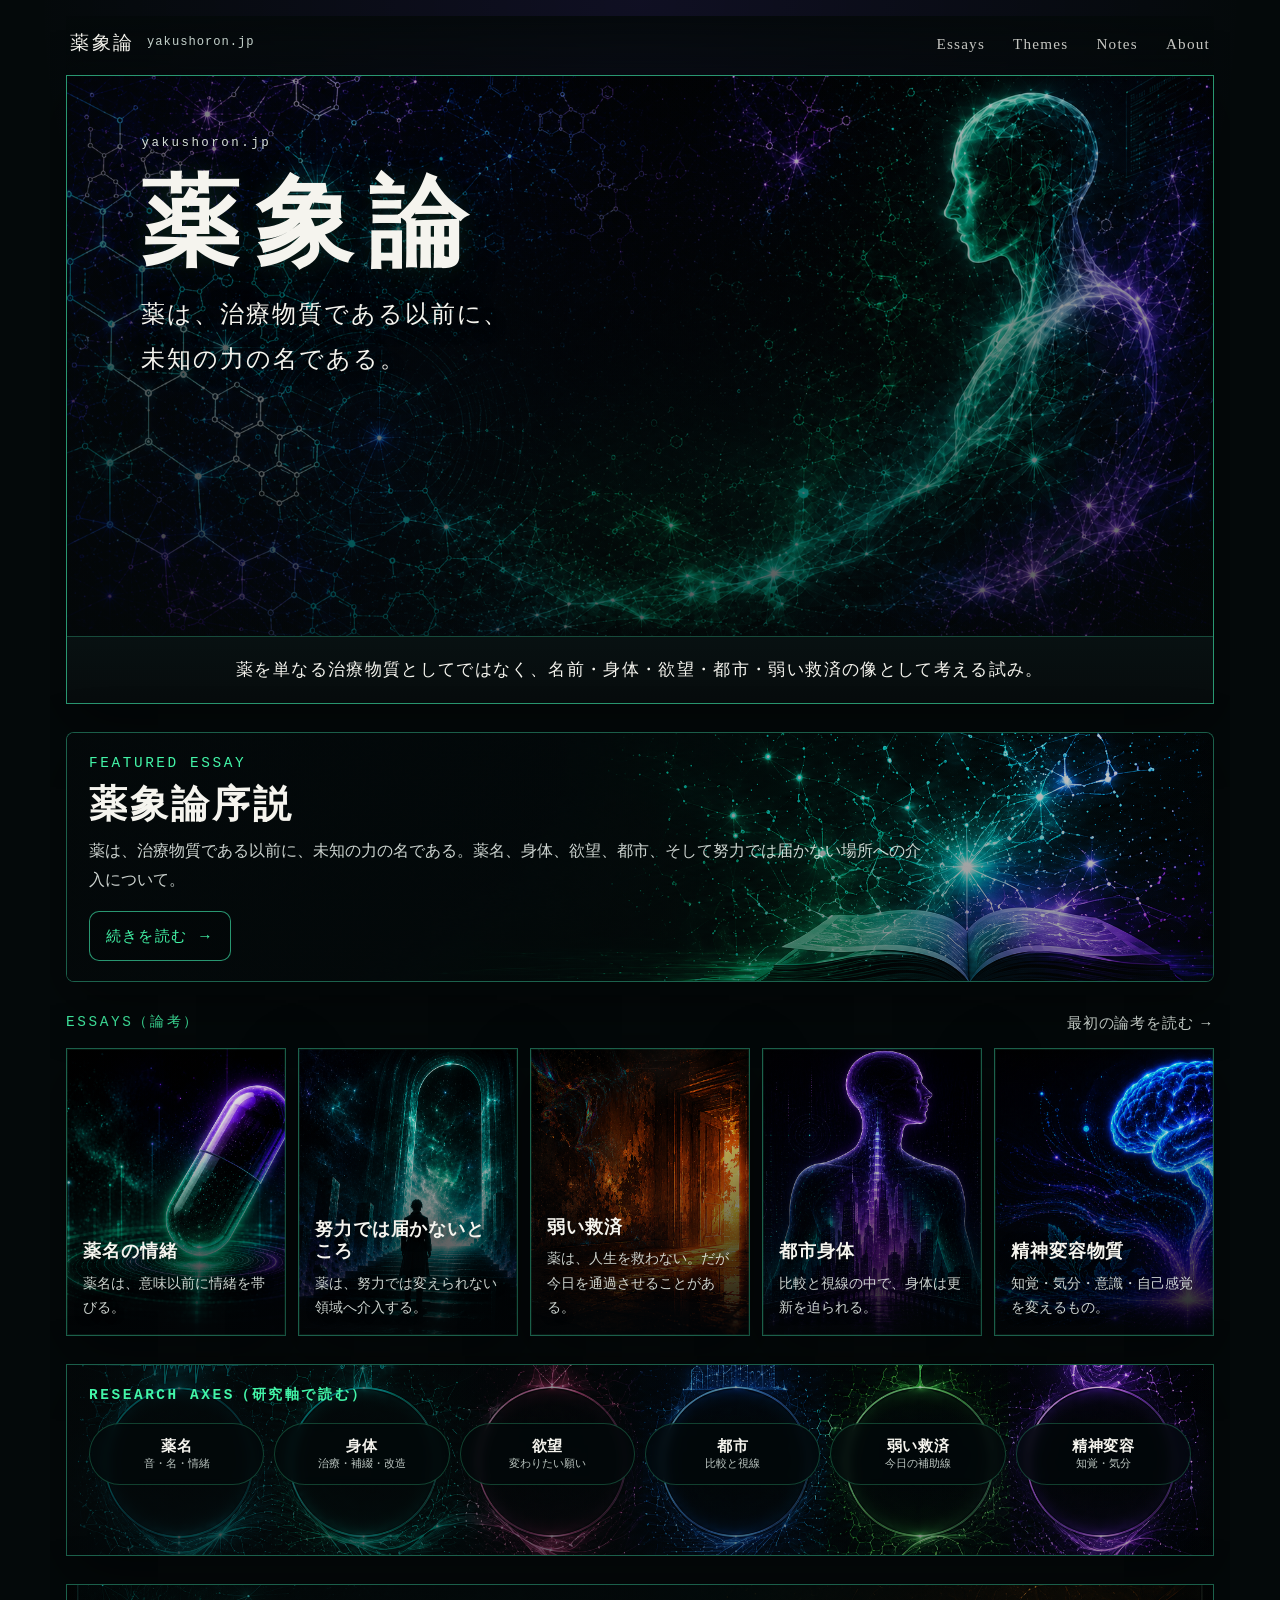
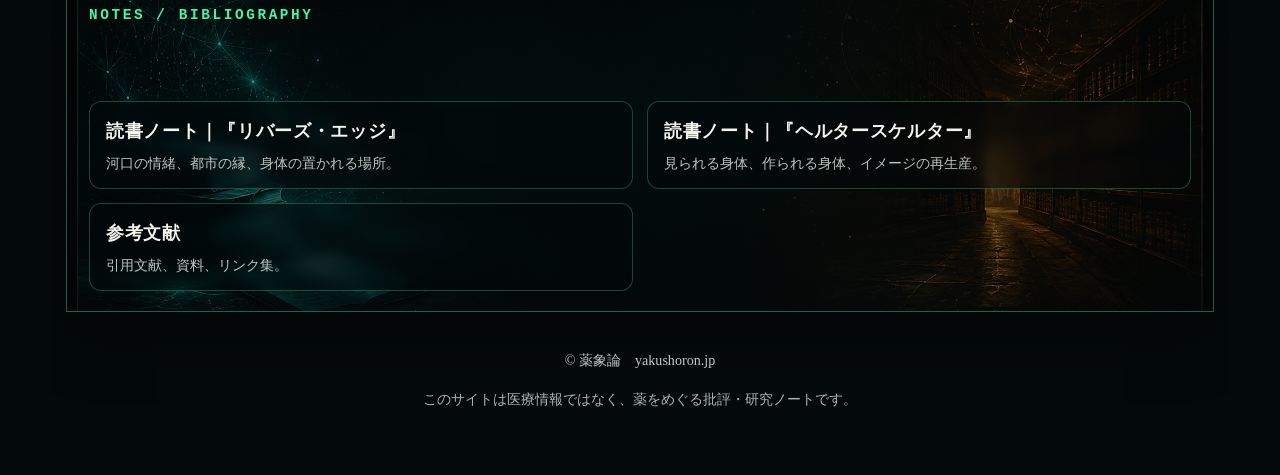
<file: site/index.html>
<!doctype html>
<html lang="ja">
<head>
  <meta charset="utf-8">
  <meta name="viewport" content="width=device-width, initial-scale=1">
  <title>薬象論｜薬は、治療物質である以前に、未知の力の名である</title>
  <meta name="description" content="薬を単なる治療物質としてではなく、名前・身体・欲望・都市・弱い救済の像として考える批評・研究ノート。">
  <meta name="robots" content="index,follow">
  <link rel="canonical" href="https://yakushoron.jp/">
  <meta property="og:type" content="website">
  <meta property="og:site_name" content="薬象論">
  <meta property="og:title" content="薬象論｜薬は、治療物質である以前に、未知の力の名である">
  <meta property="og:description" content="薬を単なる治療物質としてではなく、名前・身体・欲望・都市・弱い救済の像として考える批評・研究ノート。">
  <meta property="og:url" content="https://yakushoron.jp/">
  <meta property="og:image" content="https://yakushoron.jp/assets/images/hero-main-clean.png">
  <meta property="og:image:alt" content="薬象論のキービジュアル">
  <meta name="twitter:card" content="summary_large_image">
  <meta name="theme-color" content="#030706">
  <link rel="icon" href="./assets/favicon.svg" type="image/svg+xml">
  <link rel="stylesheet" href="./css/style.css">
</head>
<body>
  <div class="page">
    <header class="topbar">
      <a class="brand" href="./index.html">薬象論 <small>yakushoron.jp</small></a>
      <nav class="nav">
        <a href="#essays">Essays</a>
        <a href="#axes">Themes</a>
        <a href="#notes">Notes</a>
        <a href="./pages/introduction.html">About</a>
      </nav>
      <div class="menu-button">☰</div>
    </header>

    <section class="hero-card">
      <div class="hero-media">
        <div class="hero-copy">
          <p class="hero-domain">yakushoron.jp</p>
          <h1 class="hero-title">薬象論</h1>
          <p class="hero-lead">薬は、治療物質である以前に、<br>未知の力の名である。</p>
        </div>
      </div>
      <p class="hero-intro">薬を単なる治療物質としてではなく、名前・身体・欲望・都市・弱い救済の像として考える試み。</p>
    </section>

    <section class="section" id="featured">
      <a class="card feature-banner" href="./pages/introduction.html">
        <div class="feature-banner-image">
          <div class="feature-overlay">
            <p class="feature-kicker">Featured Essay</p>
            <h2 class="feature-title">薬象論序説</h2>
            <p class="feature-desc">薬は、治療物質である以前に、未知の力の名である。薬名、身体、欲望、都市、そして努力では届かない場所への介入について。</p>
            <span class="btn">続きを読む <span>→</span></span>
          </div>
        </div>
      </a>
    </section>

    <section class="section" id="essays">
      <div class="section-head">
        <p class="section-kicker">Essays（論考）</p>
        <a class="section-link" href="./pages/yakumei-no-jocho.html">最初の論考を読む →</a>
      </div>
      <div class="essay-grid">
        <a class="card essay-card essay-card-overlay" href="./pages/yakumei-no-jocho.html">
          <div class="essay-thumb" style="background-image:url('./assets/images/essay-yakumei-clean.png')">
            <div class="essay-overlay">
              <h3 class="essay-overlay-title">薬名の情緒</h3>
              <p class="essay-overlay-copy">薬名は、意味以前に情緒を帯びる。</p>
            </div>
          </div>
        </a>
        <a class="card essay-card essay-card-overlay" href="./pages/doryoku-no-hate.html">
          <div class="essay-thumb" style="background-image:url('./assets/images/essay-doryoku-clean.png')">
            <div class="essay-overlay">
              <h3 class="essay-overlay-title">努力では届かないところ</h3>
              <p class="essay-overlay-copy">薬は、努力では変えられない領域へ介入する。</p>
            </div>
          </div>
        </a>
        <article class="card essay-card essay-card-overlay essay-yowai-card">
          <div class="essay-thumb" style="background-image:url('./assets/images/essay-yowai-clean.png')">
            <div class="essay-overlay">
              <h3 class="essay-overlay-title">弱い救済</h3>
              <p class="essay-overlay-copy">薬は、人生を救わない。だが今日を通過させることがある。</p>
            </div>
          </div>
        </article>
        <article class="card essay-card essay-card-overlay">
          <div class="essay-thumb" style="background-image:url('./assets/images/essay-toshi-clean.png')">
            <div class="essay-overlay">
              <h3 class="essay-overlay-title">都市身体</h3>
              <p class="essay-overlay-copy">比較と視線の中で、身体は更新を迫られる。</p>
            </div>
          </div>
        </article>
        <article class="card essay-card essay-card-overlay">
          <div class="essay-thumb" style="background-image:url('./assets/images/essay-seishin-clean.png')">
            <div class="essay-overlay">
              <h3 class="essay-overlay-title">精神変容物質</h3>
              <p class="essay-overlay-copy">知覚・気分・意識・自己感覚を変えるもの。</p>
            </div>
          </div>
        </article>
      </div>
    </section>

    <section class="section" id="axes">
      <div class="card axes-banner">
        <div class="axes-banner-image">
          <div class="axes-overlay">
            <h2 class="section-kicker axes-heading">Research Axes（研究軸で読む）</h2>
            <div class="axes-pills">
              <a class="axis-pill" href="#essays"><strong>薬名</strong><span>音・名・情緒</span></a>
              <a class="axis-pill" href="#essays"><strong>身体</strong><span>治療・補綴・改造</span></a>
              <a class="axis-pill" href="#essays"><strong>欲望</strong><span>変わりたい願い</span></a>
              <a class="axis-pill" href="#essays"><strong>都市</strong><span>比較と視線</span></a>
              <a class="axis-pill" href="#essays"><strong>弱い救済</strong><span>今日の補助線</span></a>
              <a class="axis-pill" href="#essays"><strong>精神変容</strong><span>知覚・気分</span></a>
            </div>
          </div>
        </div>
      </div>
    </section>

    <section class="section" id="notes">
      <div class="card notes-banner">
        <div class="notes-banner-image">
          <div class="notes-overlay">
            <h2 class="section-kicker notes-heading">Notes / Bibliography</h2>
            <div class="notes-links">
              <a class="note-banner-link" href="./pages/reading-rivers-edge-kakou.html"><strong>読書ノート｜『リバーズ・エッジ』</strong><span>河口の情緒、都市の縁、身体の置かれる場所。</span></a>
              <a class="note-banner-link" href="./pages/reading-helter-skelter-body-image.html"><strong>読書ノート｜『ヘルタースケルター』</strong><span>見られる身体、作られる身体、イメージの再生産。</span></a>
              <a class="note-banner-link" href="./pages/bibliography.html"><strong>参考文献</strong><span>引用文献、資料、リンク集。</span></a>
            </div>
          </div>
        </div>
      </div>
    </section>

    <footer class="footer">
      <p>© 薬象論　yakushoron.jp</p>
      <p class="muted">このサイトは医療情報ではなく、薬をめぐる批評・研究ノートです。</p>
    </footer>
  </div>
</body>
</html>
</file>
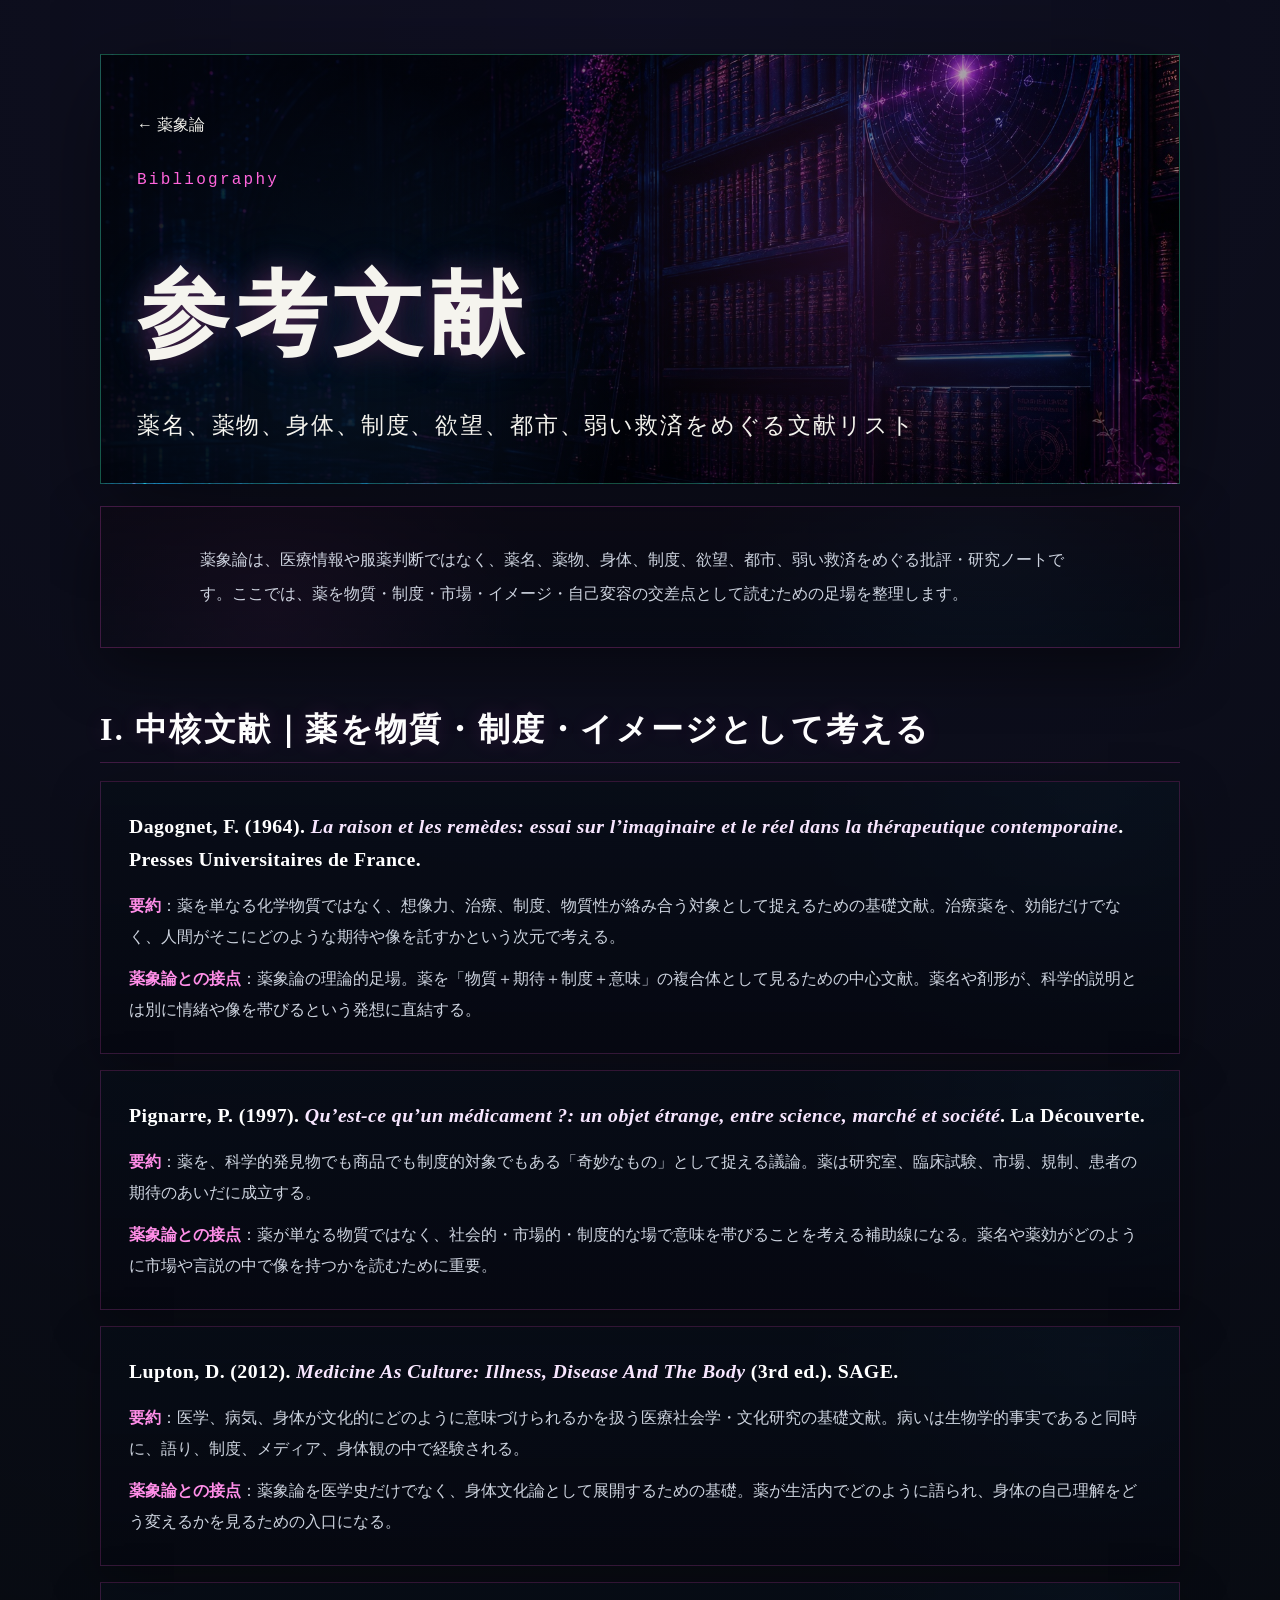
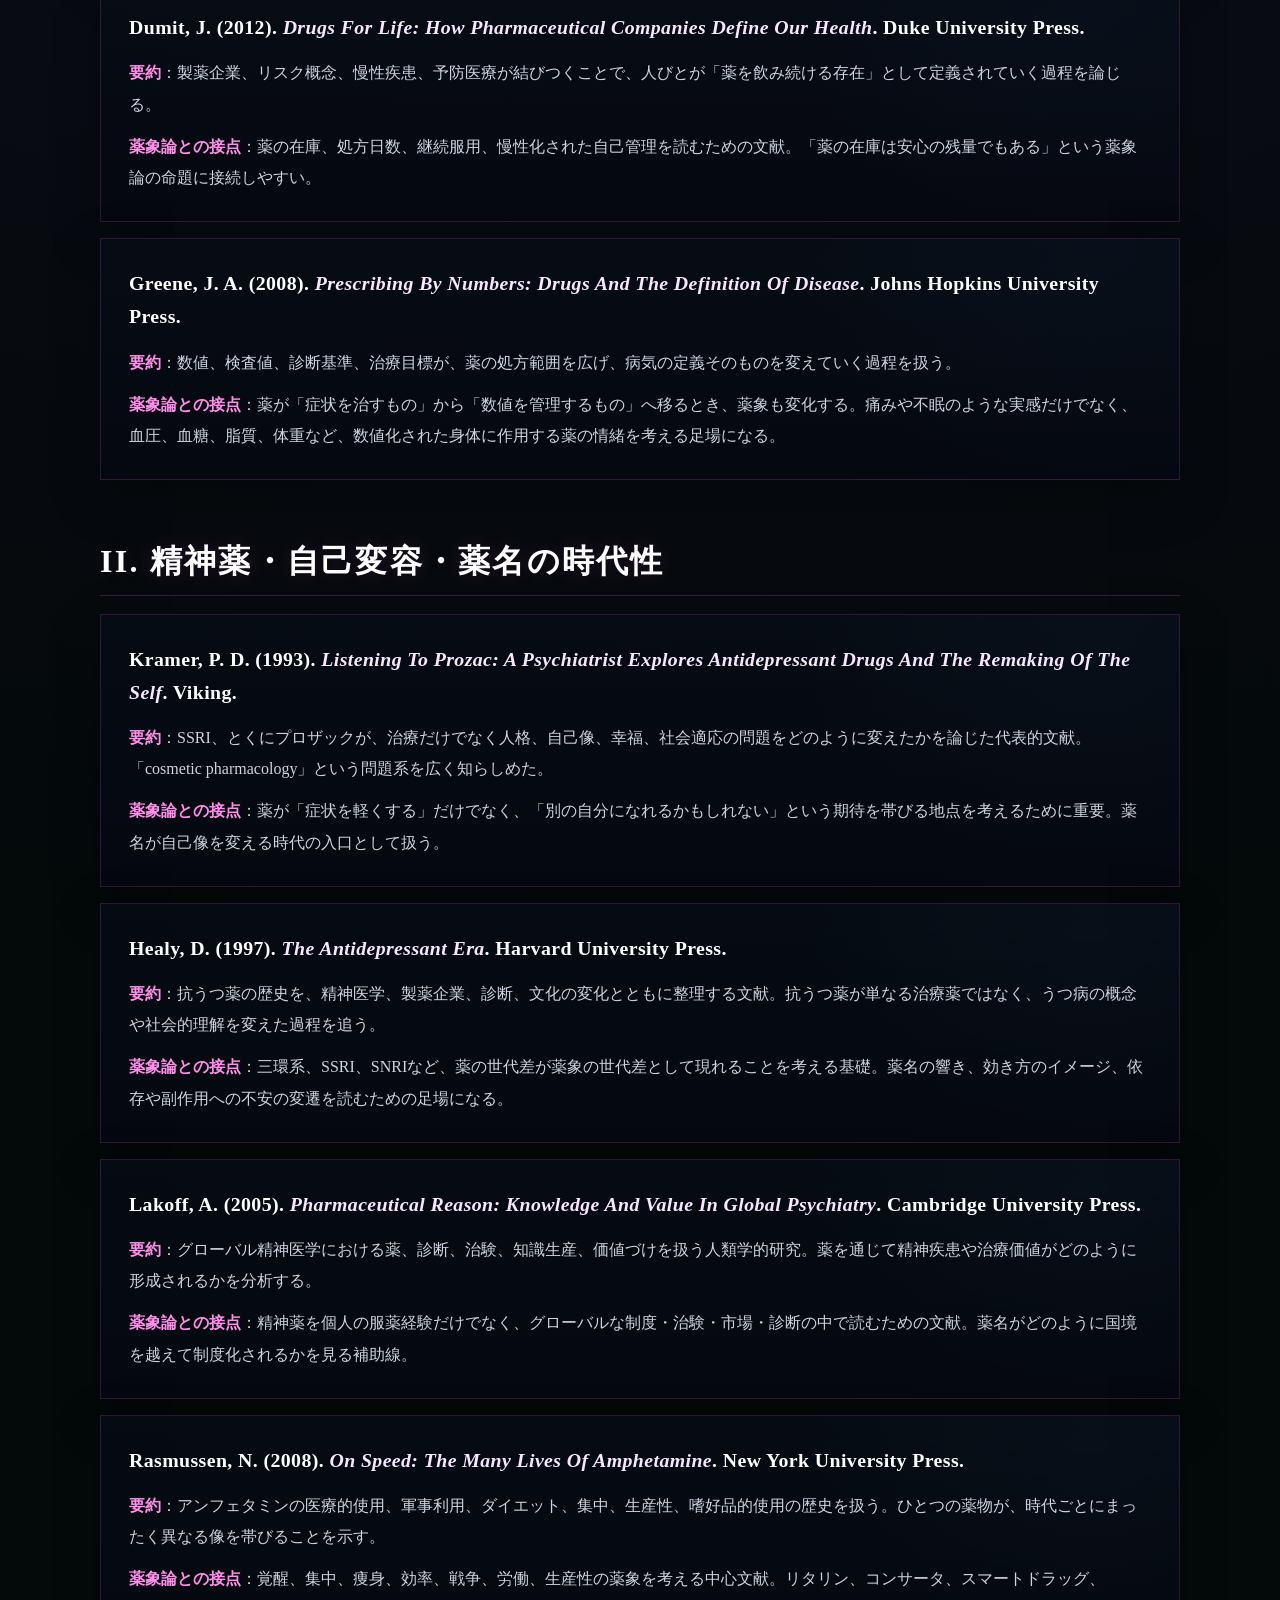
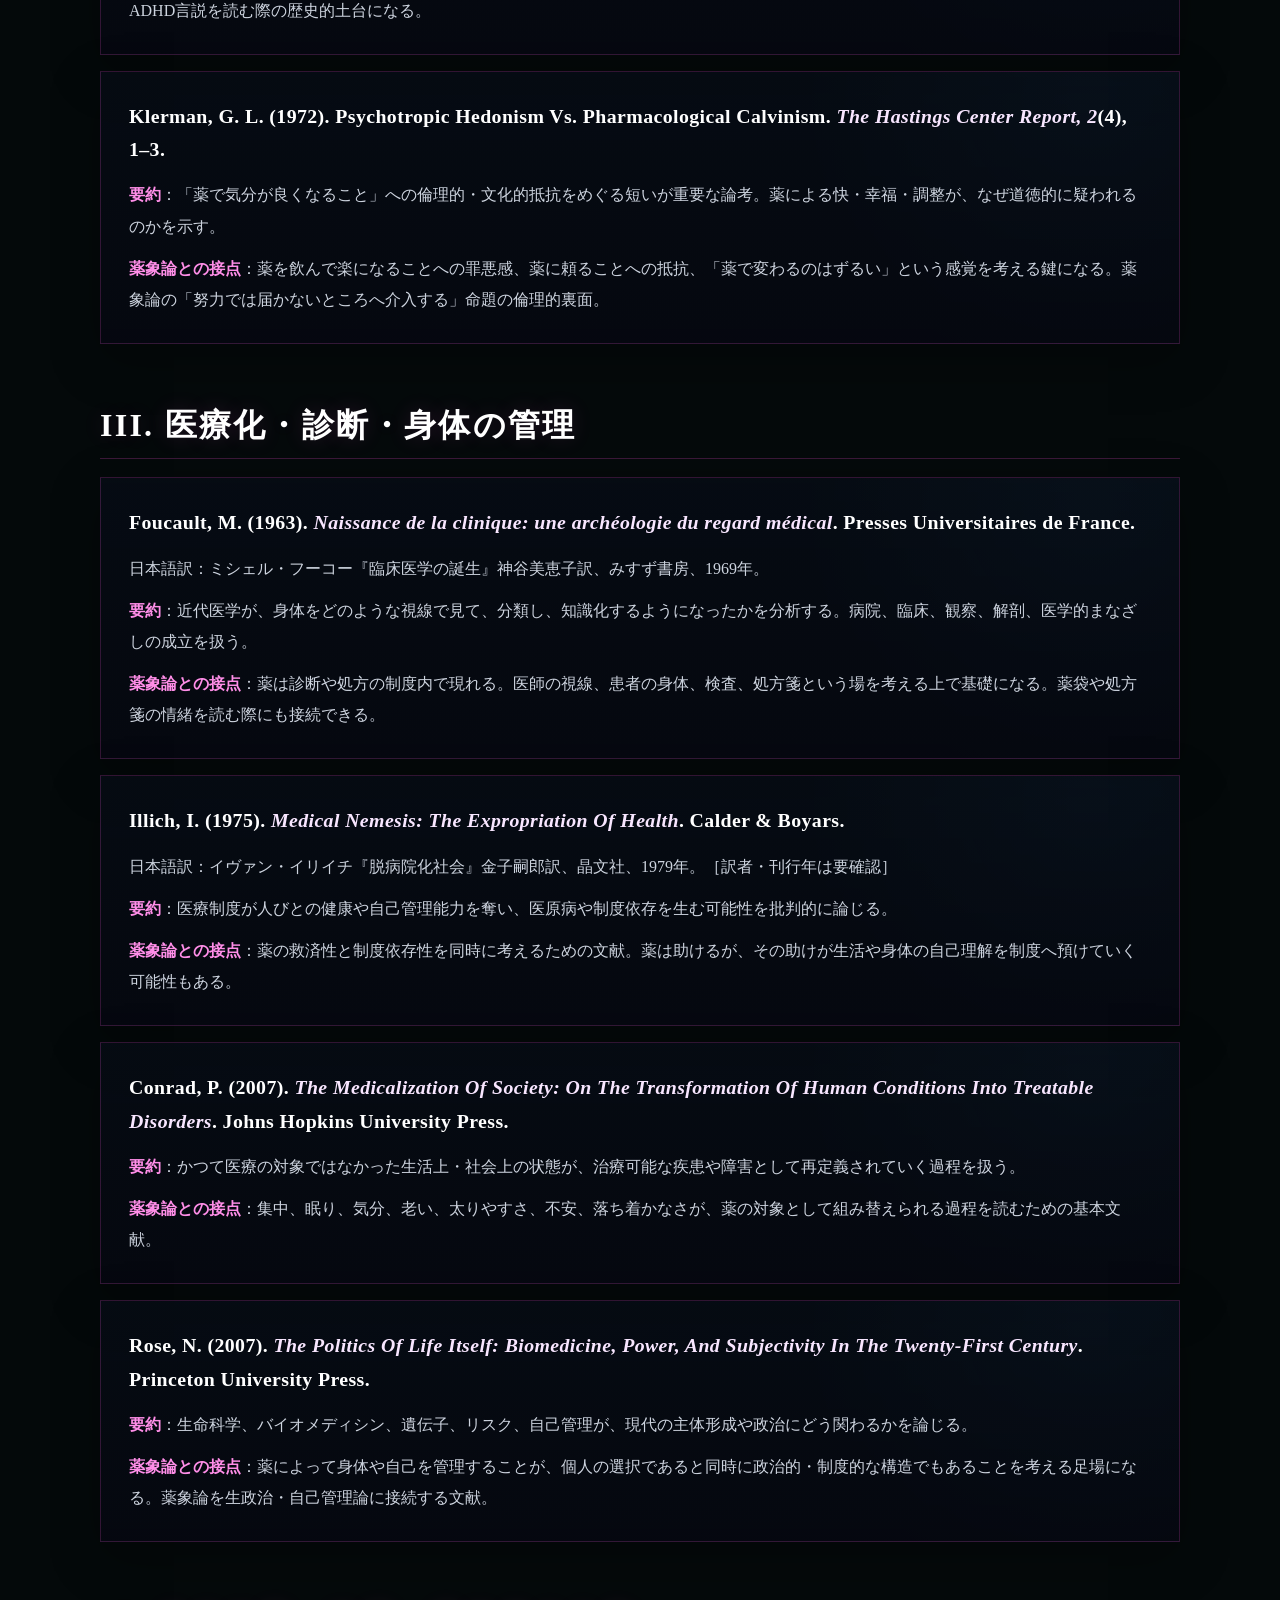
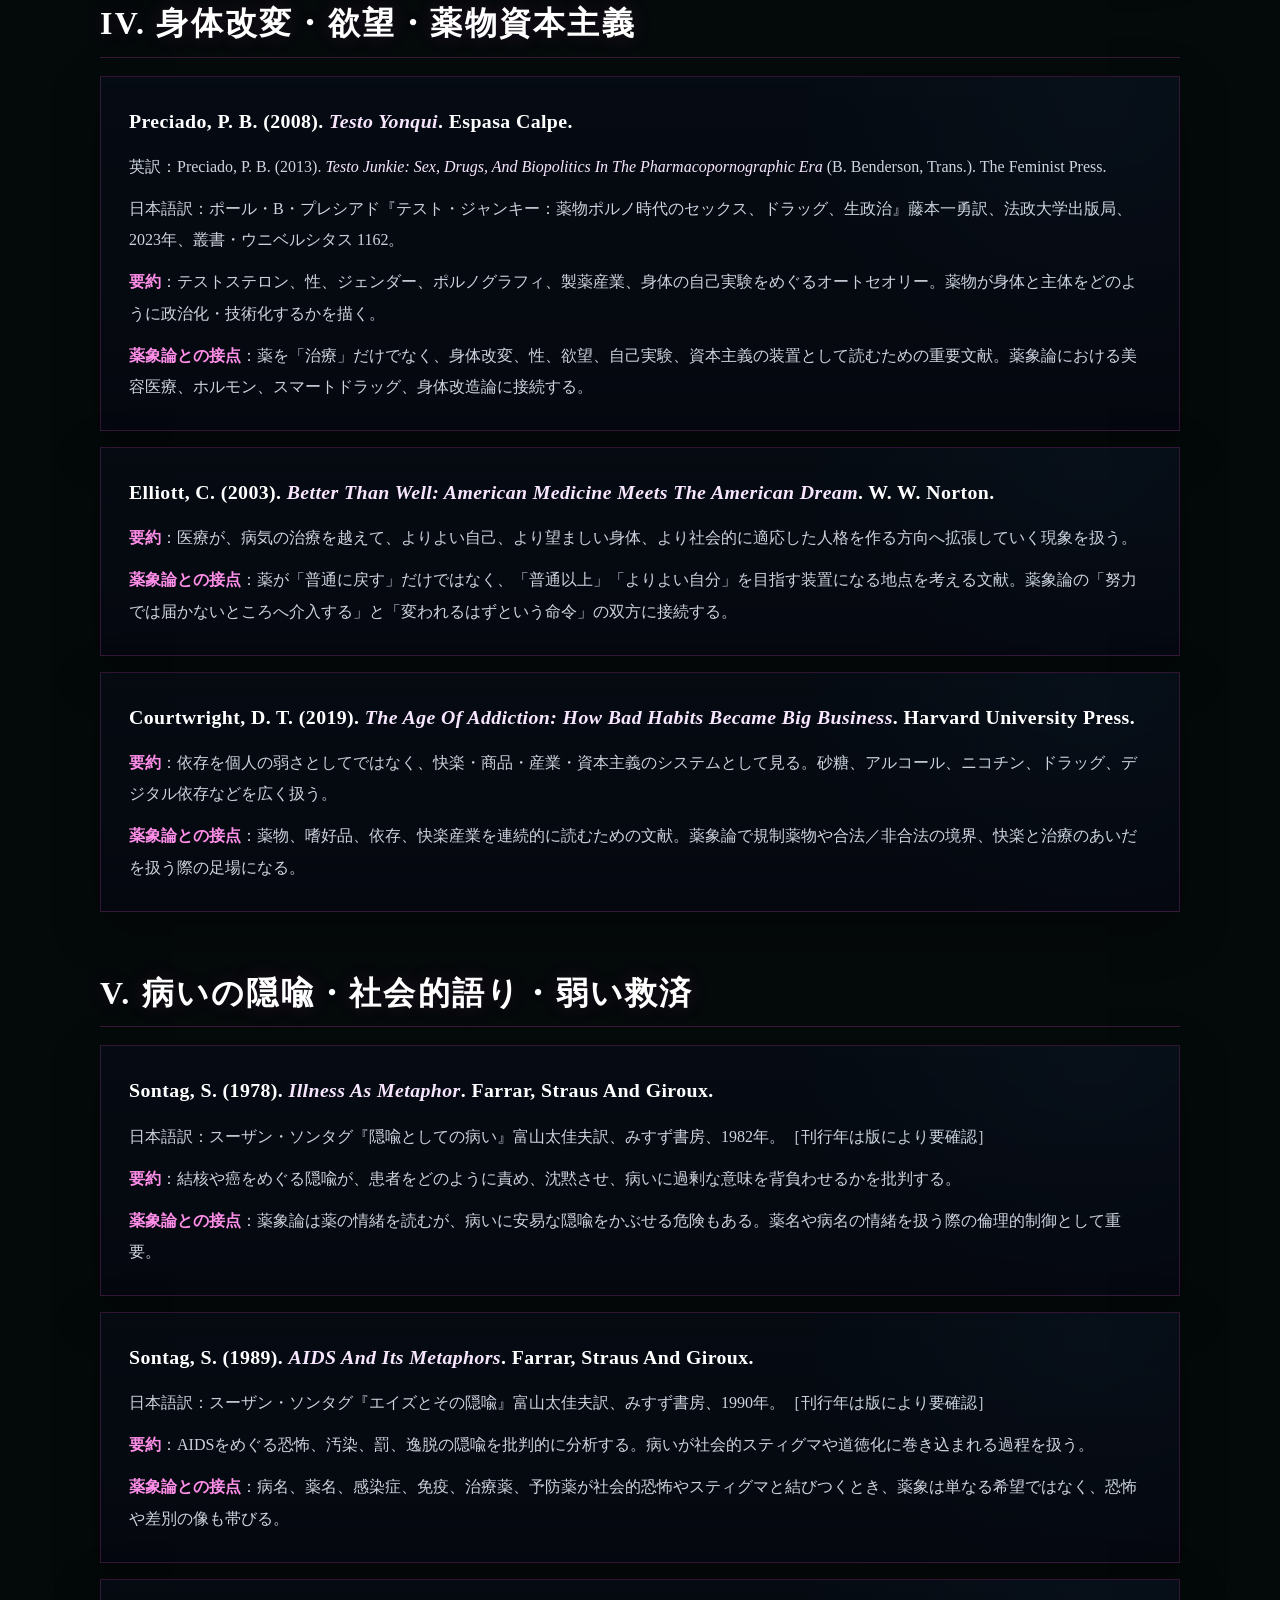
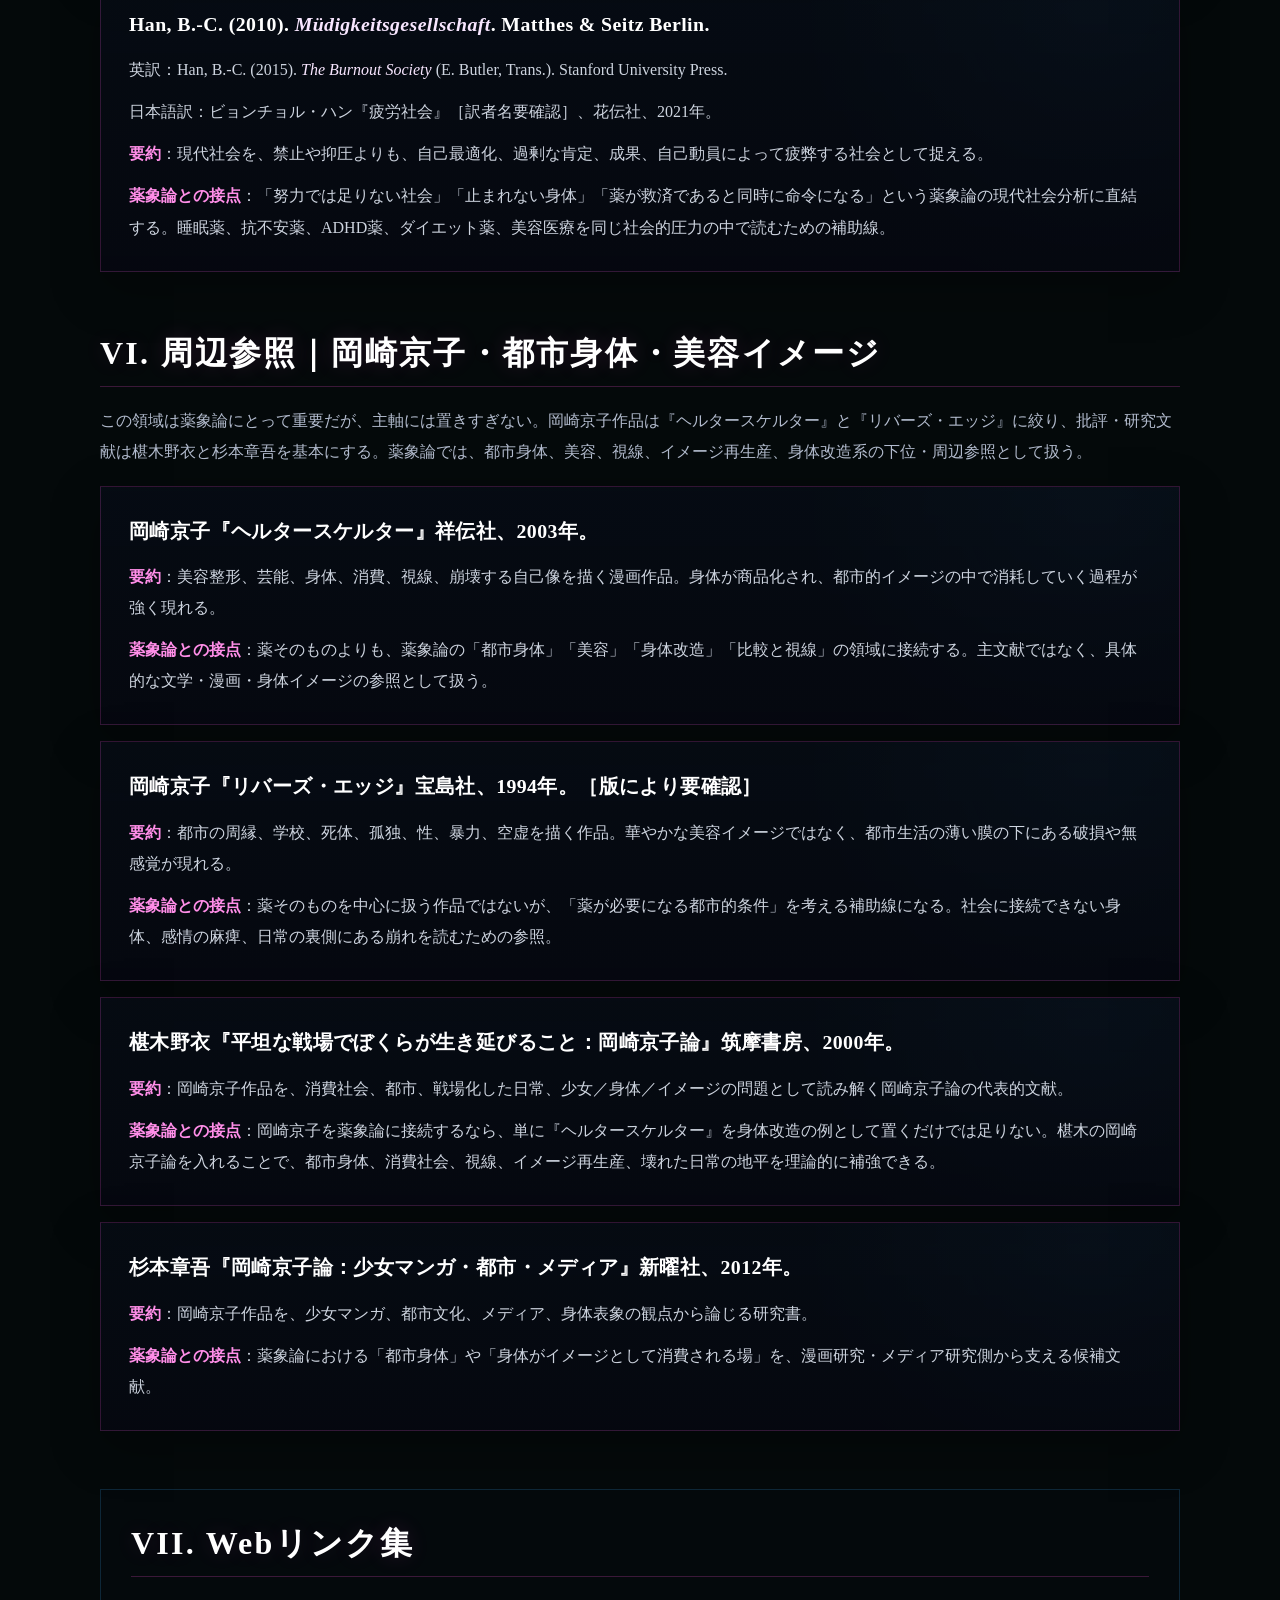
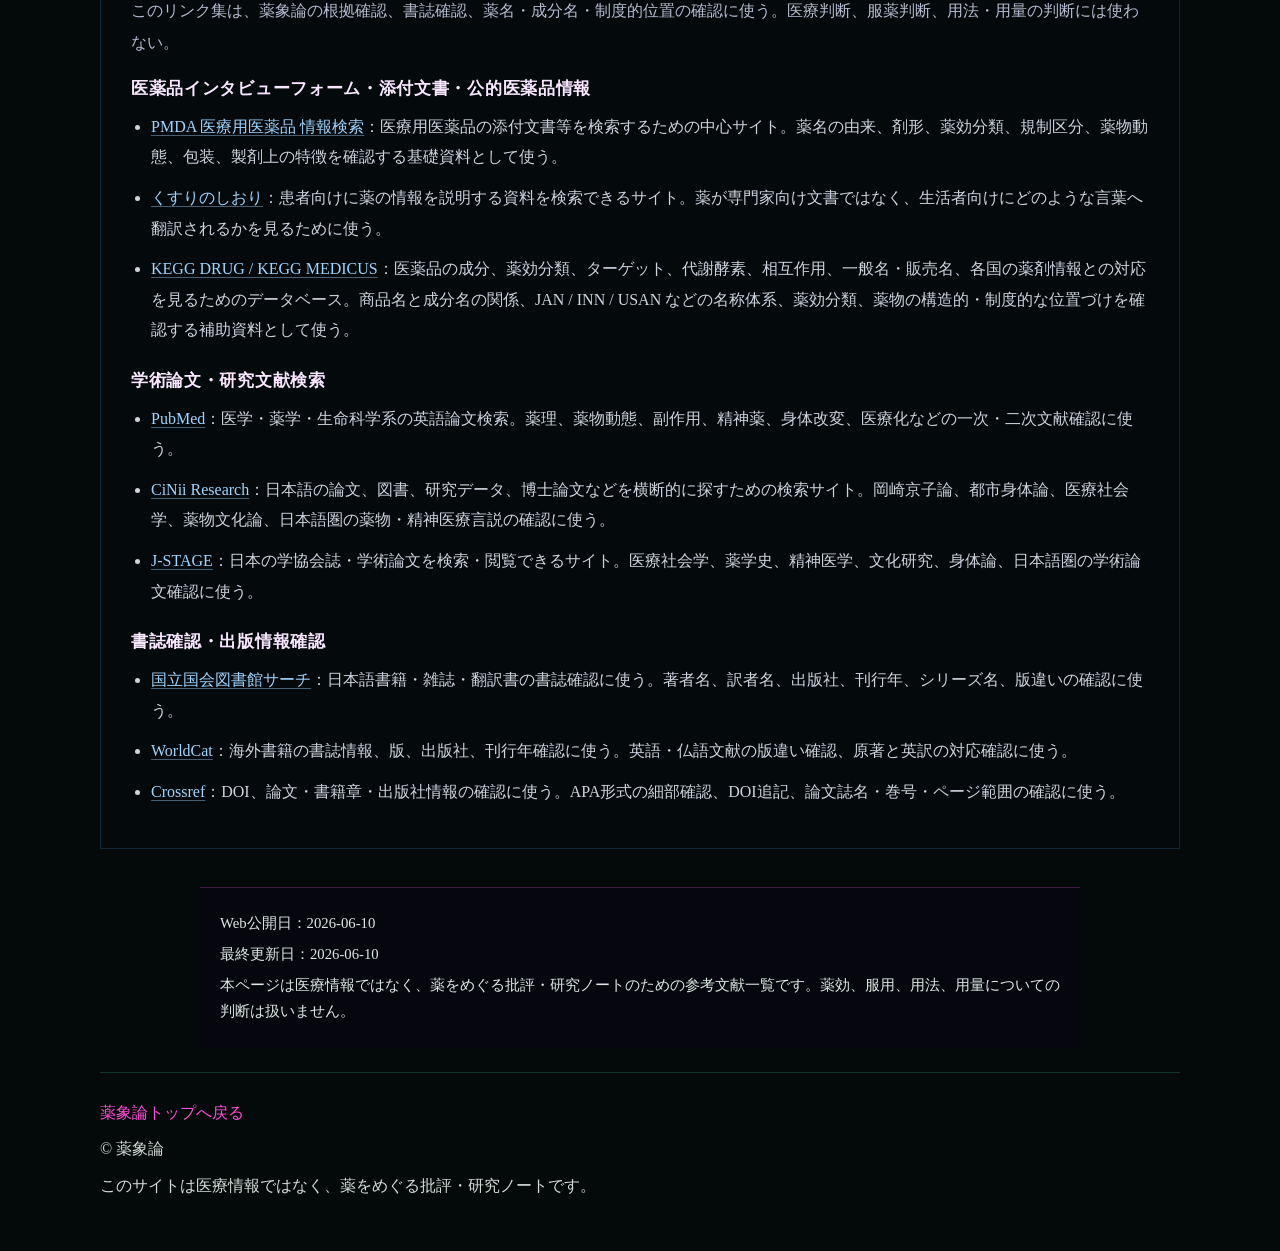
<file: site/pages/bibliography.html>
<!doctype html>
<html lang="ja">
<head>
  <meta charset="utf-8">
  <meta name="viewport" content="width=device-width, initial-scale=1">
  <title>参考文献｜薬象論</title>
  <meta name="description" content="薬象論の理論的足場となる参考文献リスト。薬名、薬物、身体、制度、欲望、都市、弱い救済をめぐる批評・研究上の文献とWeb資料を整理する。">
  <meta name="robots" content="index,follow">
  <link rel="canonical" href="https://yakushoron.jp/pages/bibliography.html">
  <link rel="stylesheet" href="../css/style.css">
  <link rel="stylesheet" href="../css/bibliography.css">
  <link rel="icon" href="../assets/favicon.svg" type="image/svg+xml">
  <meta property="og:type" content="article">
  <meta property="og:site_name" content="薬象論">
  <meta property="og:title" content="参考文献｜薬象論">
  <meta property="og:description" content="薬象論の理論的足場となる参考文献リスト。薬名、薬物、身体、制度、欲望、都市、弱い救済をめぐる批評・研究上の文献とWeb資料を整理する。">
  <meta property="og:url" content="https://yakushoron.jp/pages/bibliography.html">
  <meta property="og:image" content="https://yakushoron.jp/assets/images/bibliography-hero.jpg">
  <meta property="og:image:alt" content="薬象論の参考文献ページのキービジュアル">
  <meta name="twitter:card" content="summary_large_image">
  <meta name="theme-color" content="#030706">
</head>
<body>
  <div class="page bibliography-page">
    <header class="essay-visual bibliography-visual">
      <a class="back-link" href="../index.html">← 薬象論</a>
      <div class="essay-visual-inner bibliography-visual-inner">
        <p class="article-kicker">Bibliography</p>
        <h1 class="essay-title">参考文献</h1>
        <p class="essay-subtitle">薬名、薬物、身体、制度、欲望、都市、弱い救済をめぐる文献リスト</p>
      </div>
    </header>

    <main class="article-wrap bibliography-wrap">
      <section class="bibliography-intro card">
        <p>薬象論は、医療情報や服薬判断ではなく、薬名、薬物、身体、制度、欲望、都市、弱い救済をめぐる批評・研究ノートです。ここでは、薬を物質・制度・市場・イメージ・自己変容の交差点として読むための足場を整理します。</p>
      </section>

      <section class="bibliography-section" aria-labelledby="core">
        <h2 id="core">I. 中核文献｜薬を物質・制度・イメージとして考える</h2>
        <div class="reference-list">
          <article class="reference-block"><h3>Dagognet, F. (1964). <cite>La raison et les remèdes: essai sur l’imaginaire et le réel dans la thérapeutique contemporaine</cite>. Presses Universitaires de France.</h3><p><strong>要約</strong>：薬を単なる化学物質ではなく、想像力、治療、制度、物質性が絡み合う対象として捉えるための基礎文献。治療薬を、効能だけでなく、人間がそこにどのような期待や像を託すかという次元で考える。</p><p><strong>薬象論との接点</strong>：薬象論の理論的足場。薬を「物質＋期待＋制度＋意味」の複合体として見るための中心文献。薬名や剤形が、科学的説明とは別に情緒や像を帯びるという発想に直結する。</p></article>
          <article class="reference-block"><h3>Pignarre, P. (1997). <cite>Qu’est-ce qu’un médicament ?: un objet étrange, entre science, marché et société</cite>. La Découverte.</h3><p><strong>要約</strong>：薬を、科学的発見物でも商品でも制度的対象でもある「奇妙なもの」として捉える議論。薬は研究室、臨床試験、市場、規制、患者の期待のあいだに成立する。</p><p><strong>薬象論との接点</strong>：薬が単なる物質ではなく、社会的・市場的・制度的な場で意味を帯びることを考える補助線になる。薬名や薬効がどのように市場や言説の中で像を持つかを読むために重要。</p></article>
          <article class="reference-block"><h3>Lupton, D. (2012). <cite>Medicine As Culture: Illness, Disease And The Body</cite> (3rd ed.). SAGE.</h3><p><strong>要約</strong>：医学、病気、身体が文化的にどのように意味づけられるかを扱う医療社会学・文化研究の基礎文献。病いは生物学的事実であると同時に、語り、制度、メディア、身体観の中で経験される。</p><p><strong>薬象論との接点</strong>：薬象論を医学史だけでなく、身体文化論として展開するための基礎。薬が生活内でどのように語られ、身体の自己理解をどう変えるかを見るための入口になる。</p></article>
          <article class="reference-block"><h3>Dumit, J. (2012). <cite>Drugs For Life: How Pharmaceutical Companies Define Our Health</cite>. Duke University Press.</h3><p><strong>要約</strong>：製薬企業、リスク概念、慢性疾患、予防医療が結びつくことで、人びとが「薬を飲み続ける存在」として定義されていく過程を論じる。</p><p><strong>薬象論との接点</strong>：薬の在庫、処方日数、継続服用、慢性化された自己管理を読むための文献。「薬の在庫は安心の残量でもある」という薬象論の命題に接続しやすい。</p></article>
          <article class="reference-block"><h3>Greene, J. A. (2008). <cite>Prescribing By Numbers: Drugs And The Definition Of Disease</cite>. Johns Hopkins University Press.</h3><p><strong>要約</strong>：数値、検査値、診断基準、治療目標が、薬の処方範囲を広げ、病気の定義そのものを変えていく過程を扱う。</p><p><strong>薬象論との接点</strong>：薬が「症状を治すもの」から「数値を管理するもの」へ移るとき、薬象も変化する。痛みや不眠のような実感だけでなく、血圧、血糖、脂質、体重など、数値化された身体に作用する薬の情緒を考える足場になる。</p></article>
        </div>
      </section>

      <section class="bibliography-section" aria-labelledby="psyche"><h2 id="psyche">II. 精神薬・自己変容・薬名の時代性</h2><div class="reference-list">
        <article class="reference-block"><h3>Kramer, P. D. (1993). <cite>Listening To Prozac: A Psychiatrist Explores Antidepressant Drugs And The Remaking Of The Self</cite>. Viking.</h3><p><strong>要約</strong>：SSRI、とくにプロザックが、治療だけでなく人格、自己像、幸福、社会適応の問題をどのように変えたかを論じた代表的文献。「cosmetic pharmacology」という問題系を広く知らしめた。</p><p><strong>薬象論との接点</strong>：薬が「症状を軽くする」だけでなく、「別の自分になれるかもしれない」という期待を帯びる地点を考えるために重要。薬名が自己像を変える時代の入口として扱う。</p></article>
        <article class="reference-block"><h3>Healy, D. (1997). <cite>The Antidepressant Era</cite>. Harvard University Press.</h3><p><strong>要約</strong>：抗うつ薬の歴史を、精神医学、製薬企業、診断、文化の変化とともに整理する文献。抗うつ薬が単なる治療薬ではなく、うつ病の概念や社会的理解を変えた過程を追う。</p><p><strong>薬象論との接点</strong>：三環系、SSRI、SNRIなど、薬の世代差が薬象の世代差として現れることを考える基礎。薬名の響き、効き方のイメージ、依存や副作用への不安の変遷を読むための足場になる。</p></article>
        <article class="reference-block"><h3>Lakoff, A. (2005). <cite>Pharmaceutical Reason: Knowledge And Value In Global Psychiatry</cite>. Cambridge University Press.</h3><p><strong>要約</strong>：グローバル精神医学における薬、診断、治験、知識生産、価値づけを扱う人類学的研究。薬を通じて精神疾患や治療価値がどのように形成されるかを分析する。</p><p><strong>薬象論との接点</strong>：精神薬を個人の服薬経験だけでなく、グローバルな制度・治験・市場・診断の中で読むための文献。薬名がどのように国境を越えて制度化されるかを見る補助線。</p></article>
        <article class="reference-block"><h3>Rasmussen, N. (2008). <cite>On Speed: The Many Lives Of Amphetamine</cite>. New York University Press.</h3><p><strong>要約</strong>：アンフェタミンの医療的使用、軍事利用、ダイエット、集中、生産性、嗜好品的使用の歴史を扱う。ひとつの薬物が、時代ごとにまったく異なる像を帯びることを示す。</p><p><strong>薬象論との接点</strong>：覚醒、集中、痩身、効率、戦争、労働、生産性の薬象を考える中心文献。リタリン、コンサータ、スマートドラッグ、ADHD言説を読む際の歴史的土台になる。</p></article>
        <article class="reference-block"><h3>Klerman, G. L. (1972). Psychotropic Hedonism Vs. Pharmacological Calvinism. <cite>The Hastings Center Report, 2</cite>(4), 1–3.</h3><p><strong>要約</strong>：「薬で気分が良くなること」への倫理的・文化的抵抗をめぐる短いが重要な論考。薬による快・幸福・調整が、なぜ道徳的に疑われるのかを示す。</p><p><strong>薬象論との接点</strong>：薬を飲んで楽になることへの罪悪感、薬に頼ることへの抵抗、「薬で変わるのはずるい」という感覚を考える鍵になる。薬象論の「努力では届かないところへ介入する」命題の倫理的裏面。</p></article>
      </div></section>

      <section class="bibliography-section" aria-labelledby="medicalization"><h2 id="medicalization">III. 医療化・診断・身体の管理</h2><div class="reference-list">
        <article class="reference-block"><h3>Foucault, M. (1963). <cite>Naissance de la clinique: une archéologie du regard médical</cite>. Presses Universitaires de France.</h3><p>日本語訳：ミシェル・フーコー『臨床医学の誕生』神谷美恵子訳、みすず書房、1969年。</p><p><strong>要約</strong>：近代医学が、身体をどのような視線で見て、分類し、知識化するようになったかを分析する。病院、臨床、観察、解剖、医学的まなざしの成立を扱う。</p><p><strong>薬象論との接点</strong>：薬は診断や処方の制度内で現れる。医師の視線、患者の身体、検査、処方箋という場を考える上で基礎になる。薬袋や処方箋の情緒を読む際にも接続できる。</p></article>
        <article class="reference-block"><h3>Illich, I. (1975). <cite>Medical Nemesis: The Expropriation Of Health</cite>. Calder &amp; Boyars.</h3><p>日本語訳：イヴァン・イリイチ『脱病院化社会』金子嗣郎訳、晶文社、1979年。［訳者・刊行年は要確認］</p><p><strong>要約</strong>：医療制度が人びとの健康や自己管理能力を奪い、医原病や制度依存を生む可能性を批判的に論じる。</p><p><strong>薬象論との接点</strong>：薬の救済性と制度依存性を同時に考えるための文献。薬は助けるが、その助けが生活や身体の自己理解を制度へ預けていく可能性もある。</p></article>
        <article class="reference-block"><h3>Conrad, P. (2007). <cite>The Medicalization Of Society: On The Transformation Of Human Conditions Into Treatable Disorders</cite>. Johns Hopkins University Press.</h3><p><strong>要約</strong>：かつて医療の対象ではなかった生活上・社会上の状態が、治療可能な疾患や障害として再定義されていく過程を扱う。</p><p><strong>薬象論との接点</strong>：集中、眠り、気分、老い、太りやすさ、不安、落ち着かなさが、薬の対象として組み替えられる過程を読むための基本文献。</p></article>
        <article class="reference-block"><h3>Rose, N. (2007). <cite>The Politics Of Life Itself: Biomedicine, Power, And Subjectivity In The Twenty-First Century</cite>. Princeton University Press.</h3><p><strong>要約</strong>：生命科学、バイオメディシン、遺伝子、リスク、自己管理が、現代の主体形成や政治にどう関わるかを論じる。</p><p><strong>薬象論との接点</strong>：薬によって身体や自己を管理することが、個人の選択であると同時に政治的・制度的な構造でもあることを考える足場になる。薬象論を生政治・自己管理論に接続する文献。</p></article>
      </div></section>

      <section class="bibliography-section" aria-labelledby="body-modification"><h2 id="body-modification">IV. 身体改変・欲望・薬物資本主義</h2><div class="reference-list">
        <article class="reference-block"><h3>Preciado, P. B. (2008). <cite>Testo Yonqui</cite>. Espasa Calpe.</h3><p>英訳：Preciado, P. B. (2013). <cite>Testo Junkie: Sex, Drugs, And Biopolitics In The Pharmacopornographic Era</cite> (B. Benderson, Trans.). The Feminist Press.</p><p>日本語訳：ポール・B・プレシアド『テスト・ジャンキー：薬物ポルノ時代のセックス、ドラッグ、生政治』藤本一勇訳、法政大学出版局、2023年、叢書・ウニベルシタス 1162。</p><p><strong>要約</strong>：テストステロン、性、ジェンダー、ポルノグラフィ、製薬産業、身体の自己実験をめぐるオートセオリー。薬物が身体と主体をどのように政治化・技術化するかを描く。</p><p><strong>薬象論との接点</strong>：薬を「治療」だけでなく、身体改変、性、欲望、自己実験、資本主義の装置として読むための重要文献。薬象論における美容医療、ホルモン、スマートドラッグ、身体改造論に接続する。</p></article>
        <article class="reference-block"><h3>Elliott, C. (2003). <cite>Better Than Well: American Medicine Meets The American Dream</cite>. W. W. Norton.</h3><p><strong>要約</strong>：医療が、病気の治療を越えて、よりよい自己、より望ましい身体、より社会的に適応した人格を作る方向へ拡張していく現象を扱う。</p><p><strong>薬象論との接点</strong>：薬が「普通に戻す」だけではなく、「普通以上」「よりよい自分」を目指す装置になる地点を考える文献。薬象論の「努力では届かないところへ介入する」と「変われるはずという命令」の双方に接続する。</p></article>
        <article class="reference-block"><h3>Courtwright, D. T. (2019). <cite>The Age Of Addiction: How Bad Habits Became Big Business</cite>. Harvard University Press.</h3><p><strong>要約</strong>：依存を個人の弱さとしてではなく、快楽・商品・産業・資本主義のシステムとして見る。砂糖、アルコール、ニコチン、ドラッグ、デジタル依存などを広く扱う。</p><p><strong>薬象論との接点</strong>：薬物、嗜好品、依存、快楽産業を連続的に読むための文献。薬象論で規制薬物や合法／非合法の境界、快楽と治療のあいだを扱う際の足場になる。</p></article>
      </div></section>

      <section class="bibliography-section" aria-labelledby="metaphor"><h2 id="metaphor">V. 病いの隠喩・社会的語り・弱い救済</h2><div class="reference-list">
        <article class="reference-block"><h3>Sontag, S. (1978). <cite>Illness As Metaphor</cite>. Farrar, Straus And Giroux.</h3><p>日本語訳：スーザン・ソンタグ『隠喩としての病い』富山太佳夫訳、みすず書房、1982年。［刊行年は版により要確認］</p><p><strong>要約</strong>：結核や癌をめぐる隠喩が、患者をどのように責め、沈黙させ、病いに過剰な意味を背負わせるかを批判する。</p><p><strong>薬象論との接点</strong>：薬象論は薬の情緒を読むが、病いに安易な隠喩をかぶせる危険もある。薬名や病名の情緒を扱う際の倫理的制御として重要。</p></article>
        <article class="reference-block"><h3>Sontag, S. (1989). <cite>AIDS And Its Metaphors</cite>. Farrar, Straus And Giroux.</h3><p>日本語訳：スーザン・ソンタグ『エイズとその隠喩』富山太佳夫訳、みすず書房、1990年。［刊行年は版により要確認］</p><p><strong>要約</strong>：AIDSをめぐる恐怖、汚染、罰、逸脱の隠喩を批判的に分析する。病いが社会的スティグマや道徳化に巻き込まれる過程を扱う。</p><p><strong>薬象論との接点</strong>：病名、薬名、感染症、免疫、治療薬、予防薬が社会的恐怖やスティグマと結びつくとき、薬象は単なる希望ではなく、恐怖や差別の像も帯びる。</p></article>
        <article class="reference-block"><h3>Han, B.-C. (2010). <cite>Müdigkeitsgesellschaft</cite>. Matthes &amp; Seitz Berlin.</h3><p>英訳：Han, B.-C. (2015). <cite>The Burnout Society</cite> (E. Butler, Trans.). Stanford University Press.</p><p>日本語訳：ビョンチョル・ハン『疲労社会』［訳者名要確認］、花伝社、2021年。</p><p><strong>要約</strong>：現代社会を、禁止や抑圧よりも、自己最適化、過剰な肯定、成果、自己動員によって疲弊する社会として捉える。</p><p><strong>薬象論との接点</strong>：「努力では足りない社会」「止まれない身体」「薬が救済であると同時に命令になる」という薬象論の現代社会分析に直結する。睡眠薬、抗不安薬、ADHD薬、ダイエット薬、美容医療を同じ社会的圧力の中で読むための補助線。</p></article>
      </div></section>

      <section class="bibliography-section" aria-labelledby="okazaki"><h2 id="okazaki">VI. 周辺参照｜岡崎京子・都市身体・美容イメージ</h2><p class="section-lead">この領域は薬象論にとって重要だが、主軸には置きすぎない。岡崎京子作品は『ヘルタースケルター』と『リバーズ・エッジ』に絞り、批評・研究文献は椹木野衣と杉本章吾を基本にする。薬象論では、都市身体、美容、視線、イメージ再生産、身体改造系の下位・周辺参照として扱う。</p><div class="reference-list">
        <article class="reference-block"><h3>岡崎京子『ヘルタースケルター』祥伝社、2003年。</h3><p><strong>要約</strong>：美容整形、芸能、身体、消費、視線、崩壊する自己像を描く漫画作品。身体が商品化され、都市的イメージの中で消耗していく過程が強く現れる。</p><p><strong>薬象論との接点</strong>：薬そのものよりも、薬象論の「都市身体」「美容」「身体改造」「比較と視線」の領域に接続する。主文献ではなく、具体的な文学・漫画・身体イメージの参照として扱う。</p></article>
        <article class="reference-block"><h3>岡崎京子『リバーズ・エッジ』宝島社、1994年。［版により要確認］</h3><p><strong>要約</strong>：都市の周縁、学校、死体、孤独、性、暴力、空虚を描く作品。華やかな美容イメージではなく、都市生活の薄い膜の下にある破損や無感覚が現れる。</p><p><strong>薬象論との接点</strong>：薬そのものを中心に扱う作品ではないが、「薬が必要になる都市的条件」を考える補助線になる。社会に接続できない身体、感情の麻痺、日常の裏側にある崩れを読むための参照。</p></article>
        <article class="reference-block"><h3>椹木野衣『平坦な戦場でぼくらが生き延びること：岡崎京子論』筑摩書房、2000年。</h3><p><strong>要約</strong>：岡崎京子作品を、消費社会、都市、戦場化した日常、少女／身体／イメージの問題として読み解く岡崎京子論の代表的文献。</p><p><strong>薬象論との接点</strong>：岡崎京子を薬象論に接続するなら、単に『ヘルタースケルター』を身体改造の例として置くだけでは足りない。椹木の岡崎京子論を入れることで、都市身体、消費社会、視線、イメージ再生産、壊れた日常の地平を理論的に補強できる。</p></article>
        <article class="reference-block"><h3>杉本章吾『岡崎京子論：少女マンガ・都市・メディア』新曜社、2012年。</h3><p><strong>要約</strong>：岡崎京子作品を、少女マンガ、都市文化、メディア、身体表象の観点から論じる研究書。</p><p><strong>薬象論との接点</strong>：薬象論における「都市身体」や「身体がイメージとして消費される場」を、漫画研究・メディア研究側から支える候補文献。</p></article>
      </div></section>

      <section class="bibliography-section web-resource-section" aria-labelledby="web-links"><h2 id="web-links">VII. Webリンク集</h2><p class="section-lead">このリンク集は、薬象論の根拠確認、書誌確認、薬名・成分名・制度的位置の確認に使う。医療判断、服薬判断、用法・用量の判断には使わない。</p><div class="web-resource-group"><h3>医薬品インタビューフォーム・添付文書・公的医薬品情報</h3><ul><li><a href="https://www.pmda.go.jp/PmdaSearch/iyakuSearch/" target="_blank" rel="noopener noreferrer">PMDA 医療用医薬品 情報検索</a>：医療用医薬品の添付文書等を検索するための中心サイト。薬名の由来、剤形、薬効分類、規制区分、薬物動態、包装、製剤上の特徴を確認する基礎資料として使う。</li><li><a href="https://www.rad-ar.or.jp/siori/" target="_blank" rel="noopener noreferrer">くすりのしおり</a>：患者向けに薬の情報を説明する資料を検索できるサイト。薬が専門家向け文書ではなく、生活者向けにどのような言葉へ翻訳されるかを見るために使う。</li><li><a href="https://www.kegg.jp/kegg/drug/" target="_blank" rel="noopener noreferrer">KEGG DRUG / KEGG MEDICUS</a>：医薬品の成分、薬効分類、ターゲット、代謝酵素、相互作用、一般名・販売名、各国の薬剤情報との対応を見るためのデータベース。商品名と成分名の関係、JAN / INN / USAN などの名称体系、薬効分類、薬物の構造的・制度的な位置づけを確認する補助資料として使う。</li></ul></div><div class="web-resource-group"><h3>学術論文・研究文献検索</h3><ul><li><a href="https://pubmed.ncbi.nlm.nih.gov/" target="_blank" rel="noopener noreferrer">PubMed</a>：医学・薬学・生命科学系の英語論文検索。薬理、薬物動態、副作用、精神薬、身体改変、医療化などの一次・二次文献確認に使う。</li><li><a href="https://cir.nii.ac.jp/" target="_blank" rel="noopener noreferrer">CiNii Research</a>：日本語の論文、図書、研究データ、博士論文などを横断的に探すための検索サイト。岡崎京子論、都市身体論、医療社会学、薬物文化論、日本語圏の薬物・精神医療言説の確認に使う。</li><li><a href="https://www.jstage.jst.go.jp/" target="_blank" rel="noopener noreferrer">J-STAGE</a>：日本の学協会誌・学術論文を検索・閲覧できるサイト。医療社会学、薬学史、精神医学、文化研究、身体論、日本語圏の学術論文確認に使う。</li></ul></div><div class="web-resource-group"><h3>書誌確認・出版情報確認</h3><ul><li><a href="https://ndlsearch.ndl.go.jp/" target="_blank" rel="noopener noreferrer">国立国会図書館サーチ</a>：日本語書籍・雑誌・翻訳書の書誌確認に使う。著者名、訳者名、出版社、刊行年、シリーズ名、版違いの確認に使う。</li><li><a href="https://search.worldcat.org/" target="_blank" rel="noopener noreferrer">WorldCat</a>：海外書籍の書誌情報、版、出版社、刊行年確認に使う。英語・仏語文献の版違い確認、原著と英訳の対応確認に使う。</li><li><a href="https://www.crossref.org/" target="_blank" rel="noopener noreferrer">Crossref</a>：DOI、論文・書籍章・出版社情報の確認に使う。APA形式の細部確認、DOI追記、論文誌名・巻号・ページ範囲の確認に使う。</li></ul></div></section>

      <section class="article-meta bibliography-meta" aria-label="ページメタ情報"><p>Web公開日：2026-06-10</p><p>最終更新日：2026-06-10</p><p>本ページは医療情報ではなく、薬をめぐる批評・研究ノートのための参考文献一覧です。薬効、服用、用法、用量についての判断は扱いません。</p></section>
    </main>

    <footer class="site-footer"><p><a href="../index.html">薬象論トップへ戻る</a></p><p>© 薬象論</p><p>このサイトは医療情報ではなく、薬をめぐる批評・研究ノートです。</p></footer>
  </div>
</body>
</html>
</file>
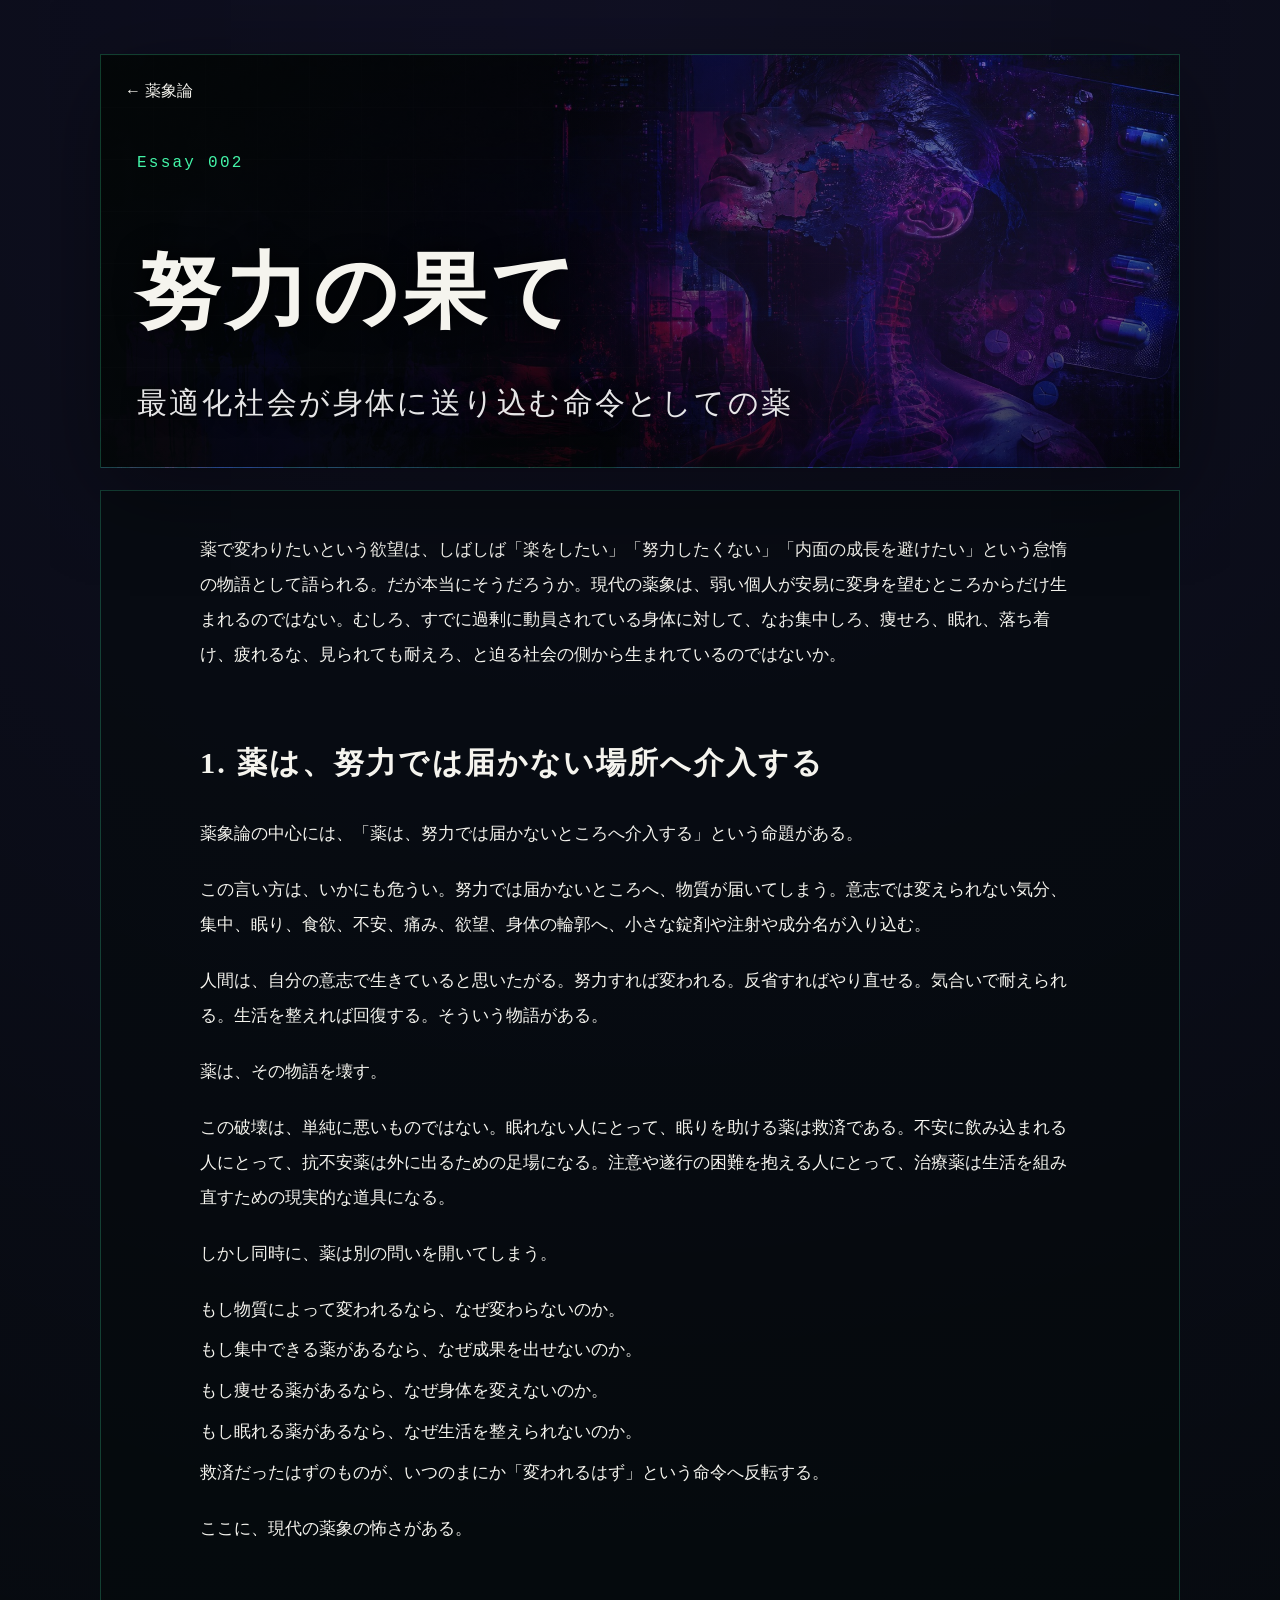
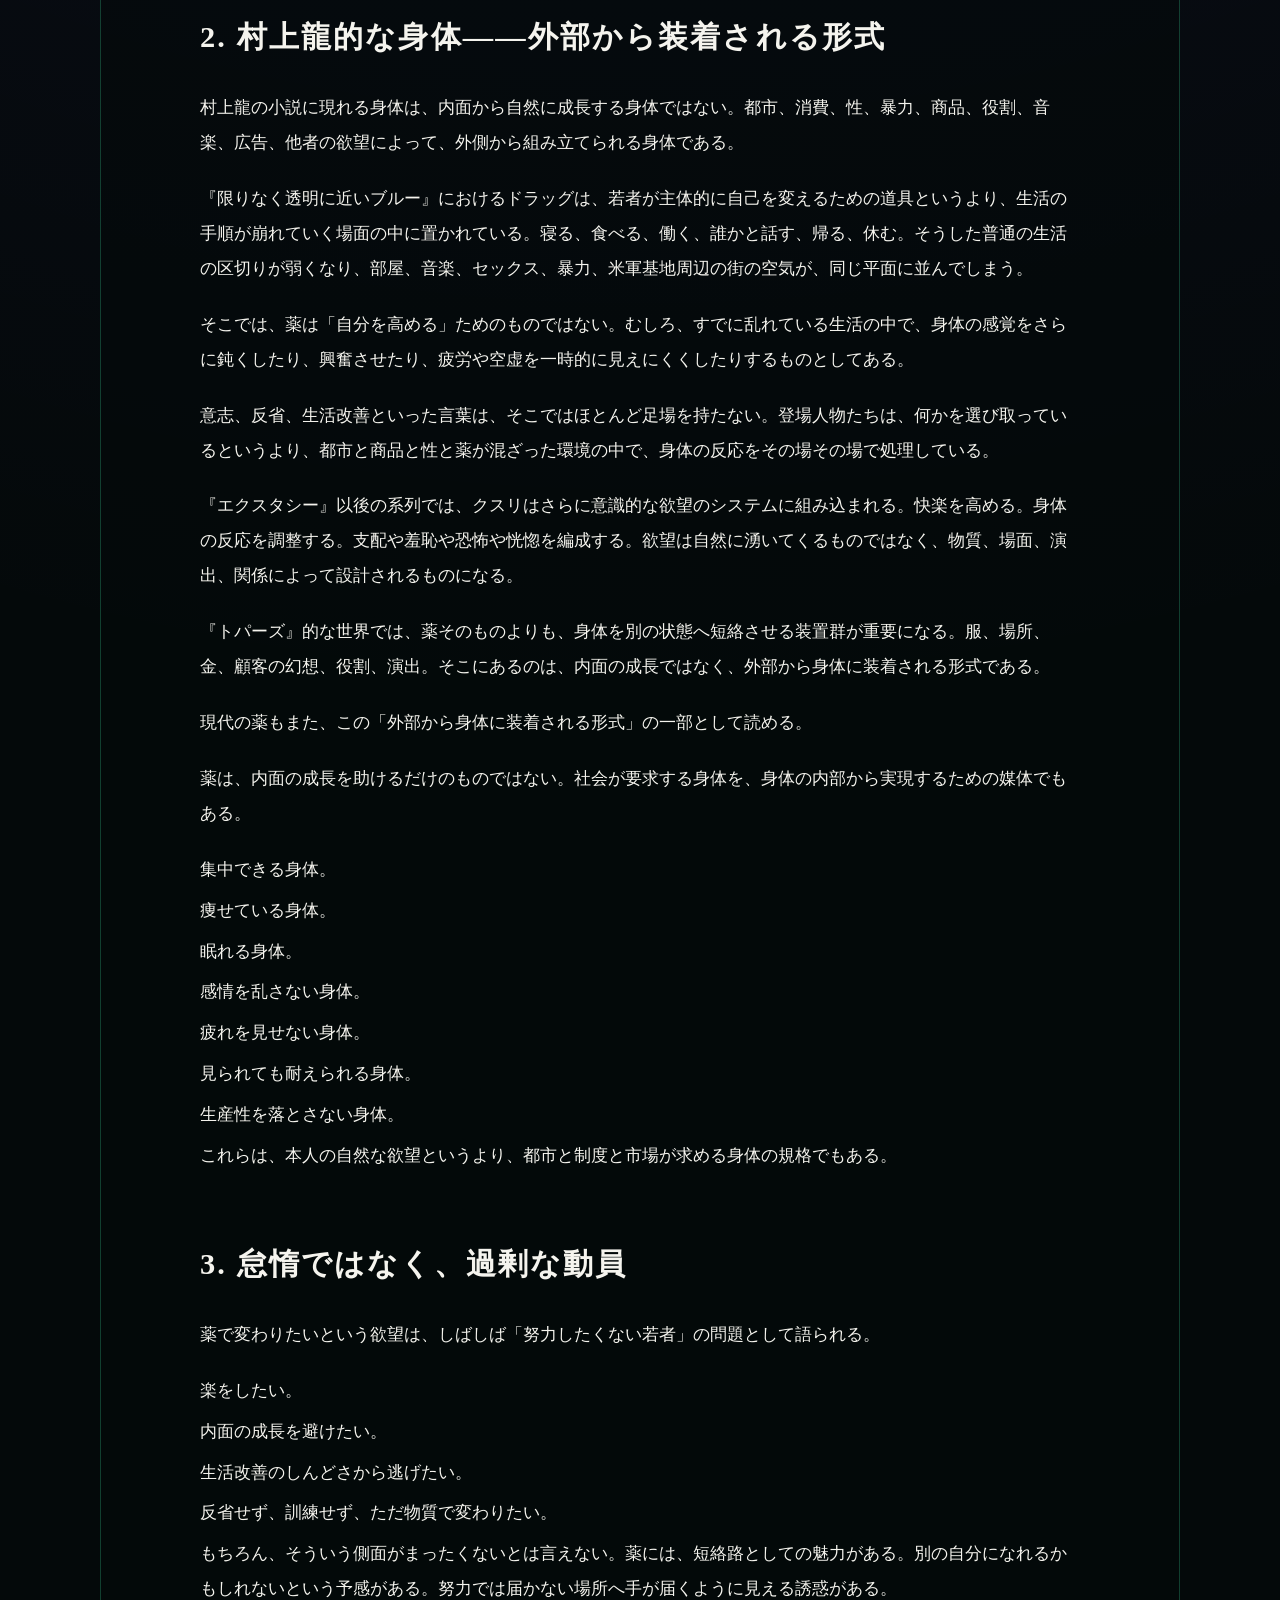
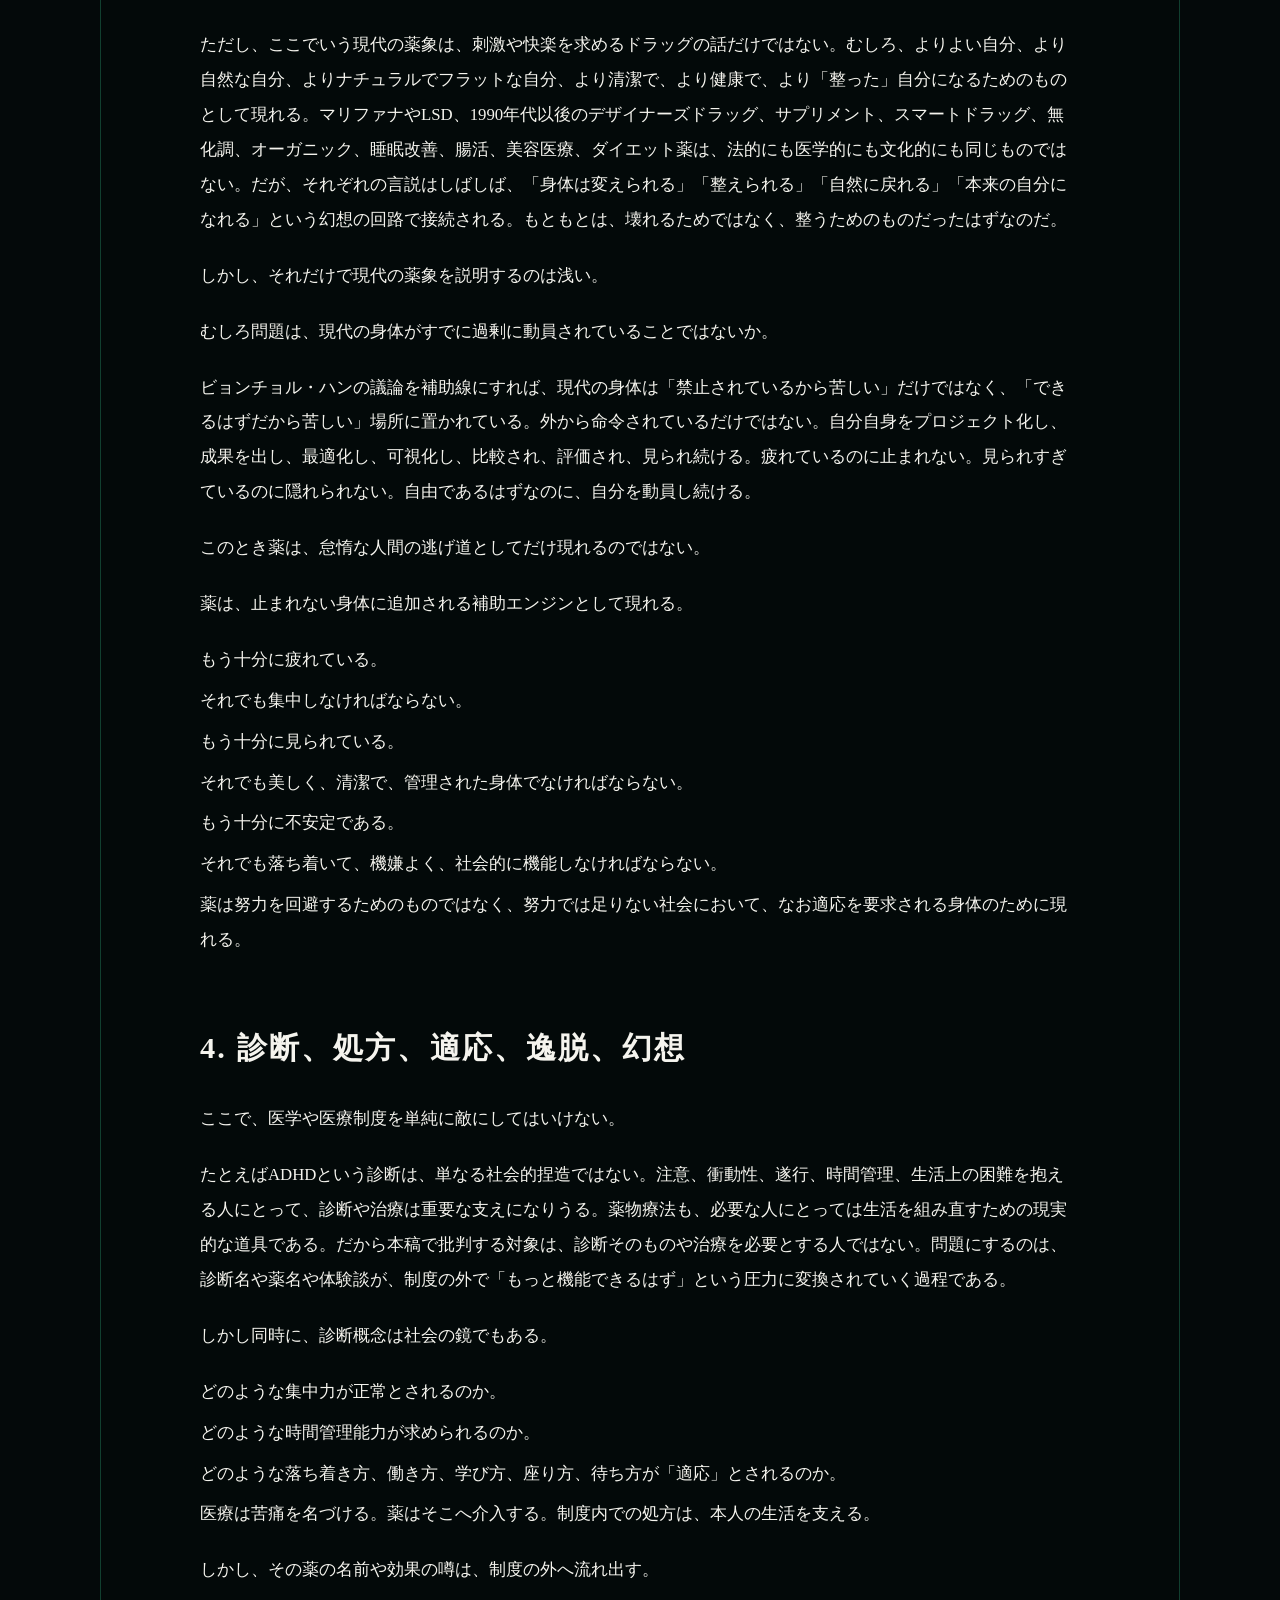
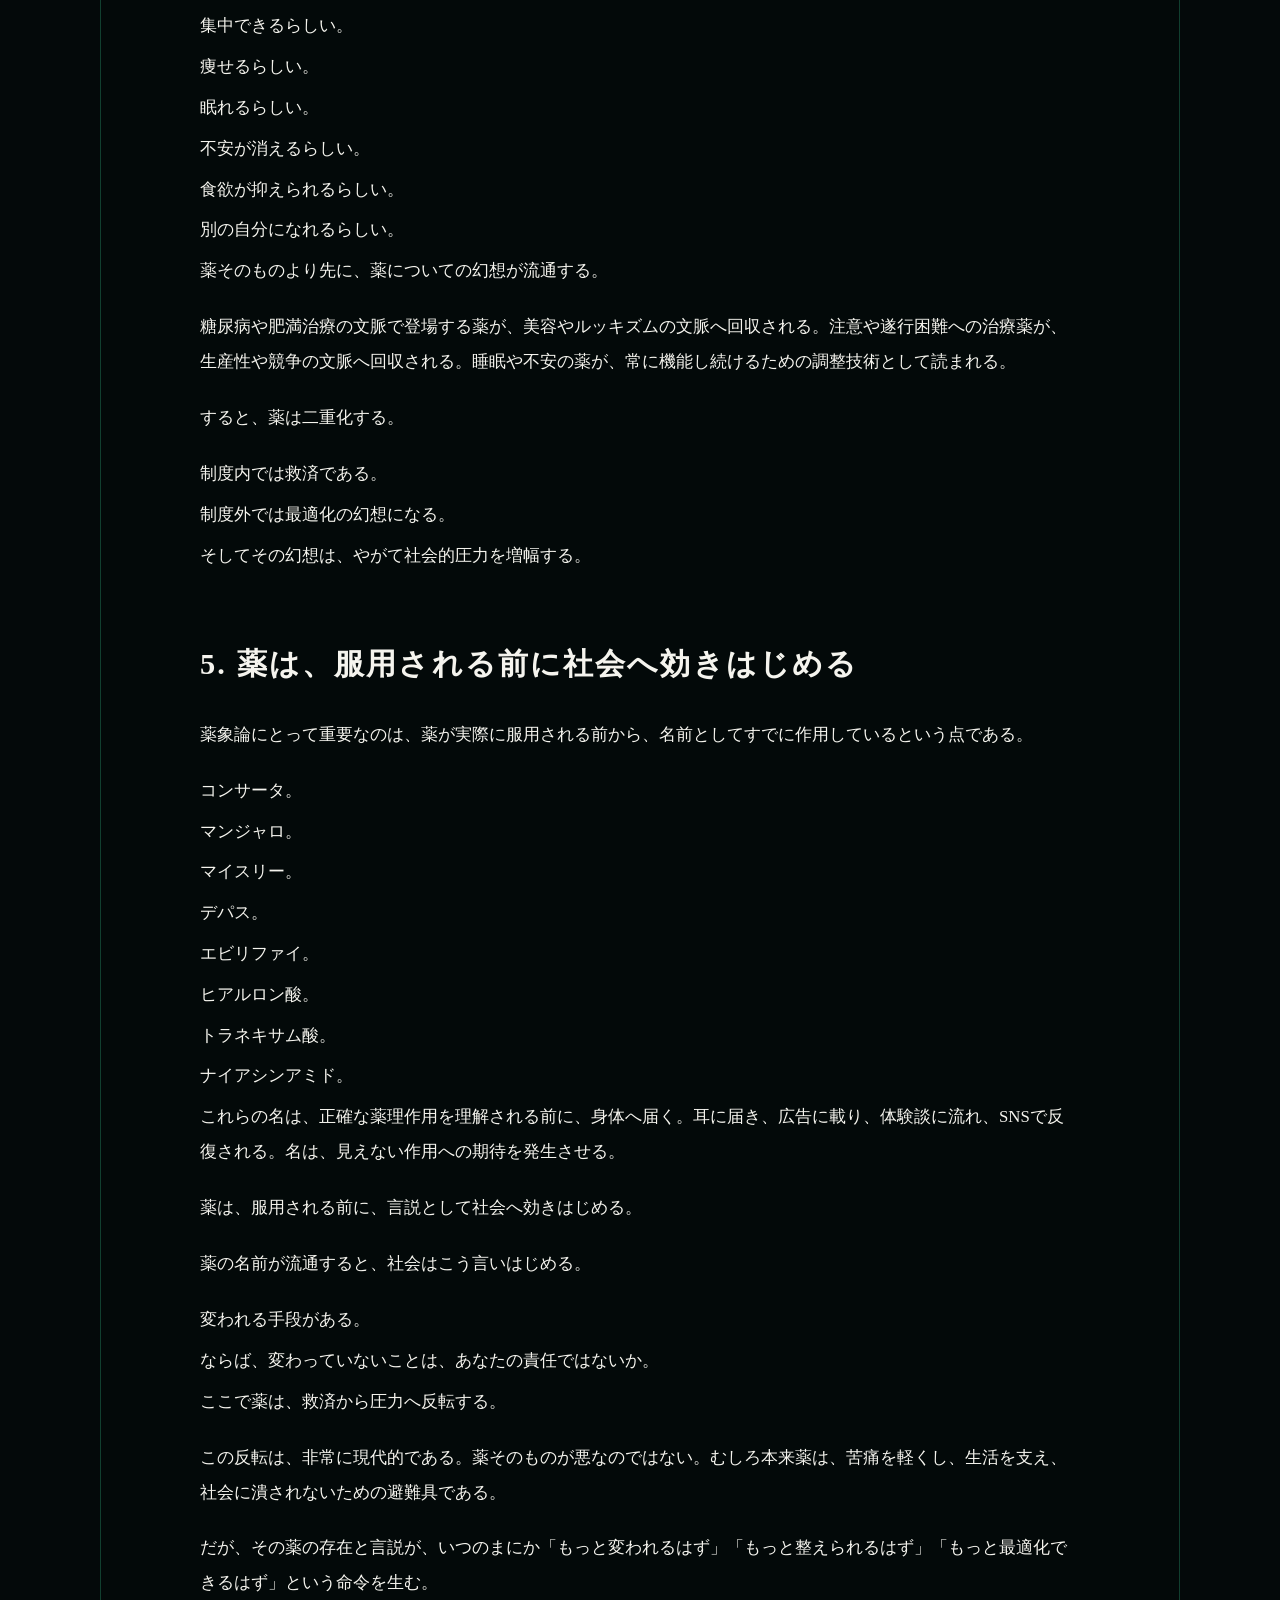
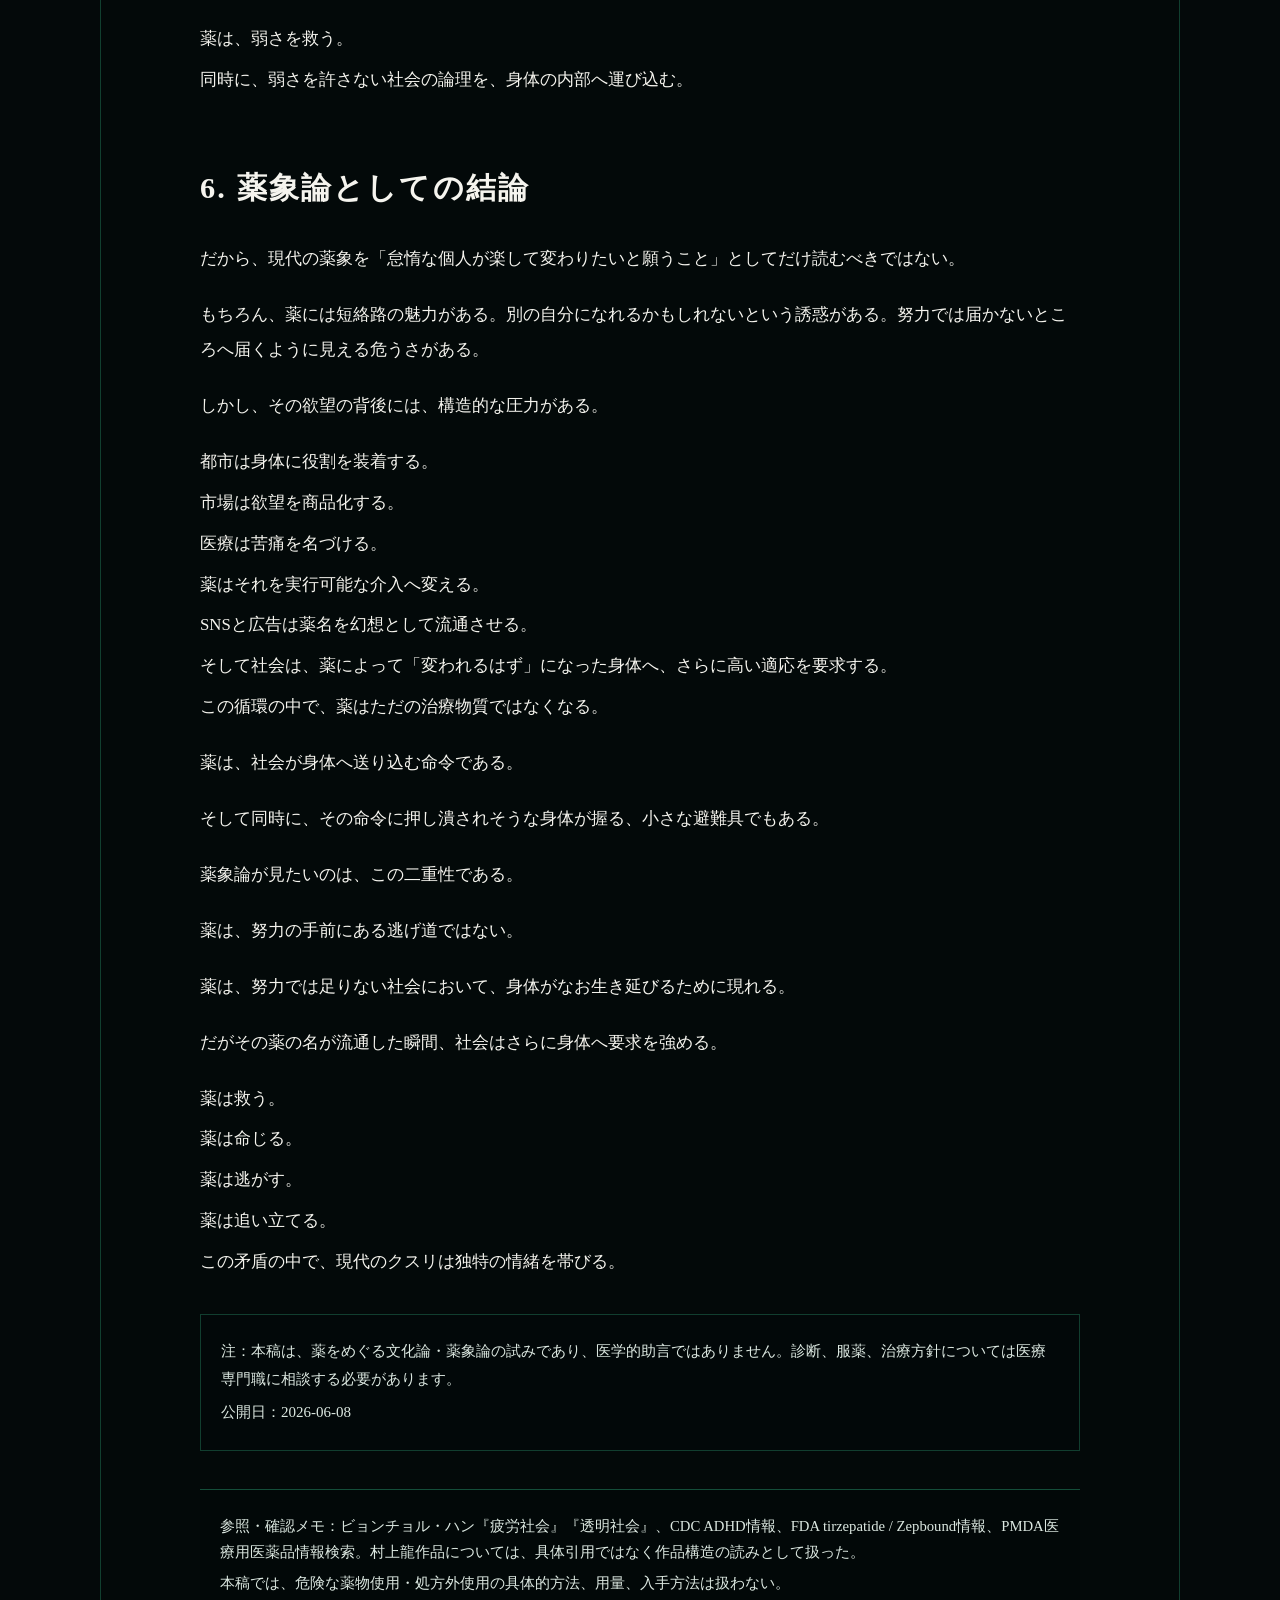
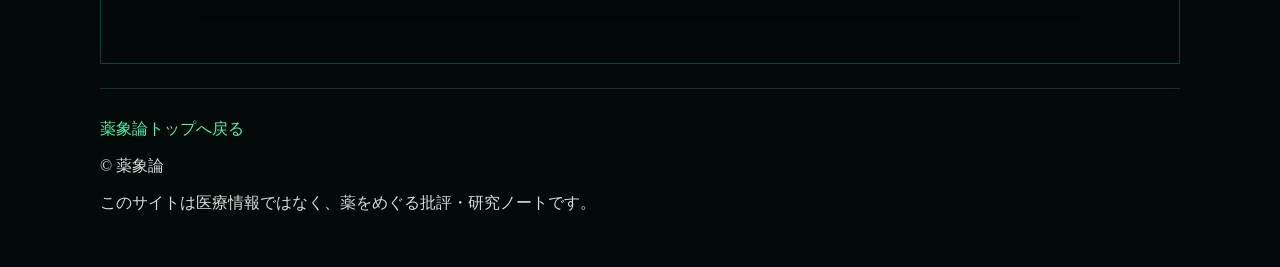
<file: site/pages/doryoku-no-hate.html>
<!doctype html>
<html lang="ja">
<head>
  <meta charset="utf-8">
  <meta name="viewport" content="width=device-width, initial-scale=1">
  <title>努力の果て｜薬象論</title>
  <meta name="description" content="薬は努力の手前にある逃げ道ではなく、努力の果てに現れることがある。自己最適化、可視化、集中、睡眠、美容、健康を求める社会の中で、薬は救済であると同時に「変われるはず」という命令の媒体にもなる。">
  <meta name="robots" content="index,follow">
  <link rel="canonical" href="https://yakushoron.jp/pages/doryoku-no-hate.html">
  <link rel="stylesheet" href="../css/style.css">
  <link rel="stylesheet" href="../css/hero-fix.css">
  <link rel="stylesheet" href="../css/home-tight.css">
  <link rel="stylesheet" href="../css/doryoku-no-hate.css">
  <link rel="icon" href="../assets/favicon.svg" type="image/svg+xml">
  <meta property="og:type" content="article">
  <meta property="og:site_name" content="薬象論">
  <meta property="og:title" content="努力の果て｜薬象論">
  <meta property="og:description" content="薬は努力の手前にある逃げ道ではなく、努力の果てに現れることがある。薬は救済であると同時に、最適化社会が身体へ送り込む命令の媒体にもなる。">
  <meta property="og:url" content="https://yakushoron.jp/pages/doryoku-no-hate.html">
  <meta property="og:image" content="https://yakushoron.jp/assets/images/doryoku-no-hate-hero.jpg">
  <meta property="og:image:alt" content="努力の果てのキービジュアル">
  <meta name="twitter:card" content="summary_large_image">
  <meta name="theme-color" content="#030706">
</head>
<body>
  <div class="page">
    <header class="essay-visual essay-visual-doryoku">
      <a class="back-link" href="../index.html">← 薬象論</a>
      <div class="essay-visual-inner">
        <p class="article-kicker">Essay 002</p>
        <h1 class="essay-title">努力の果て</h1>
        <p class="essay-subtitle">最適化社会が身体に送り込む命令としての薬</p>
      </div>
    </header>

    <main class="article-wrap essay-wrap">
      <article class="article">
        <div class="body-copy">
          <p>薬で変わりたいという欲望は、しばしば「楽をしたい」「努力したくない」「内面の成長を避けたい」という怠惰の物語として語られる。だが本当にそうだろうか。現代の薬象は、弱い個人が安易に変身を望むところからだけ生まれるのではない。むしろ、すでに過剰に動員されている身体に対して、なお集中しろ、痩せろ、眠れ、落ち着け、疲れるな、見られても耐えろ、と迫る社会の側から生まれているのではないか。</p>

          <h2>1. 薬は、努力では届かない場所へ介入する</h2>
          <p>薬象論の中心には、「薬は、努力では届かないところへ介入する」という命題がある。</p>
          <p>この言い方は、いかにも危うい。努力では届かないところへ、物質が届いてしまう。意志では変えられない気分、集中、眠り、食欲、不安、痛み、欲望、身体の輪郭へ、小さな錠剤や注射や成分名が入り込む。</p>
          <p>人間は、自分の意志で生きていると思いたがる。努力すれば変われる。反省すればやり直せる。気合いで耐えられる。生活を整えれば回復する。そういう物語がある。</p>
          <p>薬は、その物語を壊す。</p>
          <p>この破壊は、単純に悪いものではない。眠れない人にとって、眠りを助ける薬は救済である。不安に飲み込まれる人にとって、抗不安薬は外に出るための足場になる。注意や遂行の困難を抱える人にとって、治療薬は生活を組み直すための現実的な道具になる。</p>
          <p>しかし同時に、薬は別の問いを開いてしまう。</p>
          <div class="short-lines">
            <p>もし物質によって変われるなら、なぜ変わらないのか。</p>
            <p>もし集中できる薬があるなら、なぜ成果を出せないのか。</p>
            <p>もし痩せる薬があるなら、なぜ身体を変えないのか。</p>
            <p>もし眠れる薬があるなら、なぜ生活を整えられないのか。</p>
          </div>
          <p>救済だったはずのものが、いつのまにか「変われるはず」という命令へ反転する。</p>
          <p>ここに、現代の薬象の怖さがある。</p>

          <h2>2. 村上龍的な身体――外部から装着される形式</h2>
          <p>村上龍の小説に現れる身体は、内面から自然に成長する身体ではない。都市、消費、性、暴力、商品、役割、音楽、広告、他者の欲望によって、外側から組み立てられる身体である。</p>
          <p>『限りなく透明に近いブルー』におけるドラッグは、若者が主体的に自己を変えるための道具というより、生活の手順が崩れていく場面の中に置かれている。寝る、食べる、働く、誰かと話す、帰る、休む。そうした普通の生活の区切りが弱くなり、部屋、音楽、セックス、暴力、米軍基地周辺の街の空気が、同じ平面に並んでしまう。</p>
          <p>そこでは、薬は「自分を高める」ためのものではない。むしろ、すでに乱れている生活の中で、身体の感覚をさらに鈍くしたり、興奮させたり、疲労や空虚を一時的に見えにくくしたりするものとしてある。</p>
          <p>意志、反省、生活改善といった言葉は、そこではほとんど足場を持たない。登場人物たちは、何かを選び取っているというより、都市と商品と性と薬が混ざった環境の中で、身体の反応をその場その場で処理している。</p>
          <p>『エクスタシー』以後の系列では、クスリはさらに意識的な欲望のシステムに組み込まれる。快楽を高める。身体の反応を調整する。支配や羞恥や恐怖や恍惚を編成する。欲望は自然に湧いてくるものではなく、物質、場面、演出、関係によって設計されるものになる。</p>
          <p>『トパーズ』的な世界では、薬そのものよりも、身体を別の状態へ短絡させる装置群が重要になる。服、場所、金、顧客の幻想、役割、演出。そこにあるのは、内面の成長ではなく、外部から身体に装着される形式である。</p>
          <p>現代の薬もまた、この「外部から身体に装着される形式」の一部として読める。</p>
          <p>薬は、内面の成長を助けるだけのものではない。社会が要求する身体を、身体の内部から実現するための媒体でもある。</p>
          <div class="short-lines">
            <p>集中できる身体。</p>
            <p>痩せている身体。</p>
            <p>眠れる身体。</p>
            <p>感情を乱さない身体。</p>
            <p>疲れを見せない身体。</p>
            <p>見られても耐えられる身体。</p>
            <p>生産性を落とさない身体。</p>
          </div>
          <p>これらは、本人の自然な欲望というより、都市と制度と市場が求める身体の規格でもある。</p>

          <h2>3. 怠惰ではなく、過剰な動員</h2>
          <p>薬で変わりたいという欲望は、しばしば「努力したくない若者」の問題として語られる。</p>
          <div class="short-lines">
            <p>楽をしたい。</p>
            <p>内面の成長を避けたい。</p>
            <p>生活改善のしんどさから逃げたい。</p>
            <p>反省せず、訓練せず、ただ物質で変わりたい。</p>
          </div>
          <p>もちろん、そういう側面がまったくないとは言えない。薬には、短絡路としての魅力がある。別の自分になれるかもしれないという予感がある。努力では届かない場所へ手が届くように見える誘惑がある。</p>
          <p>ただし、ここでいう現代の薬象は、刺激や快楽を求めるドラッグの話だけではない。むしろ、よりよい自分、より自然な自分、よりナチュラルでフラットな自分、より清潔で、より健康で、より「整った」自分になるためのものとして現れる。マリファナやLSD、1990年代以後のデザイナーズドラッグ、サプリメント、スマートドラッグ、無化調、オーガニック、睡眠改善、腸活、美容医療、ダイエット薬は、法的にも医学的にも文化的にも同じものではない。だが、それぞれの言説はしばしば、「身体は変えられる」「整えられる」「自然に戻れる」「本来の自分になれる」という幻想の回路で接続される。もともとは、壊れるためではなく、整うためのものだったはずなのだ。</p>
          <p>しかし、それだけで現代の薬象を説明するのは浅い。</p>
          <p>むしろ問題は、現代の身体がすでに過剰に動員されていることではないか。</p>
          <p>ビョンチョル・ハンの議論を補助線にすれば、現代の身体は「禁止されているから苦しい」だけではなく、「できるはずだから苦しい」場所に置かれている。外から命令されているだけではない。自分自身をプロジェクト化し、成果を出し、最適化し、可視化し、比較され、評価され、見られ続ける。疲れているのに止まれない。見られすぎているのに隠れられない。自由であるはずなのに、自分を動員し続ける。</p>
          <p>このとき薬は、怠惰な人間の逃げ道としてだけ現れるのではない。</p>
          <p>薬は、止まれない身体に追加される補助エンジンとして現れる。</p>
          <div class="short-lines">
            <p>もう十分に疲れている。</p>
            <p>それでも集中しなければならない。</p>
            <p>もう十分に見られている。</p>
            <p>それでも美しく、清潔で、管理された身体でなければならない。</p>
            <p>もう十分に不安定である。</p>
            <p>それでも落ち着いて、機嫌よく、社会的に機能しなければならない。</p>
          </div>
          <p>薬は努力を回避するためのものではなく、努力では足りない社会において、なお適応を要求される身体のために現れる。</p>

          <h2>4. 診断、処方、適応、逸脱、幻想</h2>
          <p>ここで、医学や医療制度を単純に敵にしてはいけない。</p>
          <p>たとえばADHDという診断は、単なる社会的捏造ではない。注意、衝動性、遂行、時間管理、生活上の困難を抱える人にとって、診断や治療は重要な支えになりうる。薬物療法も、必要な人にとっては生活を組み直すための現実的な道具である。だから本稿で批判する対象は、診断そのものや治療を必要とする人ではない。問題にするのは、診断名や薬名や体験談が、制度の外で「もっと機能できるはず」という圧力に変換されていく過程である。</p>
          <p>しかし同時に、診断概念は社会の鏡でもある。</p>
          <div class="short-lines">
            <p>どのような集中力が正常とされるのか。</p>
            <p>どのような時間管理能力が求められるのか。</p>
            <p>どのような落ち着き方、働き方、学び方、座り方、待ち方が「適応」とされるのか。</p>
          </div>
          <p>医療は苦痛を名づける。薬はそこへ介入する。制度内での処方は、本人の生活を支える。</p>
          <p>しかし、その薬の名前や効果の噂は、制度の外へ流れ出す。</p>
          <div class="short-lines">
            <p>集中できるらしい。</p>
            <p>痩せるらしい。</p>
            <p>眠れるらしい。</p>
            <p>不安が消えるらしい。</p>
            <p>食欲が抑えられるらしい。</p>
            <p>別の自分になれるらしい。</p>
          </div>
          <p>薬そのものより先に、薬についての幻想が流通する。</p>
          <p>糖尿病や肥満治療の文脈で登場する薬が、美容やルッキズムの文脈へ回収される。注意や遂行困難への治療薬が、生産性や競争の文脈へ回収される。睡眠や不安の薬が、常に機能し続けるための調整技術として読まれる。</p>
          <p>すると、薬は二重化する。</p>
          <div class="short-lines">
            <p>制度内では救済である。</p>
            <p>制度外では最適化の幻想になる。</p>
          </div>
          <p>そしてその幻想は、やがて社会的圧力を増幅する。</p>

          <h2>5. 薬は、服用される前に社会へ効きはじめる</h2>
          <p>薬象論にとって重要なのは、薬が実際に服用される前から、名前としてすでに作用しているという点である。</p>
          <div class="short-lines">
            <p>コンサータ。</p>
            <p>マンジャロ。</p>
            <p>マイスリー。</p>
            <p>デパス。</p>
            <p>エビリファイ。</p>
            <p>ヒアルロン酸。</p>
            <p>トラネキサム酸。</p>
            <p>ナイアシンアミド。</p>
          </div>
          <p>これらの名は、正確な薬理作用を理解される前に、身体へ届く。耳に届き、広告に載り、体験談に流れ、SNSで反復される。名は、見えない作用への期待を発生させる。</p>
          <p>薬は、服用される前に、言説として社会へ効きはじめる。</p>
          <p>薬の名前が流通すると、社会はこう言いはじめる。</p>
          <div class="short-lines">
            <p>変われる手段がある。</p>
            <p>ならば、変わっていないことは、あなたの責任ではないか。</p>
          </div>
          <p>ここで薬は、救済から圧力へ反転する。</p>
          <p>この反転は、非常に現代的である。薬そのものが悪なのではない。むしろ本来薬は、苦痛を軽くし、生活を支え、社会に潰されないための避難具である。</p>
          <p>だが、その薬の存在と言説が、いつのまにか「もっと変われるはず」「もっと整えられるはず」「もっと最適化できるはず」という命令を生む。</p>
          <div class="short-lines">
            <p>薬は、弱さを救う。</p>
            <p>同時に、弱さを許さない社会の論理を、身体の内部へ運び込む。</p>
          </div>

          <h2>6. 薬象論としての結論</h2>
          <p>だから、現代の薬象を「怠惰な個人が楽して変わりたいと願うこと」としてだけ読むべきではない。</p>
          <p>もちろん、薬には短絡路の魅力がある。別の自分になれるかもしれないという誘惑がある。努力では届かないところへ届くように見える危うさがある。</p>
          <p>しかし、その欲望の背後には、構造的な圧力がある。</p>
          <div class="short-lines">
            <p>都市は身体に役割を装着する。</p>
            <p>市場は欲望を商品化する。</p>
            <p>医療は苦痛を名づける。</p>
            <p>薬はそれを実行可能な介入へ変える。</p>
            <p>SNSと広告は薬名を幻想として流通させる。</p>
            <p>そして社会は、薬によって「変われるはず」になった身体へ、さらに高い適応を要求する。</p>
          </div>
          <p>この循環の中で、薬はただの治療物質ではなくなる。</p>
          <p>薬は、社会が身体へ送り込む命令である。</p>
          <p>そして同時に、その命令に押し潰されそうな身体が握る、小さな避難具でもある。</p>
          <p>薬象論が見たいのは、この二重性である。</p>
          <p>薬は、努力の手前にある逃げ道ではない。</p>
          <p>薬は、努力では足りない社会において、身体がなお生き延びるために現れる。</p>
          <p>だがその薬の名が流通した瞬間、社会はさらに身体へ要求を強める。</p>
          <div class="short-lines">
            <p>薬は救う。</p>
            <p>薬は命じる。</p>
            <p>薬は逃がす。</p>
            <p>薬は追い立てる。</p>
          </div>
          <p>この矛盾の中で、現代のクスリは独特の情緒を帯びる。</p>
        </div>

        <div class="article-note">
          <p>注：本稿は、薬をめぐる文化論・薬象論の試みであり、医学的助言ではありません。診断、服薬、治療方針については医療専門職に相談する必要があります。</p>
          <p>公開日：2026-06-08</p>
        </div>

        <div class="article-meta" aria-label="記事メタ情報">
          <p>参照・確認メモ：ビョンチョル・ハン『疲労社会』『透明社会』、CDC ADHD情報、FDA tirzepatide / Zepbound情報、PMDA医療用医薬品情報検索。村上龍作品については、具体引用ではなく作品構造の読みとして扱った。</p>
          <p>本稿では、危険な薬物使用・処方外使用の具体的方法、用量、入手方法は扱わない。</p>
        </div>
      </article>
    </main>

    <footer class="site-footer">
      <p><a href="../index.html">薬象論トップへ戻る</a></p>
      <p>© 薬象論</p>
      <p>このサイトは医療情報ではなく、薬をめぐる批評・研究ノートです。</p>
    </footer>
  </div>
</body>
</html>
</file>
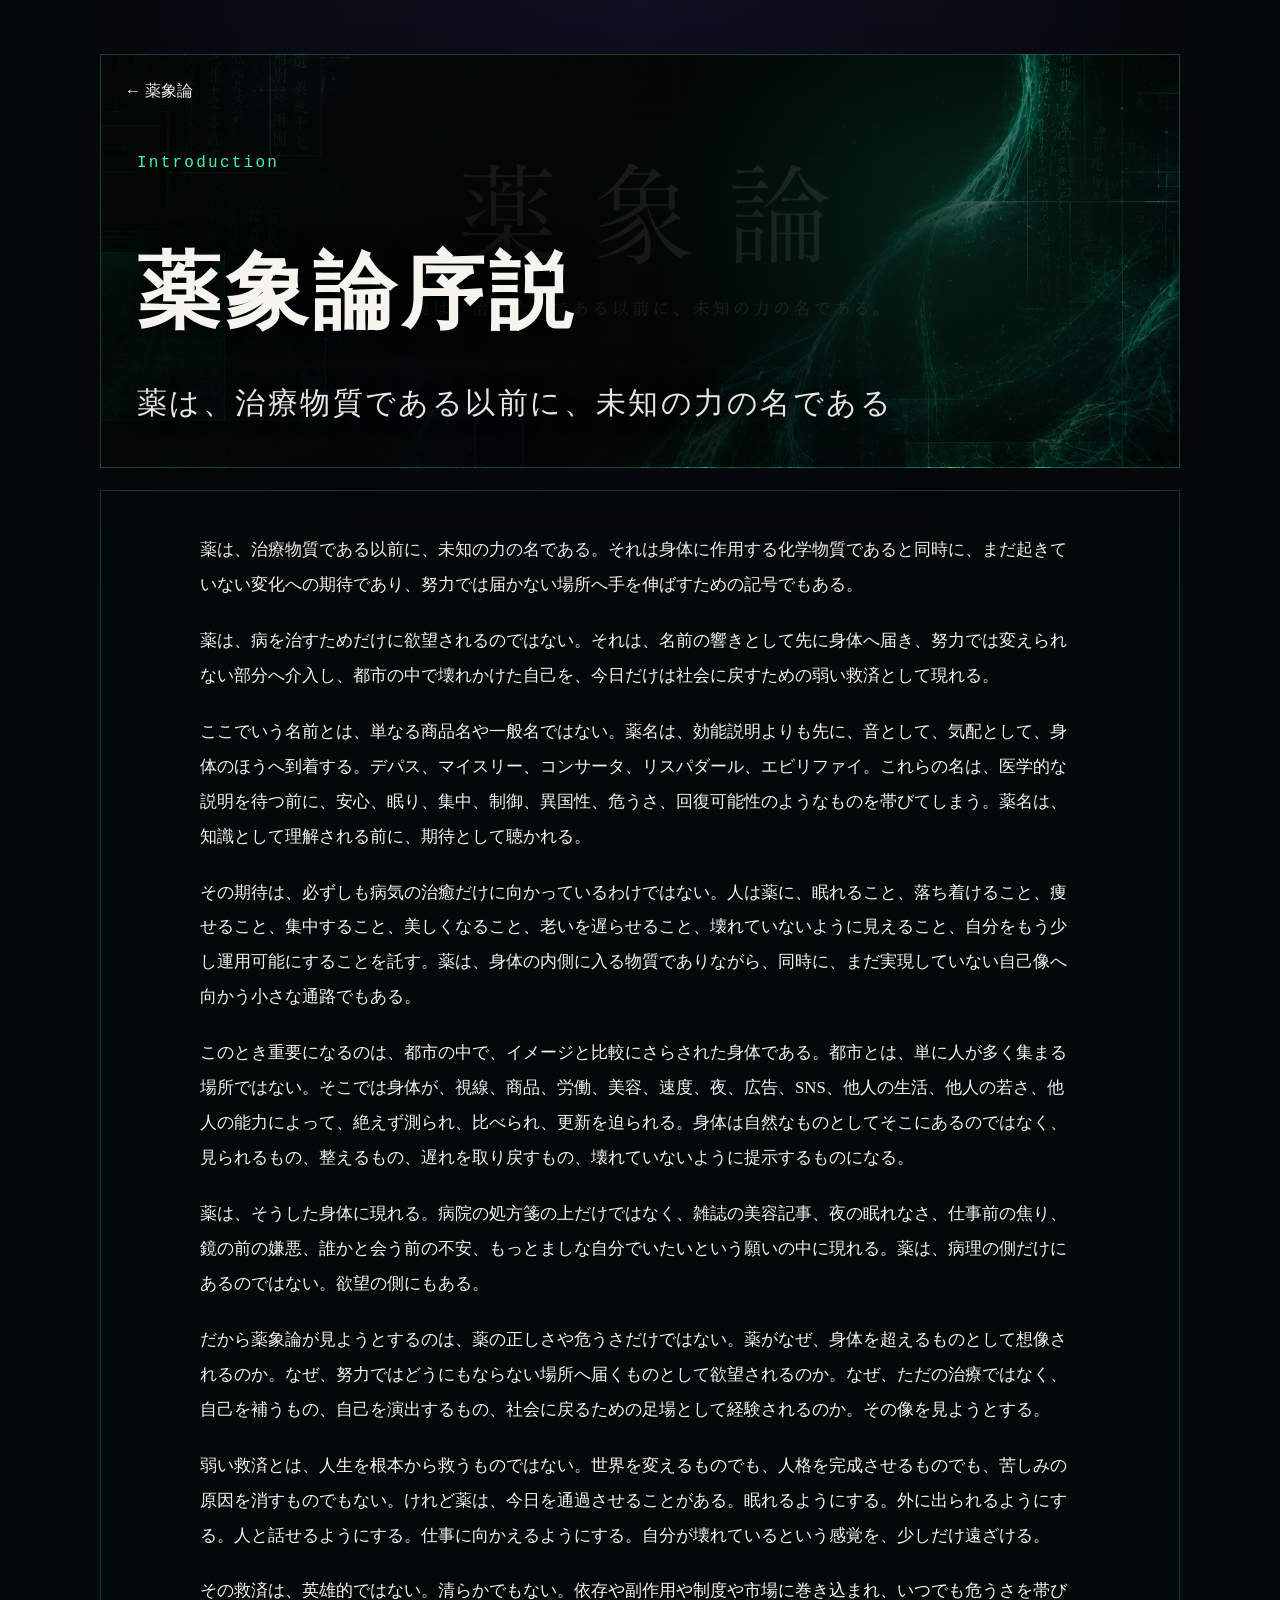
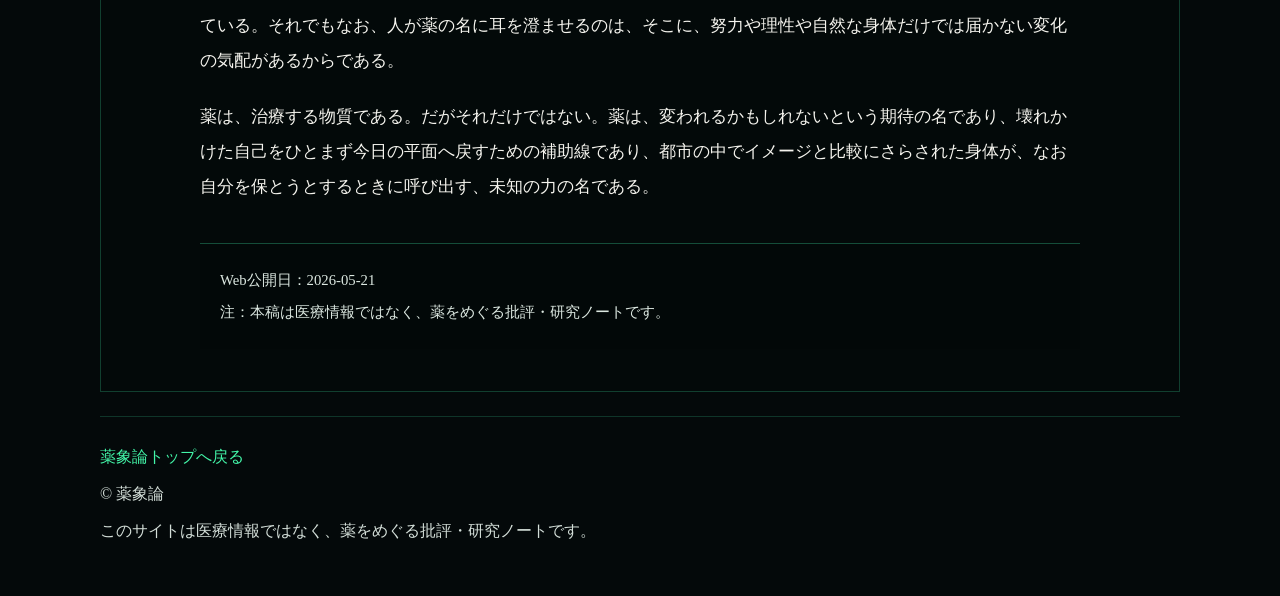
<file: site/pages/introduction.html>
<!doctype html>
<html lang="ja">
<head>
  <meta charset="utf-8">
  <meta name="viewport" content="width=device-width, initial-scale=1">
  <title>薬象論序説｜薬は、治療物質である以前に、未知の力の名である</title>
  <meta name="description" content="薬名、身体、欲望、都市、そして努力では届かない場所への介入について。薬を、治療物質である以前に、未知の力の名として考える薬象論の宣言。">
  <meta name="robots" content="index,follow">
  <link rel="canonical" href="https://yakushoron.jp/pages/introduction.html">
  <link rel="stylesheet" href="../css/style.css">
  <link rel="stylesheet" href="../css/hero-fix.css">
  <link rel="stylesheet" href="../css/home-tight.css">
  <link rel="icon" href="../assets/favicon.svg" type="image/svg+xml">
  <meta property="og:type" content="article">
  <meta property="og:site_name" content="薬象論">
  <meta property="og:title" content="薬象論序説｜薬は、治療物質である以前に、未知の力の名である">
  <meta property="og:description" content="薬名、身体、欲望、都市、そして努力では届かない場所への介入について。薬を、治療物質である以前に、未知の力の名として考える薬象論の宣言。">
  <meta property="og:url" content="https://yakushoron.jp/pages/introduction.html">
  <meta property="og:image" content="https://yakushoron.jp/assets/images/hero-desktop-20260521-v2.png">
  <meta property="og:image:alt" content="薬象論のキービジュアル">
  <meta name="twitter:card" content="summary_large_image">
  <meta name="theme-color" content="#030706">
</head>
<body>
  <div class="page">
    <header class="essay-visual essay-visual-introduction">
      <a class="back-link" href="../index.html">← 薬象論</a>
      <div class="essay-visual-inner">
        <p class="article-kicker">Introduction</p>
        <h1 class="essay-title">薬象論序説</h1>
        <p class="essay-subtitle">薬は、治療物質である以前に、未知の力の名である</p>
      </div>
    </header>

    <main class="article-wrap essay-wrap">
      <article class="article">
        <div class="body-copy">
          <p>薬は、治療物質である以前に、未知の力の名である。それは身体に作用する化学物質であると同時に、まだ起きていない変化への期待であり、努力では届かない場所へ手を伸ばすための記号でもある。</p>
          <p>薬は、病を治すためだけに欲望されるのではない。それは、名前の響きとして先に身体へ届き、努力では変えられない部分へ介入し、都市の中で壊れかけた自己を、今日だけは社会に戻すための弱い救済として現れる。</p>
          <p>ここでいう名前とは、単なる商品名や一般名ではない。薬名は、効能説明よりも先に、音として、気配として、身体のほうへ到着する。デパス、マイスリー、コンサータ、リスパダール、エビリファイ。これらの名は、医学的な説明を待つ前に、安心、眠り、集中、制御、異国性、危うさ、回復可能性のようなものを帯びてしまう。薬名は、知識として理解される前に、期待として聴かれる。</p>
          <p>その期待は、必ずしも病気の治癒だけに向かっているわけではない。人は薬に、眠れること、落ち着けること、痩せること、集中すること、美しくなること、老いを遅らせること、壊れていないように見えること、自分をもう少し運用可能にすることを託す。薬は、身体の内側に入る物質でありながら、同時に、まだ実現していない自己像へ向かう小さな通路でもある。</p>
          <p>このとき重要になるのは、都市の中で、イメージと比較にさらされた身体である。都市とは、単に人が多く集まる場所ではない。そこでは身体が、視線、商品、労働、美容、速度、夜、広告、SNS、他人の生活、他人の若さ、他人の能力によって、絶えず測られ、比べられ、更新を迫られる。身体は自然なものとしてそこにあるのではなく、見られるもの、整えるもの、遅れを取り戻すもの、壊れていないように提示するものになる。</p>
          <p>薬は、そうした身体に現れる。病院の処方箋の上だけではなく、雑誌の美容記事、夜の眠れなさ、仕事前の焦り、鏡の前の嫌悪、誰かと会う前の不安、もっとましな自分でいたいという願いの中に現れる。薬は、病理の側だけにあるのではない。欲望の側にもある。</p>
          <p>だから薬象論が見ようとするのは、薬の正しさや危うさだけではない。薬がなぜ、身体を超えるものとして想像されるのか。なぜ、努力ではどうにもならない場所へ届くものとして欲望されるのか。なぜ、ただの治療ではなく、自己を補うもの、自己を演出するもの、社会に戻るための足場として経験されるのか。その像を見ようとする。</p>
          <p>弱い救済とは、人生を根本から救うものではない。世界を変えるものでも、人格を完成させるものでも、苦しみの原因を消すものでもない。けれど薬は、今日を通過させることがある。眠れるようにする。外に出られるようにする。人と話せるようにする。仕事に向かえるようにする。自分が壊れているという感覚を、少しだけ遠ざける。</p>
          <p>その救済は、英雄的ではない。清らかでもない。依存や副作用や制度や市場に巻き込まれ、いつでも危うさを帯びている。それでもなお、人が薬の名に耳を澄ませるのは、そこに、努力や理性や自然な身体だけでは届かない変化の気配があるからである。</p>
          <p>薬は、治療する物質である。だがそれだけではない。薬は、変われるかもしれないという期待の名であり、壊れかけた自己をひとまず今日の平面へ戻すための補助線であり、都市の中でイメージと比較にさらされた身体が、なお自分を保とうとするときに呼び出す、未知の力の名である。</p>
        </div>
        <div class="article-meta" aria-label="記事メタ情報">
          <p>Web公開日：2026-05-21</p>
          <p>注：本稿は医療情報ではなく、薬をめぐる批評・研究ノートです。</p>
        </div>
      </article>
    </main>

    <footer class="site-footer">
      <p><a href="../index.html">薬象論トップへ戻る</a></p>
      <p>© 薬象論</p>
      <p>このサイトは医療情報ではなく、薬をめぐる批評・研究ノートです。</p>
    </footer>
  </div>
</body>
</html>
</file>
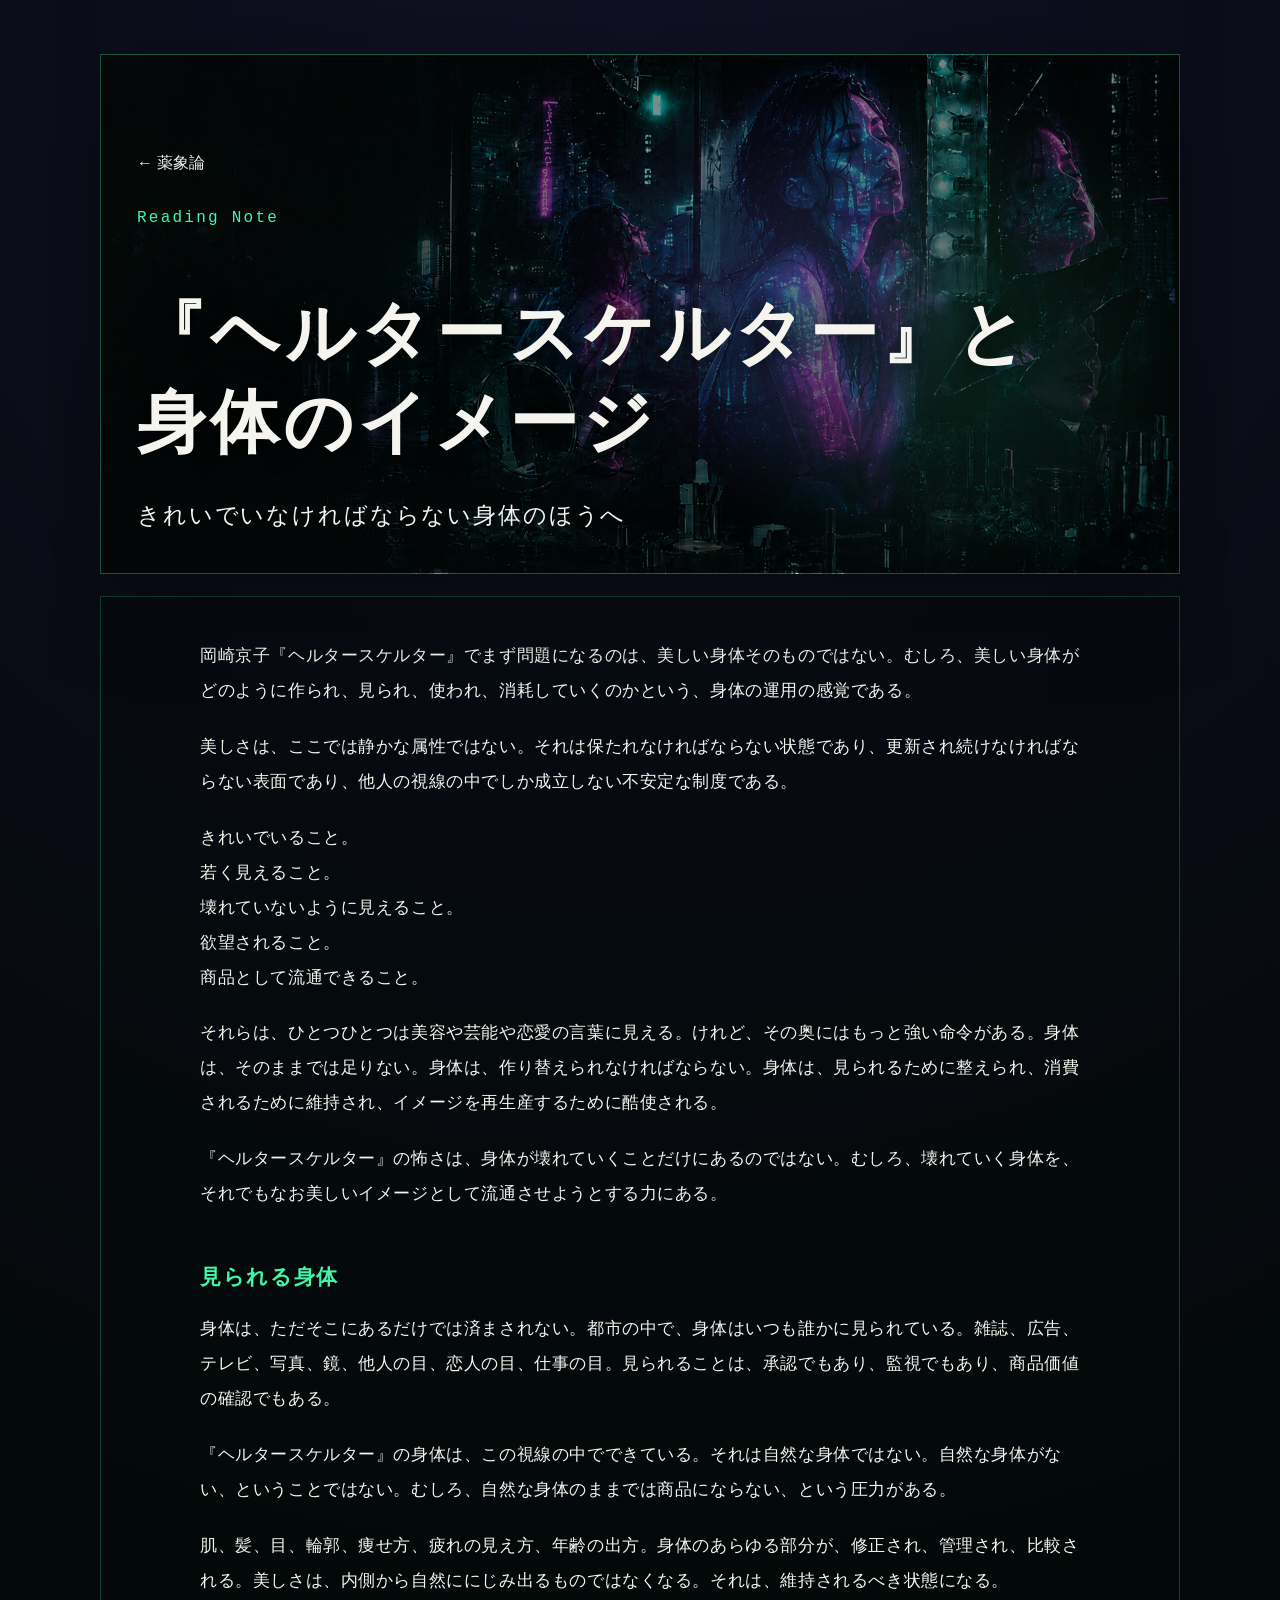
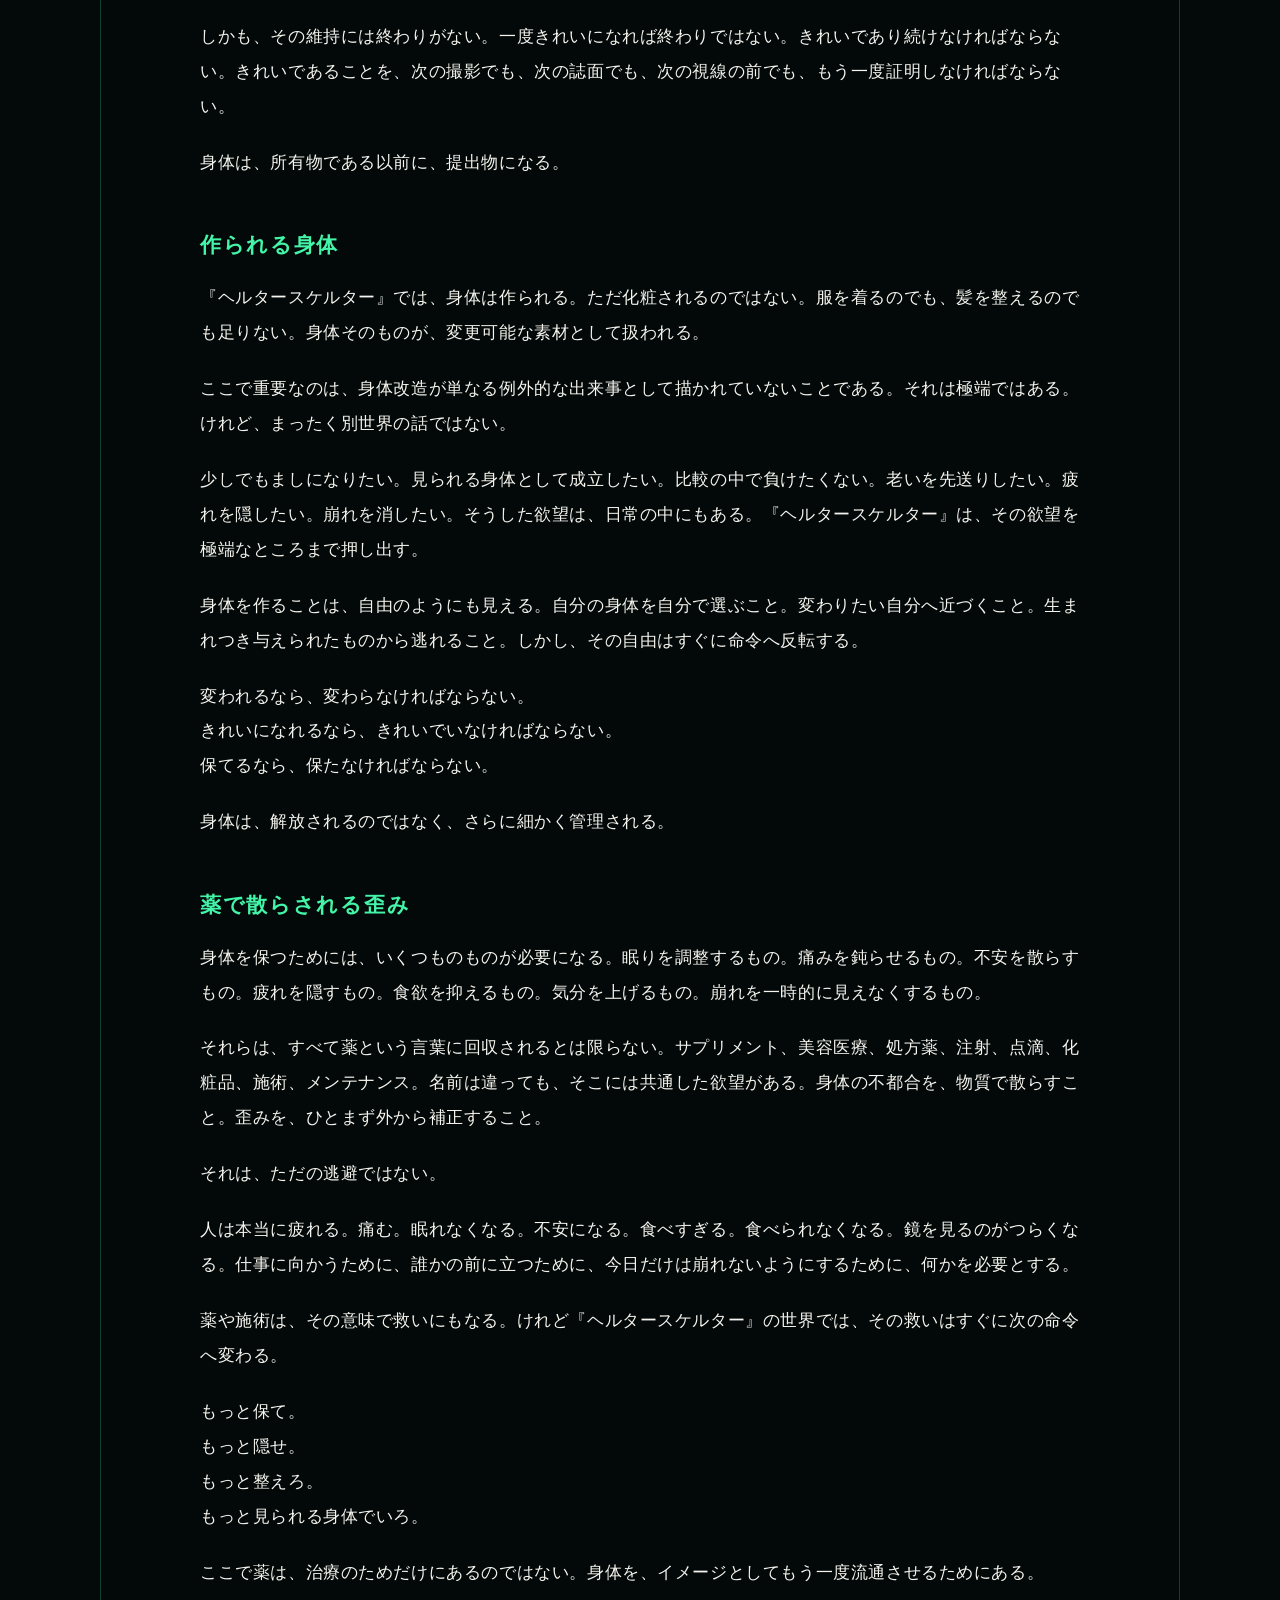
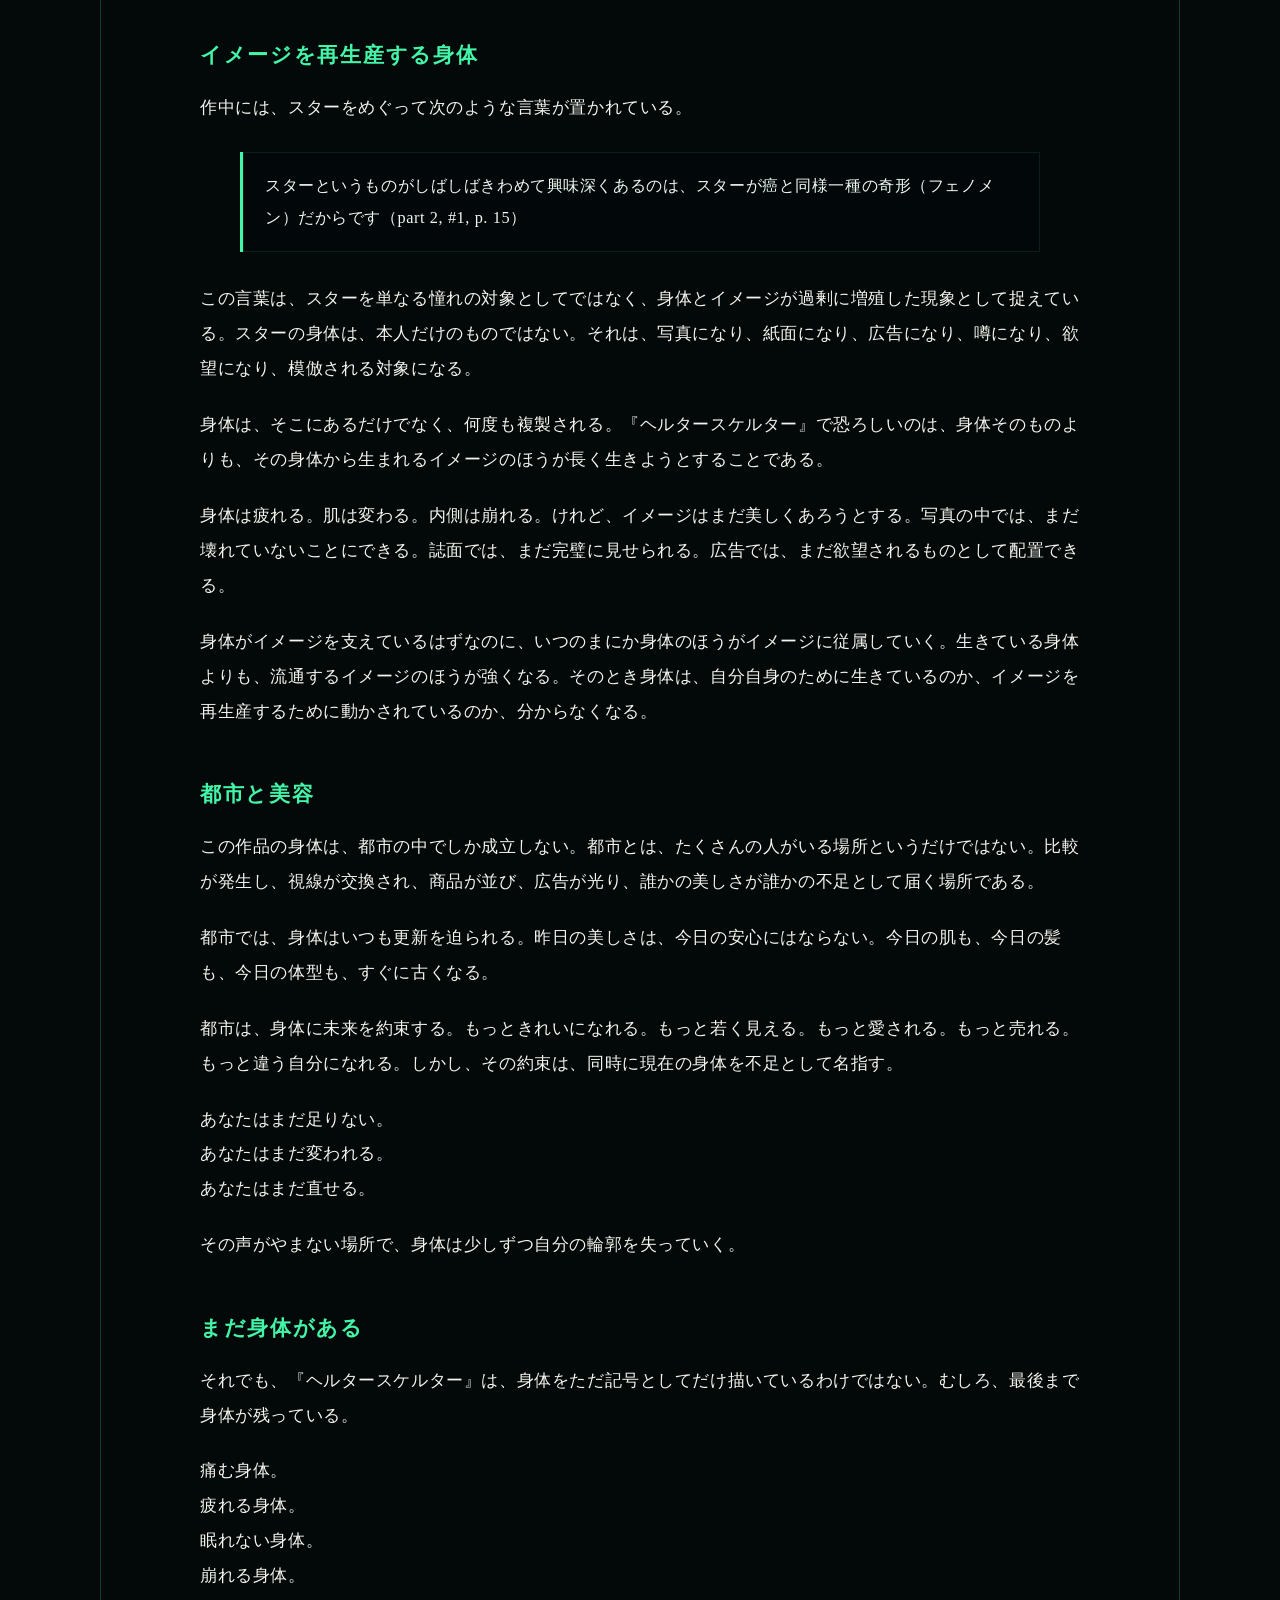
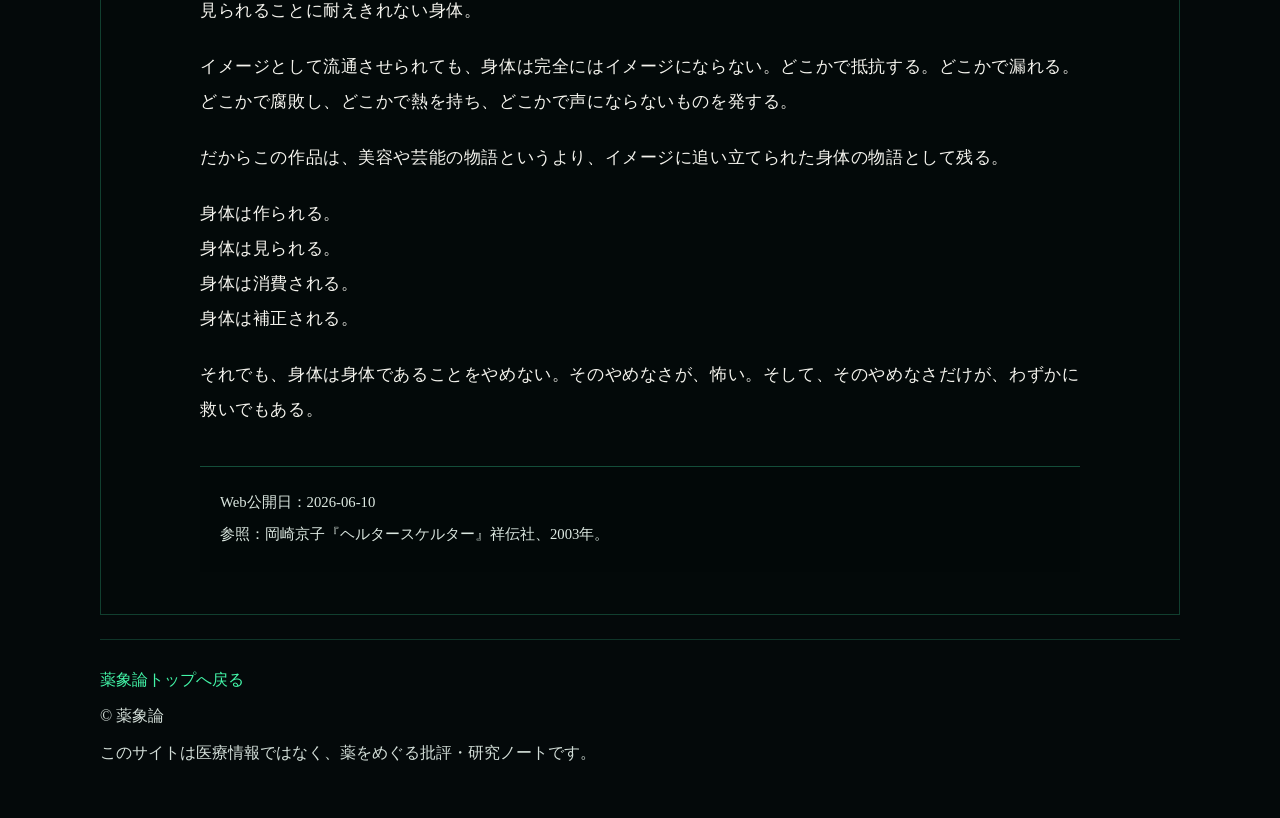
<file: site/pages/reading-helter-skelter-body-image.html>
<!doctype html>
<html lang="ja">
<head>
  <meta charset="utf-8">
  <meta name="viewport" content="width=device-width, initial-scale=1">
  <title>『ヘルタースケルター』と身体のイメージ｜薬象論</title>
  <meta name="description" content="岡崎京子『ヘルタースケルター』を、見られる身体、作られる身体、イメージを再生産する身体の読書ノートとして読む。">
  <meta name="robots" content="index,follow">
  <link rel="canonical" href="https://yakushoron.jp/pages/reading-helter-skelter-body-image.html">
  <link rel="stylesheet" href="../css/style.css">
  <link rel="stylesheet" href="../css/reading-helter-skelter.css">
  <link rel="icon" href="../assets/favicon.svg" type="image/svg+xml">
  <meta property="og:type" content="article">
  <meta property="og:site_name" content="薬象論">
  <meta property="og:title" content="『ヘルタースケルター』と身体のイメージ｜薬象論">
  <meta property="og:description" content="岡崎京子『ヘルタースケルター』を、見られる身体、作られる身体、イメージを再生産する身体の読書ノートとして読む。">
  <meta property="og:url" content="https://yakushoron.jp/pages/reading-helter-skelter-body-image.html">
  <meta property="og:image" content="https://yakushoron.jp/assets/images/reading-helter-skelter-body-image-hero.png">
  <meta property="og:image:alt" content="蛍光色に照らされた都市化された身体と、割れた鏡に映る複数の反射">
  <meta name="twitter:card" content="summary_large_image">
  <meta name="theme-color" content="#030706">
</head>
<body>
  <div class="page">
    <header class="essay-visual essay-visual-helter-skelter">
      <a class="back-link" href="../index.html">← 薬象論</a>
      <div class="essay-visual-inner">
        <p class="article-kicker">Reading Note</p>
        <h1 class="essay-title">『ヘルタースケルター』と身体のイメージ</h1>
        <p class="essay-subtitle">きれいでいなければならない身体のほうへ</p>
      </div>
    </header>

    <main class="article-wrap essay-wrap reading-note-helter">
      <article class="article">
        <div class="body-copy">
          <p>岡崎京子『ヘルタースケルター』でまず問題になるのは、美しい身体そのものではない。むしろ、美しい身体がどのように作られ、見られ、使われ、消耗していくのかという、身体の運用の感覚である。</p>
          <p>美しさは、ここでは静かな属性ではない。それは保たれなければならない状態であり、更新され続けなければならない表面であり、他人の視線の中でしか成立しない不安定な制度である。</p>
          <p>きれいでいること。<br>若く見えること。<br>壊れていないように見えること。<br>欲望されること。<br>商品として流通できること。</p>
          <p>それらは、ひとつひとつは美容や芸能や恋愛の言葉に見える。けれど、その奥にはもっと強い命令がある。身体は、そのままでは足りない。身体は、作り替えられなければならない。身体は、見られるために整えられ、消費されるために維持され、イメージを再生産するために酷使される。</p>
          <p>『ヘルタースケルター』の怖さは、身体が壊れていくことだけにあるのではない。むしろ、壊れていく身体を、それでもなお美しいイメージとして流通させようとする力にある。</p>

          <h2>見られる身体</h2>
          <p>身体は、ただそこにあるだけでは済まされない。都市の中で、身体はいつも誰かに見られている。雑誌、広告、テレビ、写真、鏡、他人の目、恋人の目、仕事の目。見られることは、承認でもあり、監視でもあり、商品価値の確認でもある。</p>
          <p>『ヘルタースケルター』の身体は、この視線の中でできている。それは自然な身体ではない。自然な身体がない、ということではない。むしろ、自然な身体のままでは商品にならない、という圧力がある。</p>
          <p>肌、髪、目、輪郭、痩せ方、疲れの見え方、年齢の出方。身体のあらゆる部分が、修正され、管理され、比較される。美しさは、内側から自然ににじみ出るものではなくなる。それは、維持されるべき状態になる。</p>
          <p>しかも、その維持には終わりがない。一度きれいになれば終わりではない。きれいであり続けなければならない。きれいであることを、次の撮影でも、次の誌面でも、次の視線の前でも、もう一度証明しなければならない。</p>
          <p>身体は、所有物である以前に、提出物になる。</p>

          <h2>作られる身体</h2>
          <p>『ヘルタースケルター』では、身体は作られる。ただ化粧されるのではない。服を着るのでも、髪を整えるのでも足りない。身体そのものが、変更可能な素材として扱われる。</p>
          <p>ここで重要なのは、身体改造が単なる例外的な出来事として描かれていないことである。それは極端ではある。けれど、まったく別世界の話ではない。</p>
          <p>少しでもましになりたい。見られる身体として成立したい。比較の中で負けたくない。老いを先送りしたい。疲れを隠したい。崩れを消したい。そうした欲望は、日常の中にもある。『ヘルタースケルター』は、その欲望を極端なところまで押し出す。</p>
          <p>身体を作ることは、自由のようにも見える。自分の身体を自分で選ぶこと。変わりたい自分へ近づくこと。生まれつき与えられたものから逃れること。しかし、その自由はすぐに命令へ反転する。</p>
          <p>変われるなら、変わらなければならない。<br>きれいになれるなら、きれいでいなければならない。<br>保てるなら、保たなければならない。</p>
          <p>身体は、解放されるのではなく、さらに細かく管理される。</p>

          <h2>薬で散らされる歪み</h2>
          <p>身体を保つためには、いくつものものが必要になる。眠りを調整するもの。痛みを鈍らせるもの。不安を散らすもの。疲れを隠すもの。食欲を抑えるもの。気分を上げるもの。崩れを一時的に見えなくするもの。</p>
          <p>それらは、すべて薬という言葉に回収されるとは限らない。サプリメント、美容医療、処方薬、注射、点滴、化粧品、施術、メンテナンス。名前は違っても、そこには共通した欲望がある。身体の不都合を、物質で散らすこと。歪みを、ひとまず外から補正すること。</p>
          <p>それは、ただの逃避ではない。</p>
          <p>人は本当に疲れる。痛む。眠れなくなる。不安になる。食べすぎる。食べられなくなる。鏡を見るのがつらくなる。仕事に向かうために、誰かの前に立つために、今日だけは崩れないようにするために、何かを必要とする。</p>
          <p>薬や施術は、その意味で救いにもなる。けれど『ヘルタースケルター』の世界では、その救いはすぐに次の命令へ変わる。</p>
          <p>もっと保て。<br>もっと隠せ。<br>もっと整えろ。<br>もっと見られる身体でいろ。</p>
          <p>ここで薬は、治療のためだけにあるのではない。身体を、イメージとしてもう一度流通させるためにある。</p>

          <h2>イメージを再生産する身体</h2>
          <p>作中には、スターをめぐって次のような言葉が置かれている。</p>
          <blockquote><p>スターというものがしばしばきわめて興味深くあるのは、スターが癌と同様一種の奇形（フェノメン）だからです（part 2, #1, p. 15）</p></blockquote>
          <p>この言葉は、スターを単なる憧れの対象としてではなく、身体とイメージが過剰に増殖した現象として捉えている。スターの身体は、本人だけのものではない。それは、写真になり、紙面になり、広告になり、噂になり、欲望になり、模倣される対象になる。</p>
          <p>身体は、そこにあるだけでなく、何度も複製される。『ヘルタースケルター』で恐ろしいのは、身体そのものよりも、その身体から生まれるイメージのほうが長く生きようとすることである。</p>
          <p>身体は疲れる。肌は変わる。内側は崩れる。けれど、イメージはまだ美しくあろうとする。写真の中では、まだ壊れていないことにできる。誌面では、まだ完璧に見せられる。広告では、まだ欲望されるものとして配置できる。</p>
          <p>身体がイメージを支えているはずなのに、いつのまにか身体のほうがイメージに従属していく。生きている身体よりも、流通するイメージのほうが強くなる。そのとき身体は、自分自身のために生きているのか、イメージを再生産するために動かされているのか、分からなくなる。</p>

          <h2>都市と美容</h2>
          <p>この作品の身体は、都市の中でしか成立しない。都市とは、たくさんの人がいる場所というだけではない。比較が発生し、視線が交換され、商品が並び、広告が光り、誰かの美しさが誰かの不足として届く場所である。</p>
          <p>都市では、身体はいつも更新を迫られる。昨日の美しさは、今日の安心にはならない。今日の肌も、今日の髪も、今日の体型も、すぐに古くなる。</p>
          <p>都市は、身体に未来を約束する。もっときれいになれる。もっと若く見える。もっと愛される。もっと売れる。もっと違う自分になれる。しかし、その約束は、同時に現在の身体を不足として名指す。</p>
          <p>あなたはまだ足りない。<br>あなたはまだ変われる。<br>あなたはまだ直せる。</p>
          <p>その声がやまない場所で、身体は少しずつ自分の輪郭を失っていく。</p>

          <h2>まだ身体がある</h2>
          <p>それでも、『ヘルタースケルター』は、身体をただ記号としてだけ描いているわけではない。むしろ、最後まで身体が残っている。</p>
          <p>痛む身体。<br>疲れる身体。<br>眠れない身体。<br>崩れる身体。<br>見られることに耐えきれない身体。</p>
          <p>イメージとして流通させられても、身体は完全にはイメージにならない。どこかで抵抗する。どこかで漏れる。どこかで腐敗し、どこかで熱を持ち、どこかで声にならないものを発する。</p>
          <p>だからこの作品は、美容や芸能の物語というより、イメージに追い立てられた身体の物語として残る。</p>
          <p>身体は作られる。<br>身体は見られる。<br>身体は消費される。<br>身体は補正される。</p>
          <p>それでも、身体は身体であることをやめない。そのやめなさが、怖い。そして、そのやめなさだけが、わずかに救いでもある。</p>
        </div>
        <div class="article-meta" aria-label="記事メタ情報">
          <p>Web公開日：2026-06-10</p>
          <p>参照：岡崎京子『ヘルタースケルター』祥伝社、2003年。</p>
        </div>
      </article>
    </main>

    <footer class="site-footer">
      <p><a href="../index.html">薬象論トップへ戻る</a></p>
      <p>© 薬象論</p>
      <p>このサイトは医療情報ではなく、薬をめぐる批評・研究ノートです。</p>
    </footer>
  </div>
</body>
</html>
</file>
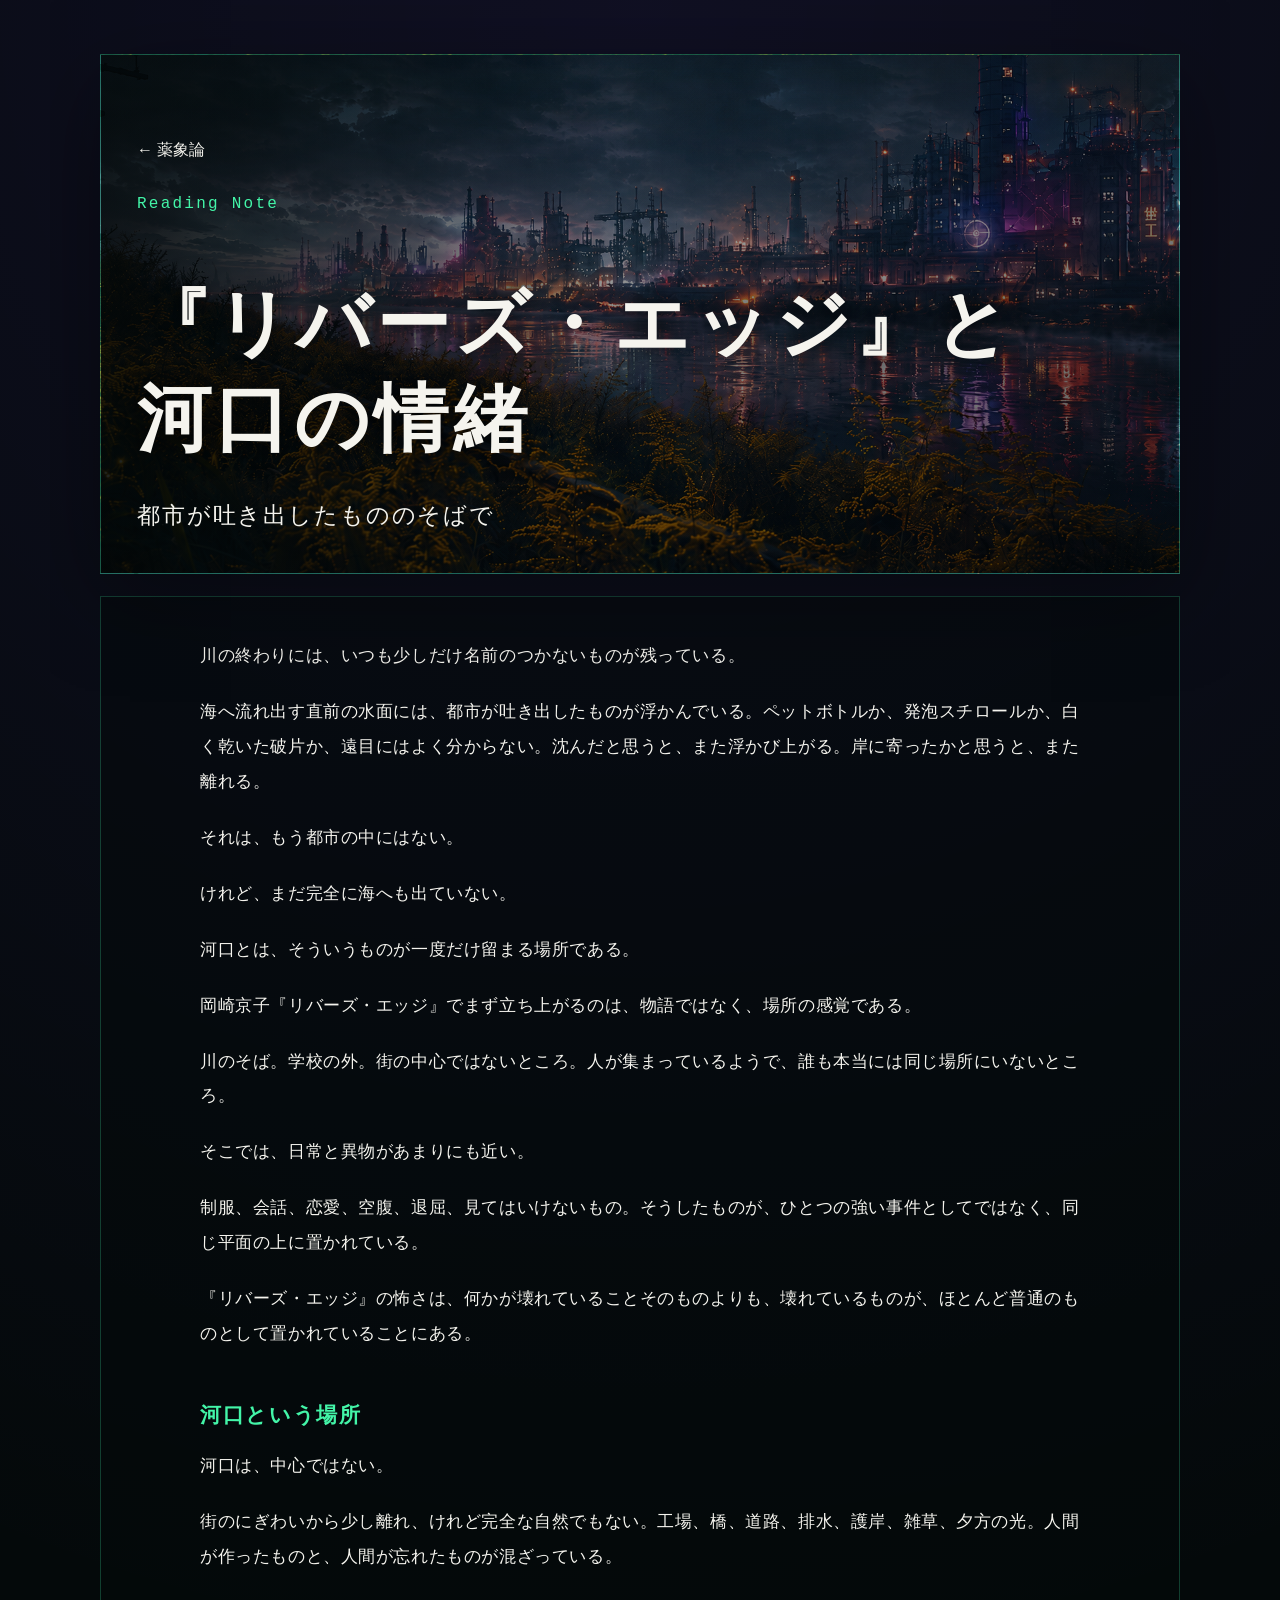
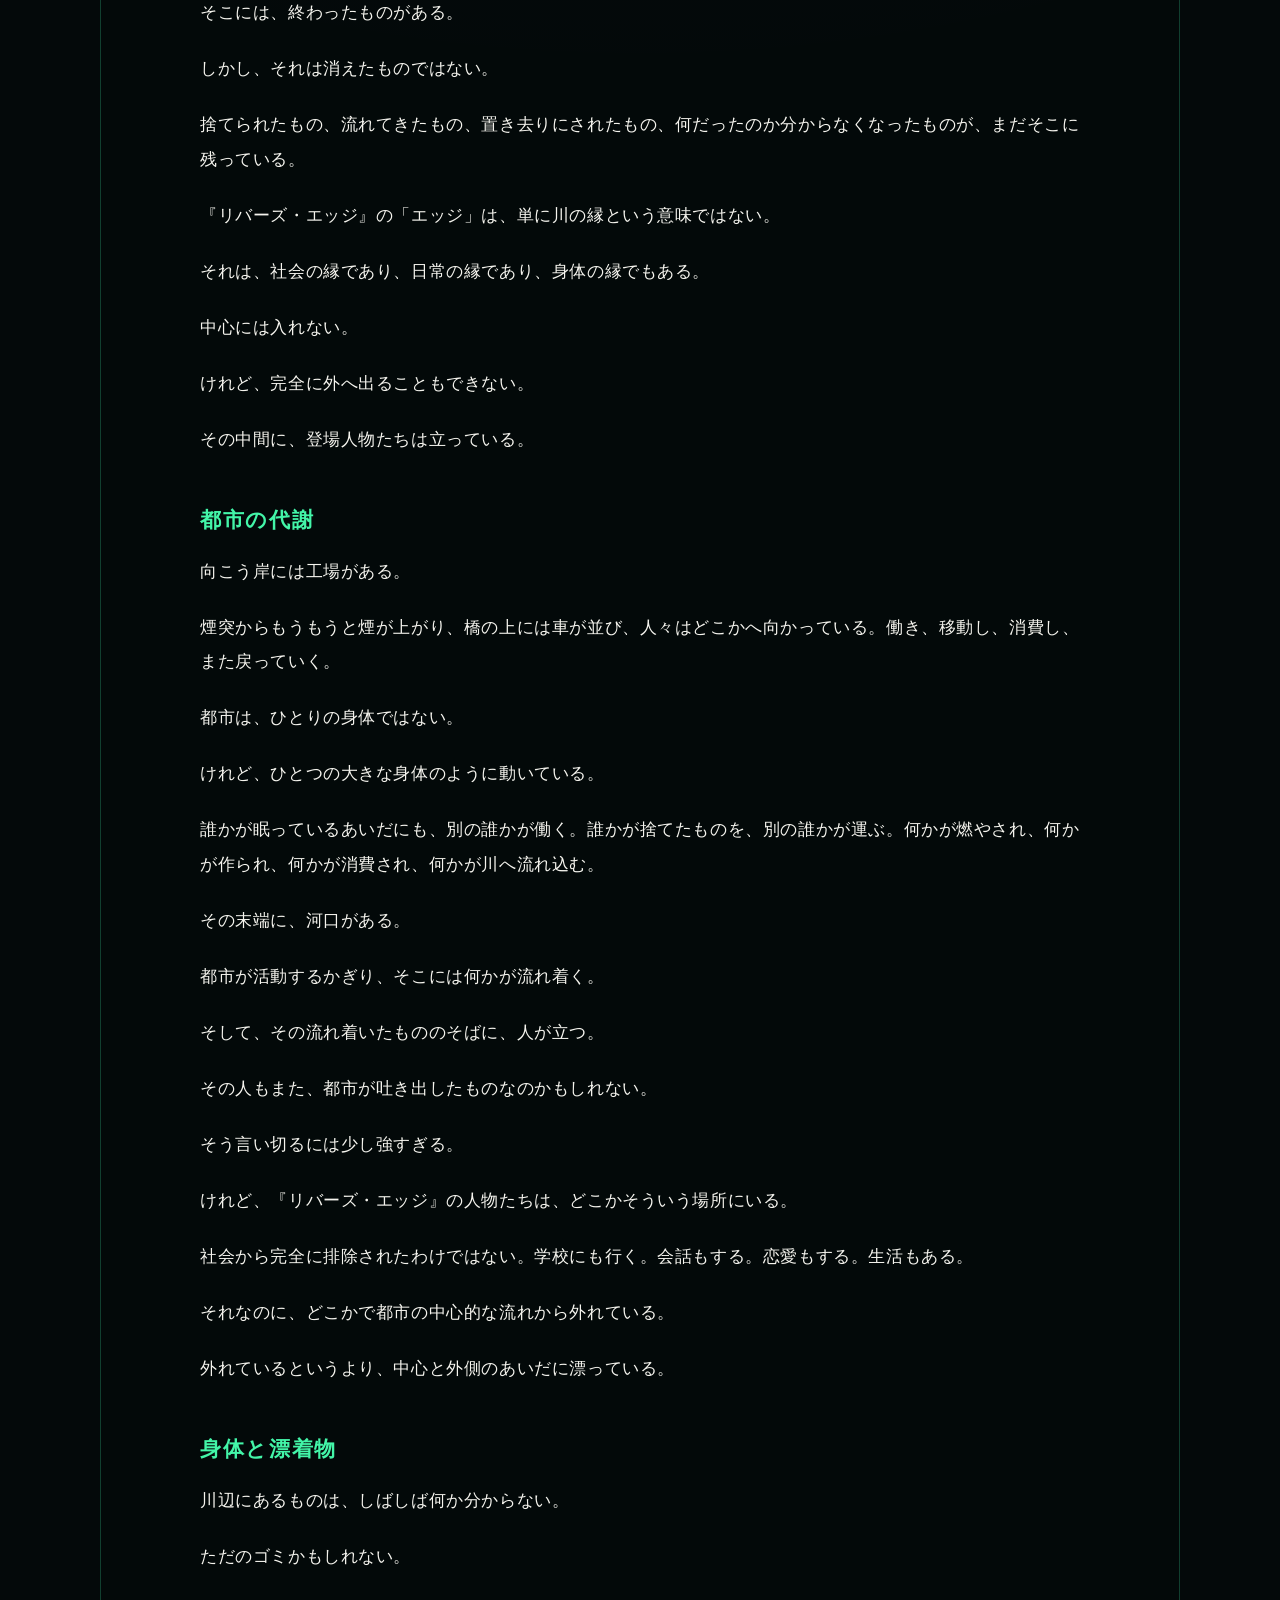
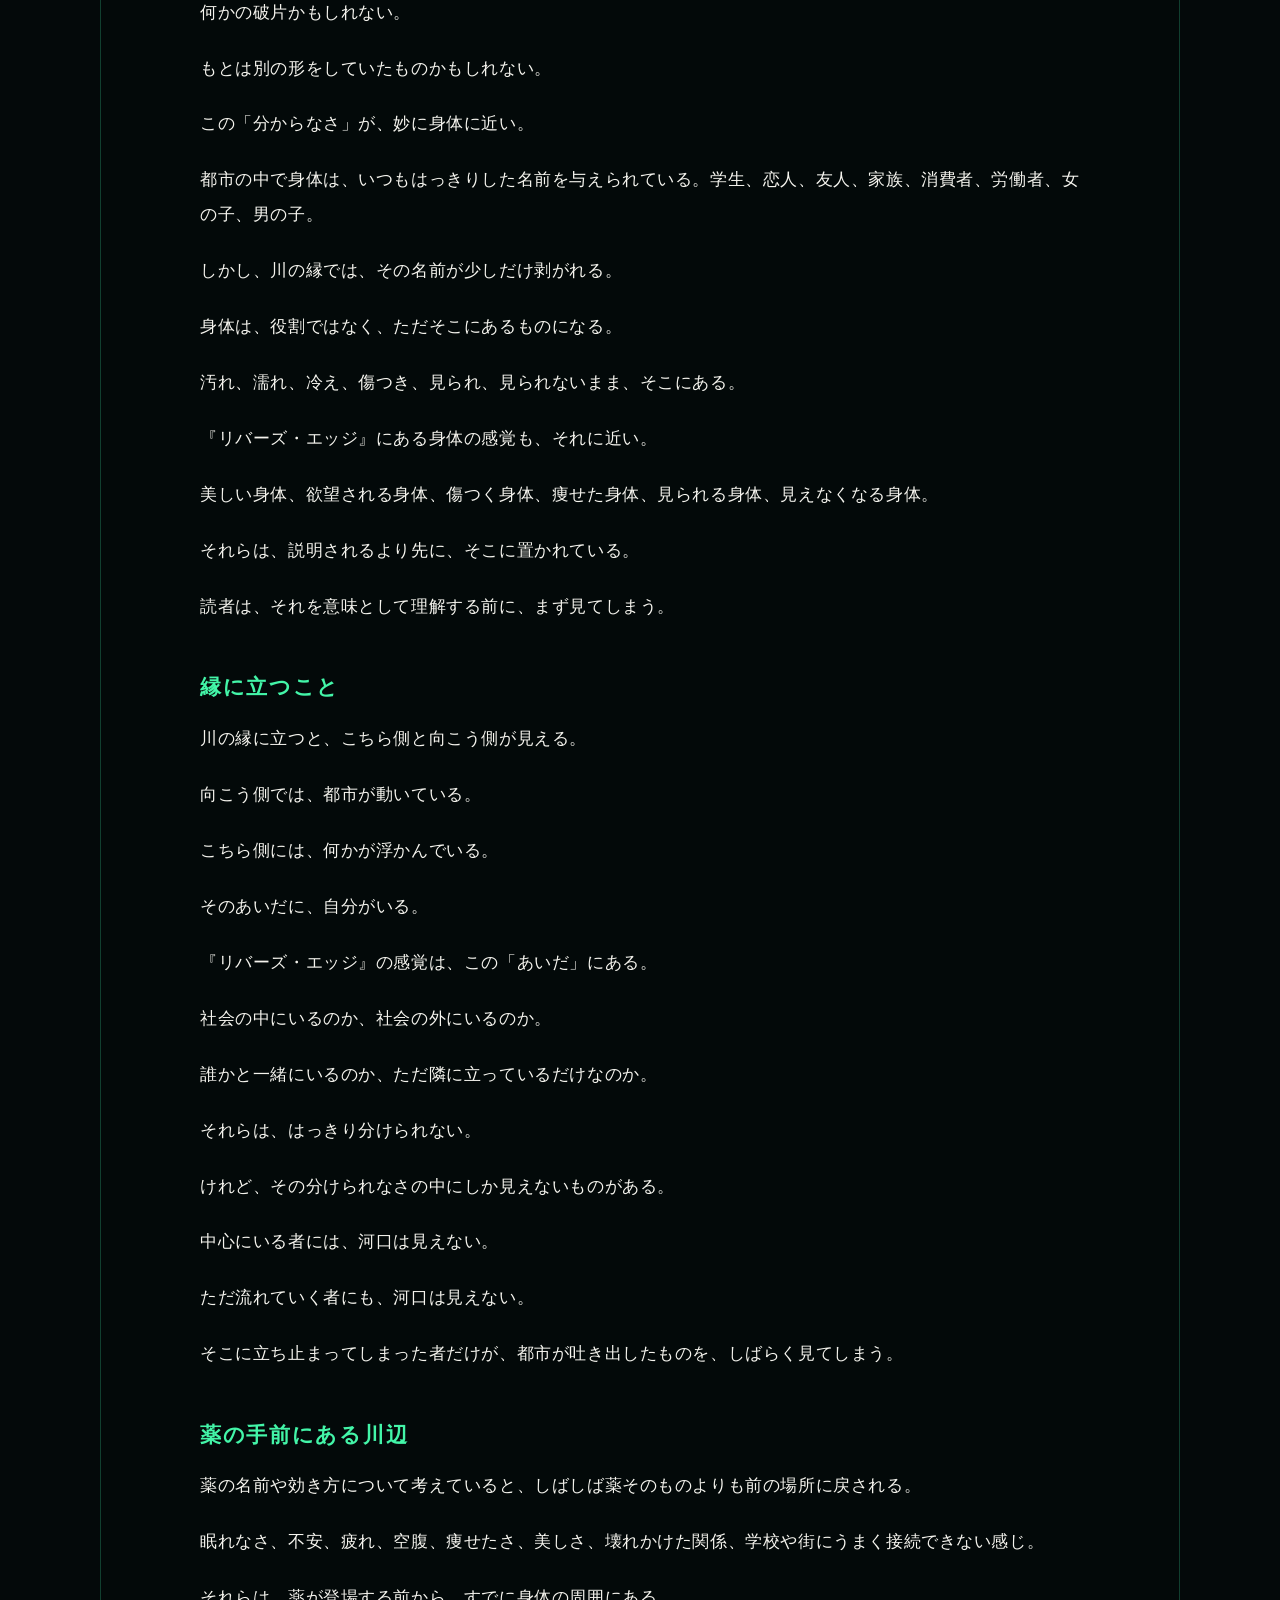
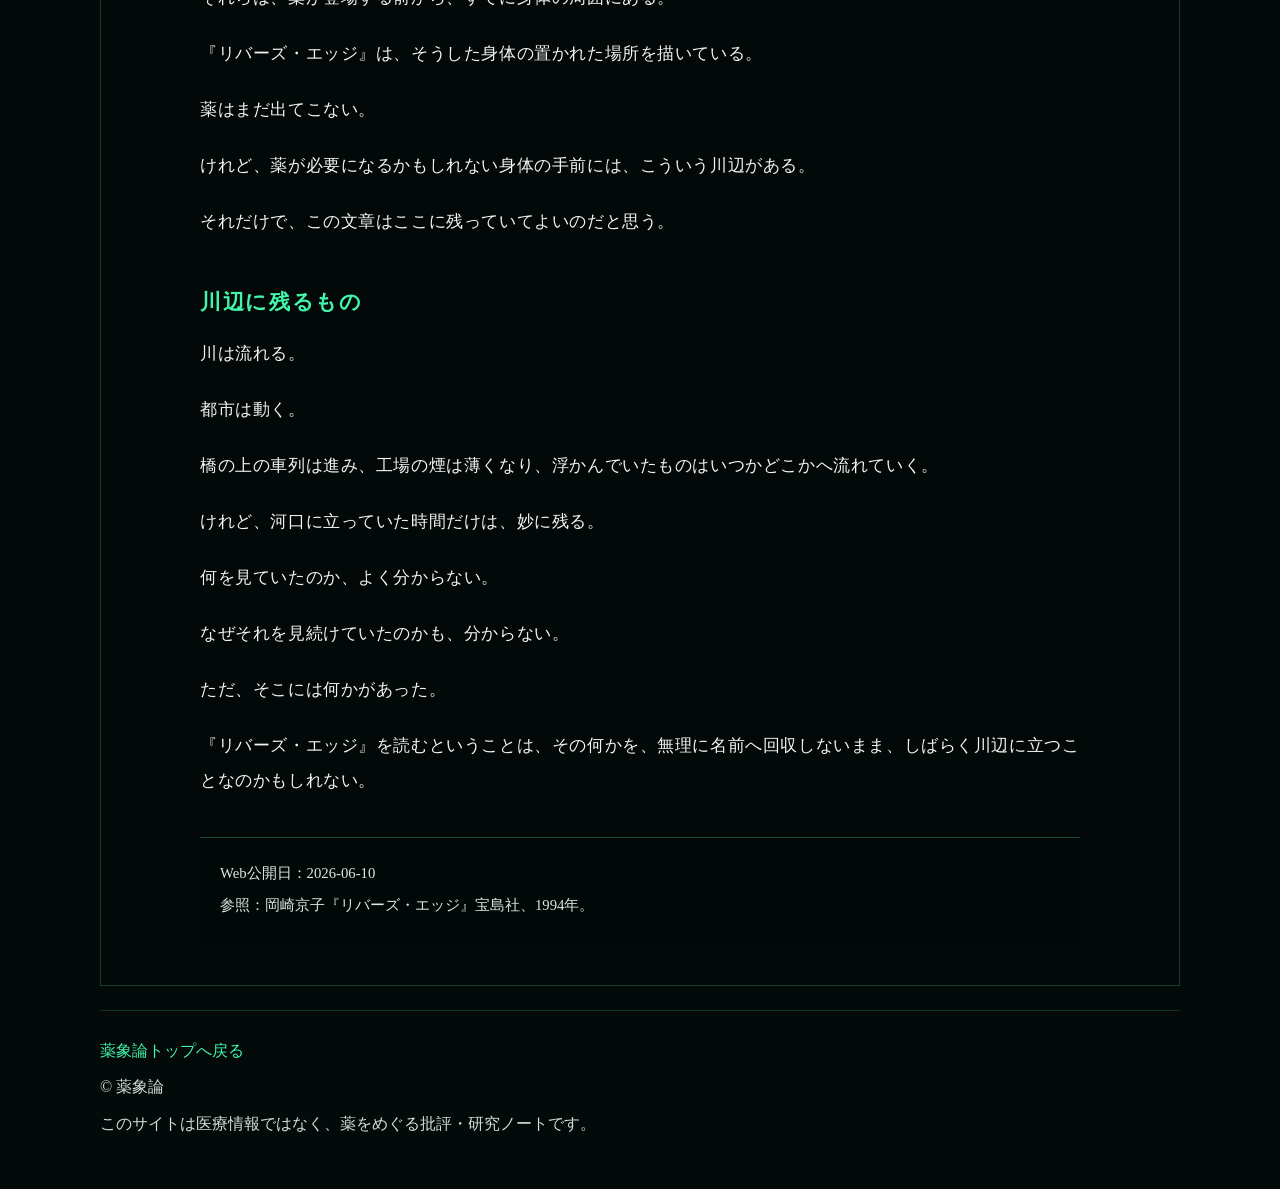
<file: site/pages/reading-rivers-edge-kakou.html>
<!doctype html>
<html lang="ja">
<head>
  <meta charset="utf-8">
  <meta name="viewport" content="width=device-width, initial-scale=1">
  <title>『リバーズ・エッジ』と河口の情緒｜薬象論</title>
  <meta name="description" content="岡崎京子『リバーズ・エッジ』から立ち上がる川辺、都市、身体、縁の感覚をめぐる読書ノート。">
  <meta name="robots" content="index,follow">
  <link rel="canonical" href="https://yakushoron.jp/pages/reading-rivers-edge-kakou.html">
  <link rel="stylesheet" href="../css/style.css">
  <link rel="stylesheet" href="../css/reading-rivers-edge.css">
  <link rel="icon" href="../assets/favicon.svg" type="image/svg+xml">
  <meta property="og:type" content="article">
  <meta property="og:site_name" content="薬象論">
  <meta property="og:title" content="『リバーズ・エッジ』と河口の情緒｜薬象論">
  <meta property="og:description" content="岡崎京子『リバーズ・エッジ』から立ち上がる川辺、都市、身体、縁の感覚をめぐる読書ノート。">
  <meta property="og:url" content="https://yakushoron.jp/pages/reading-rivers-edge-kakou.html">
  <meta property="og:image" content="https://yakushoron.jp/assets/images/reading-rivers-edge-kakou-hero.png">
  <meta property="og:image:alt" content="セイタカアワダチソウの生い茂る河川敷から、川向こうの工場群を眺めるサイバーパンク風の風景">
  <meta name="twitter:card" content="summary_large_image">
  <meta name="theme-color" content="#030706">
</head>
<body>
  <div class="page">
    <header class="essay-visual essay-visual-rivers-edge">
      <a class="back-link" href="../index.html">← 薬象論</a>
      <div class="essay-visual-inner">
        <p class="article-kicker">Reading Note</p>
        <h1 class="essay-title">『リバーズ・エッジ』と河口の情緒</h1>
        <p class="essay-subtitle">都市が吐き出したもののそばで</p>
      </div>
    </header>

    <main class="article-wrap essay-wrap reading-note">
      <article class="article">
        <div class="body-copy">
          <p>川の終わりには、いつも少しだけ名前のつかないものが残っている。</p>
          <p>海へ流れ出す直前の水面には、都市が吐き出したものが浮かんでいる。ペットボトルか、発泡スチロールか、白く乾いた破片か、遠目にはよく分からない。沈んだと思うと、また浮かび上がる。岸に寄ったかと思うと、また離れる。</p>
          <p>それは、もう都市の中にはない。</p>
          <p>けれど、まだ完全に海へも出ていない。</p>
          <p>河口とは、そういうものが一度だけ留まる場所である。</p>
          <p>岡崎京子『リバーズ・エッジ』でまず立ち上がるのは、物語ではなく、場所の感覚である。</p>
          <p>川のそば。学校の外。街の中心ではないところ。人が集まっているようで、誰も本当には同じ場所にいないところ。</p>
          <p>そこでは、日常と異物があまりにも近い。</p>
          <p>制服、会話、恋愛、空腹、退屈、見てはいけないもの。そうしたものが、ひとつの強い事件としてではなく、同じ平面の上に置かれている。</p>
          <p>『リバーズ・エッジ』の怖さは、何かが壊れていることそのものよりも、壊れているものが、ほとんど普通のものとして置かれていることにある。</p>

          <h2>河口という場所</h2>
          <p>河口は、中心ではない。</p>
          <p>街のにぎわいから少し離れ、けれど完全な自然でもない。工場、橋、道路、排水、護岸、雑草、夕方の光。人間が作ったものと、人間が忘れたものが混ざっている。</p>
          <p>そこには、終わったものがある。</p>
          <p>しかし、それは消えたものではない。</p>
          <p>捨てられたもの、流れてきたもの、置き去りにされたもの、何だったのか分からなくなったものが、まだそこに残っている。</p>
          <p>『リバーズ・エッジ』の「エッジ」は、単に川の縁という意味ではない。</p>
          <p>それは、社会の縁であり、日常の縁であり、身体の縁でもある。</p>
          <p>中心には入れない。</p>
          <p>けれど、完全に外へ出ることもできない。</p>
          <p>その中間に、登場人物たちは立っている。</p>

          <h2>都市の代謝</h2>
          <p>向こう岸には工場がある。</p>
          <p>煙突からもうもうと煙が上がり、橋の上には車が並び、人々はどこかへ向かっている。働き、移動し、消費し、また戻っていく。</p>
          <p>都市は、ひとりの身体ではない。</p>
          <p>けれど、ひとつの大きな身体のように動いている。</p>
          <p>誰かが眠っているあいだにも、別の誰かが働く。誰かが捨てたものを、別の誰かが運ぶ。何かが燃やされ、何かが作られ、何かが消費され、何かが川へ流れ込む。</p>
          <p>その末端に、河口がある。</p>
          <p>都市が活動するかぎり、そこには何かが流れ着く。</p>
          <p>そして、その流れ着いたもののそばに、人が立つ。</p>
          <p>その人もまた、都市が吐き出したものなのかもしれない。</p>
          <p>そう言い切るには少し強すぎる。</p>
          <p>けれど、『リバーズ・エッジ』の人物たちは、どこかそういう場所にいる。</p>
          <p>社会から完全に排除されたわけではない。学校にも行く。会話もする。恋愛もする。生活もある。</p>
          <p>それなのに、どこかで都市の中心的な流れから外れている。</p>
          <p>外れているというより、中心と外側のあいだに漂っている。</p>

          <h2>身体と漂着物</h2>
          <p>川辺にあるものは、しばしば何か分からない。</p>
          <p>ただのゴミかもしれない。</p>
          <p>何かの破片かもしれない。</p>
          <p>もとは別の形をしていたものかもしれない。</p>
          <p>この「分からなさ」が、妙に身体に近い。</p>
          <p>都市の中で身体は、いつもはっきりした名前を与えられている。学生、恋人、友人、家族、消費者、労働者、女の子、男の子。</p>
          <p>しかし、川の縁では、その名前が少しだけ剥がれる。</p>
          <p>身体は、役割ではなく、ただそこにあるものになる。</p>
          <p>汚れ、濡れ、冷え、傷つき、見られ、見られないまま、そこにある。</p>
          <p>『リバーズ・エッジ』にある身体の感覚も、それに近い。</p>
          <p>美しい身体、欲望される身体、傷つく身体、痩せた身体、見られる身体、見えなくなる身体。</p>
          <p>それらは、説明されるより先に、そこに置かれている。</p>
          <p>読者は、それを意味として理解する前に、まず見てしまう。</p>

          <h2>縁に立つこと</h2>
          <p>川の縁に立つと、こちら側と向こう側が見える。</p>
          <p>向こう側では、都市が動いている。</p>
          <p>こちら側には、何かが浮かんでいる。</p>
          <p>そのあいだに、自分がいる。</p>
          <p>『リバーズ・エッジ』の感覚は、この「あいだ」にある。</p>
          <p>社会の中にいるのか、社会の外にいるのか。</p>
          <p>誰かと一緒にいるのか、ただ隣に立っているだけなのか。</p>
          <p>それらは、はっきり分けられない。</p>
          <p>けれど、その分けられなさの中にしか見えないものがある。</p>
          <p>中心にいる者には、河口は見えない。</p>
          <p>ただ流れていく者にも、河口は見えない。</p>
          <p>そこに立ち止まってしまった者だけが、都市が吐き出したものを、しばらく見てしまう。</p>

          <h2>薬の手前にある川辺</h2>
          <p>薬の名前や効き方について考えていると、しばしば薬そのものよりも前の場所に戻される。</p>
          <p>眠れなさ、不安、疲れ、空腹、痩せたさ、美しさ、壊れかけた関係、学校や街にうまく接続できない感じ。</p>
          <p>それらは、薬が登場する前から、すでに身体の周囲にある。</p>
          <p>『リバーズ・エッジ』は、そうした身体の置かれた場所を描いている。</p>
          <p>薬はまだ出てこない。</p>
          <p>けれど、薬が必要になるかもしれない身体の手前には、こういう川辺がある。</p>
          <p>それだけで、この文章はここに残っていてよいのだと思う。</p>

          <h2>川辺に残るもの</h2>
          <p>川は流れる。</p>
          <p>都市は動く。</p>
          <p>橋の上の車列は進み、工場の煙は薄くなり、浮かんでいたものはいつかどこかへ流れていく。</p>
          <p>けれど、河口に立っていた時間だけは、妙に残る。</p>
          <p>何を見ていたのか、よく分からない。</p>
          <p>なぜそれを見続けていたのかも、分からない。</p>
          <p>ただ、そこには何かがあった。</p>
          <p>『リバーズ・エッジ』を読むということは、その何かを、無理に名前へ回収しないまま、しばらく川辺に立つことなのかもしれない。</p>
        </div>
        <div class="article-meta" aria-label="記事メタ情報">
          <p>Web公開日：2026-06-10</p>
          <p>参照：岡崎京子『リバーズ・エッジ』宝島社、1994年。</p>
        </div>
      </article>
    </main>

    <footer class="site-footer">
      <p><a href="../index.html">薬象論トップへ戻る</a></p>
      <p>© 薬象論</p>
      <p>このサイトは医療情報ではなく、薬をめぐる批評・研究ノートです。</p>
    </footer>
  </div>
</body>
</html>
</file>
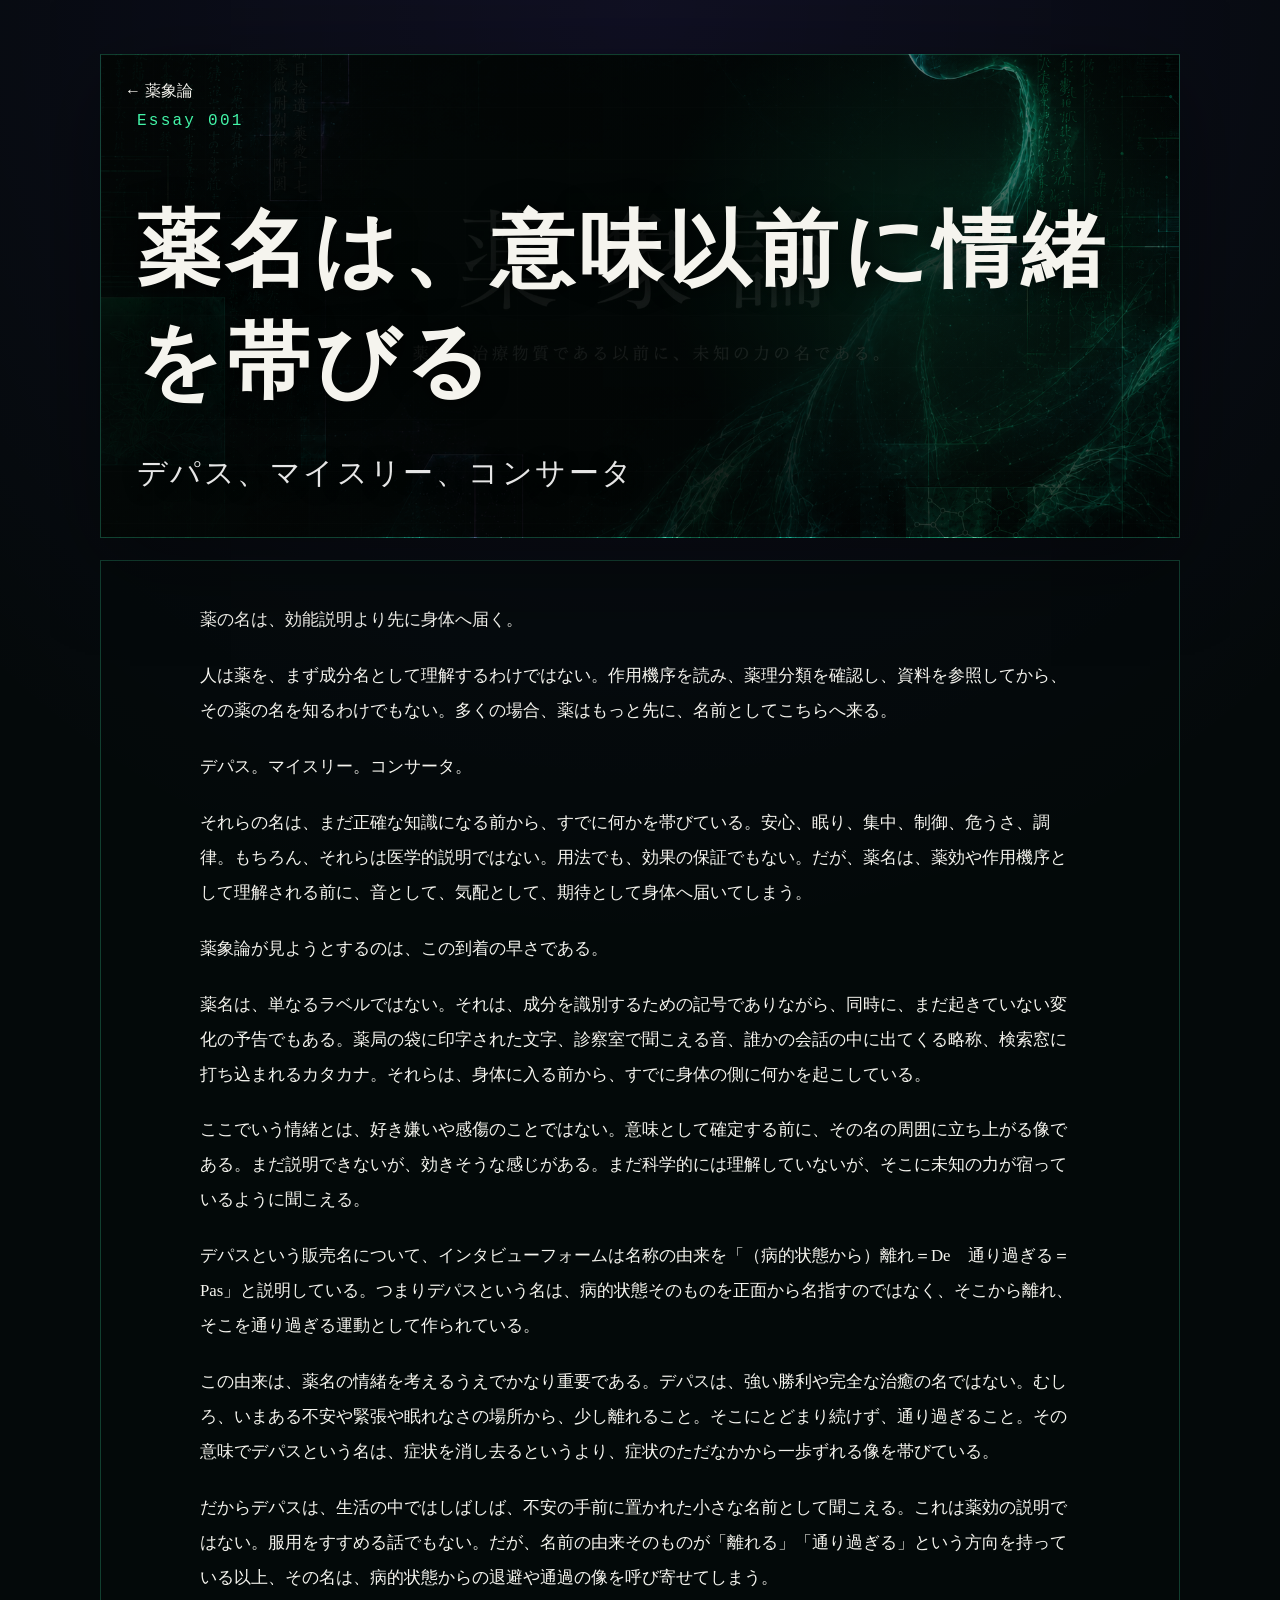
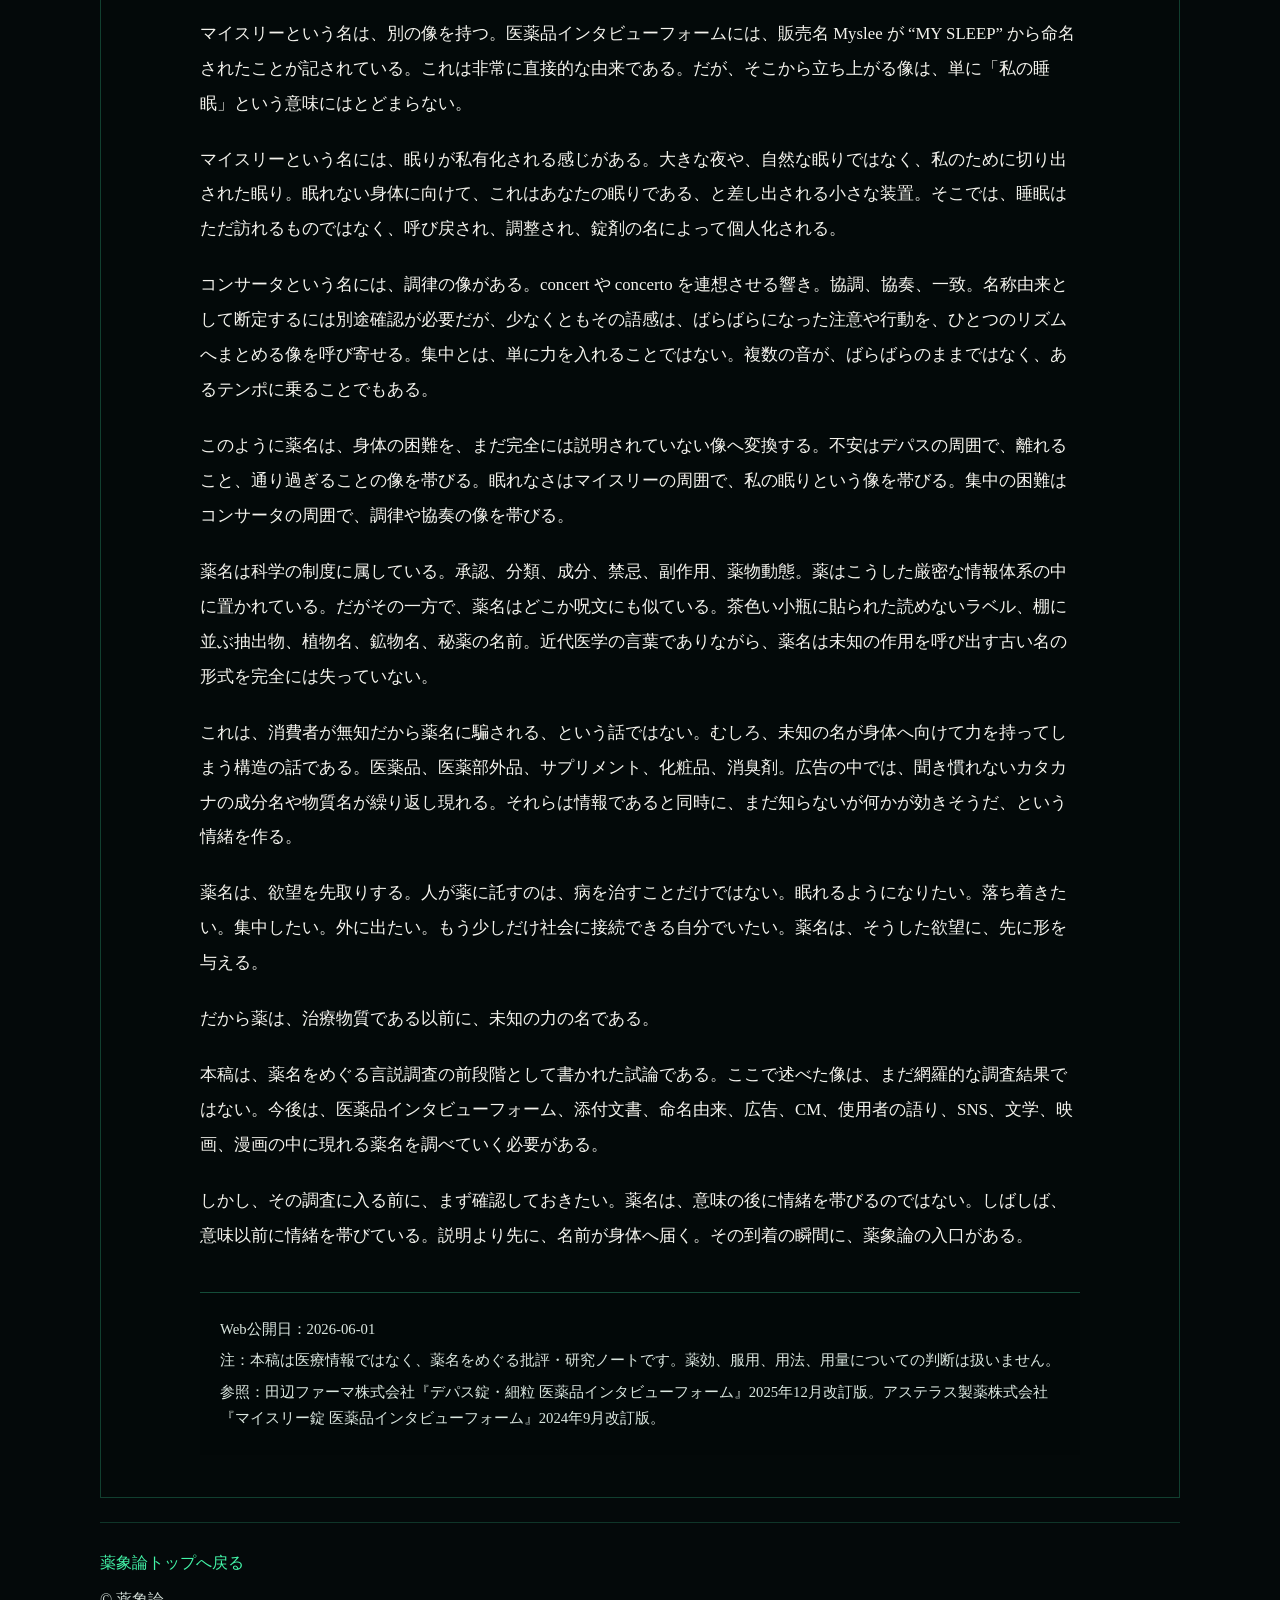
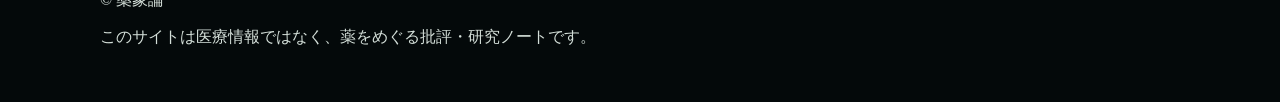
<file: site/pages/yakumei-no-jocho.html>
<!doctype html>
<html lang="ja">
<head>
  <meta charset="utf-8">
  <meta name="viewport" content="width=device-width, initial-scale=1">
  <title>薬名は、意味以前に情緒を帯びる｜薬象論</title>
  <meta name="description" content="デパス、マイスリー、コンサータ。薬名は、効能や作用機序として理解される前に、音として、気配として、期待として身体へ届く。薬象論の第一論考。">
  <meta name="robots" content="index,follow">
  <link rel="canonical" href="https://yakushoron.jp/pages/yakumei-no-jocho.html">
  <link rel="stylesheet" href="../css/style.css">
  <link rel="stylesheet" href="../css/hero-fix.css">
  <link rel="stylesheet" href="../css/home-tight.css">
  <link rel="icon" href="../assets/favicon.svg" type="image/svg+xml">
  <meta property="og:type" content="article">
  <meta property="og:site_name" content="薬象論">
  <meta property="og:title" content="薬名は、意味以前に情緒を帯びる｜薬象論">
  <meta property="og:description" content="デパス、マイスリー、コンサータ。薬名は、効能や作用機序として理解される前に、音として、気配として、期待として身体へ届く。">
  <meta property="og:url" content="https://yakushoron.jp/pages/yakumei-no-jocho.html">
  <meta property="og:image" content="https://yakushoron.jp/assets/images/hero-desktop-20260521-v2.png">
  <meta property="og:image:alt" content="薬象論のキービジュアル">
  <meta name="twitter:card" content="summary_large_image">
  <meta name="theme-color" content="#030706">
</head>
<body>
  <div class="page">
    <header class="essay-visual essay-visual-yakumei">
      <a class="back-link" href="../index.html">← 薬象論</a>
      <div class="essay-visual-inner">
        <p class="article-kicker">Essay 001</p>
        <h1 class="essay-title">薬名は、意味以前に情緒を帯びる</h1>
        <p class="essay-subtitle">デパス、マイスリー、コンサータ</p>
      </div>
    </header>
    <main class="article-wrap essay-wrap">
      <article class="article">
        <div class="body-copy">
          <p>薬の名は、効能説明より先に身体へ届く。</p>
          <p>人は薬を、まず成分名として理解するわけではない。作用機序を読み、薬理分類を確認し、資料を参照してから、その薬の名を知るわけでもない。多くの場合、薬はもっと先に、名前としてこちらへ来る。</p>
          <p>デパス。マイスリー。コンサータ。</p>
          <p>それらの名は、まだ正確な知識になる前から、すでに何かを帯びている。安心、眠り、集中、制御、危うさ、調律。もちろん、それらは医学的説明ではない。用法でも、効果の保証でもない。だが、薬名は、薬効や作用機序として理解される前に、音として、気配として、期待として身体へ届いてしまう。</p>
          <p>薬象論が見ようとするのは、この到着の早さである。</p>
          <p>薬名は、単なるラベルではない。それは、成分を識別するための記号でありながら、同時に、まだ起きていない変化の予告でもある。薬局の袋に印字された文字、診察室で聞こえる音、誰かの会話の中に出てくる略称、検索窓に打ち込まれるカタカナ。それらは、身体に入る前から、すでに身体の側に何かを起こしている。</p>
          <p>ここでいう情緒とは、好き嫌いや感傷のことではない。意味として確定する前に、その名の周囲に立ち上がる像である。まだ説明できないが、効きそうな感じがある。まだ科学的には理解していないが、そこに未知の力が宿っているように聞こえる。</p>
          <p>デパスという販売名について、インタビューフォームは名称の由来を「（病的状態から）離れ＝De　通り過ぎる＝Pas」と説明している。つまりデパスという名は、病的状態そのものを正面から名指すのではなく、そこから離れ、そこを通り過ぎる運動として作られている。</p>
          <p>この由来は、薬名の情緒を考えるうえでかなり重要である。デパスは、強い勝利や完全な治癒の名ではない。むしろ、いまある不安や緊張や眠れなさの場所から、少し離れること。そこにとどまり続けず、通り過ぎること。その意味でデパスという名は、症状を消し去るというより、症状のただなかから一歩ずれる像を帯びている。</p>
          <p>だからデパスは、生活の中ではしばしば、不安の手前に置かれた小さな名前として聞こえる。これは薬効の説明ではない。服用をすすめる話でもない。だが、名前の由来そのものが「離れる」「通り過ぎる」という方向を持っている以上、その名は、病的状態からの退避や通過の像を呼び寄せてしまう。</p>
          <p>マイスリーという名は、別の像を持つ。医薬品インタビューフォームには、販売名 Myslee が “MY SLEEP” から命名されたことが記されている。これは非常に直接的な由来である。だが、そこから立ち上がる像は、単に「私の睡眠」という意味にはとどまらない。</p>
          <p>マイスリーという名には、眠りが私有化される感じがある。大きな夜や、自然な眠りではなく、私のために切り出された眠り。眠れない身体に向けて、これはあなたの眠りである、と差し出される小さな装置。そこでは、睡眠はただ訪れるものではなく、呼び戻され、調整され、錠剤の名によって個人化される。</p>
          <p>コンサータという名には、調律の像がある。concert や concerto を連想させる響き。協調、協奏、一致。名称由来として断定するには別途確認が必要だが、少なくともその語感は、ばらばらになった注意や行動を、ひとつのリズムへまとめる像を呼び寄せる。集中とは、単に力を入れることではない。複数の音が、ばらばらのままではなく、あるテンポに乗ることでもある。</p>
          <p>このように薬名は、身体の困難を、まだ完全には説明されていない像へ変換する。不安はデパスの周囲で、離れること、通り過ぎることの像を帯びる。眠れなさはマイスリーの周囲で、私の眠りという像を帯びる。集中の困難はコンサータの周囲で、調律や協奏の像を帯びる。</p>
          <p>薬名は科学の制度に属している。承認、分類、成分、禁忌、副作用、薬物動態。薬はこうした厳密な情報体系の中に置かれている。だがその一方で、薬名はどこか呪文にも似ている。茶色い小瓶に貼られた読めないラベル、棚に並ぶ抽出物、植物名、鉱物名、秘薬の名前。近代医学の言葉でありながら、薬名は未知の作用を呼び出す古い名の形式を完全には失っていない。</p>
          <p>これは、消費者が無知だから薬名に騙される、という話ではない。むしろ、未知の名が身体へ向けて力を持ってしまう構造の話である。医薬品、医薬部外品、サプリメント、化粧品、消臭剤。広告の中では、聞き慣れないカタカナの成分名や物質名が繰り返し現れる。それらは情報であると同時に、まだ知らないが何かが効きそうだ、という情緒を作る。</p>
          <p>薬名は、欲望を先取りする。人が薬に託すのは、病を治すことだけではない。眠れるようになりたい。落ち着きたい。集中したい。外に出たい。もう少しだけ社会に接続できる自分でいたい。薬名は、そうした欲望に、先に形を与える。</p>
          <p>だから薬は、治療物質である以前に、未知の力の名である。</p>
          <p>本稿は、薬名をめぐる言説調査の前段階として書かれた試論である。ここで述べた像は、まだ網羅的な調査結果ではない。今後は、医薬品インタビューフォーム、添付文書、命名由来、広告、CM、使用者の語り、SNS、文学、映画、漫画の中に現れる薬名を調べていく必要がある。</p>
          <p>しかし、その調査に入る前に、まず確認しておきたい。薬名は、意味の後に情緒を帯びるのではない。しばしば、意味以前に情緒を帯びている。説明より先に、名前が身体へ届く。その到着の瞬間に、薬象論の入口がある。</p>
        </div>
        <div class="article-meta" aria-label="記事メタ情報">
          <p>Web公開日：2026-06-01</p>
          <p>注：本稿は医療情報ではなく、薬名をめぐる批評・研究ノートです。薬効、服用、用法、用量についての判断は扱いません。</p>
          <p>参照：田辺ファーマ株式会社『デパス錠・細粒 医薬品インタビューフォーム』2025年12月改訂版。アステラス製薬株式会社『マイスリー錠 医薬品インタビューフォーム』2024年9月改訂版。</p>
        </div>
      </article>
    </main>
    <footer class="site-footer">
      <p><a href="../index.html">薬象論トップへ戻る</a></p>
      <p>© 薬象論</p>
      <p>このサイトは医療情報ではなく、薬をめぐる批評・研究ノートです。</p>
    </footer>
  </div>
</body>
</html>
</file>
<file: site/css/style.css>
:root{
  --bg:#04090a;
  --panel:#081112;
  --line:rgba(69,255,190,.34);
  --line-strong:rgba(69,255,190,.58);
  --text:#f5f4ee;
  --muted:#c5d2cc;
  --accent:#43f5a8;
  --violet:#8f52ff;
  --shadow:0 20px 60px rgba(0,0,0,.45);
}
*{box-sizing:border-box}
html{scroll-behavior:smooth;max-width:100%;overflow-x:hidden}
body{
  margin:0;max-width:100%;overflow-x:hidden;
  background:radial-gradient(circle at 50% 0%, rgba(118,71,255,.10), transparent 28%), var(--bg);
  color:var(--text);
  font-family:"Hiragino Mincho ProN","Yu Mincho","Noto Serif JP",serif;
  line-height:1.8;
}
a{color:inherit;text-decoration:none}
img{max-width:100%;display:block}
.page{width:100%;max-width:1180px;margin:0 auto;padding:16px 16px 42px;overflow:hidden}
.topbar{display:flex;align-items:center;justify-content:space-between;gap:16px;padding:10px 4px 14px;position:sticky;top:0;z-index:20;backdrop-filter:blur(10px);background:linear-gradient(to bottom,rgba(4,9,10,.90),rgba(4,9,10,.55))}
.brand{display:flex;align-items:center;gap:12px;font-size:1.2rem;letter-spacing:.14em;white-space:nowrap}.brand small{font-size:.76rem;color:var(--muted);letter-spacing:.08em;font-family:ui-monospace,monospace}.nav{display:flex;gap:28px;font-size:.95rem;letter-spacing:.08em;white-space:nowrap}.nav a{color:#f7f6f0cc}.menu-button{display:none;border:1px solid var(--line);border-radius:10px;padding:10px 12px;line-height:1;background:rgba(8,17,18,.75)}
.hero-card,.feature-banner,.axes-banner,.notes-banner{position:relative;border:1px solid var(--line-strong);background:#020707;box-shadow:var(--shadow);overflow:hidden;width:100%}
.hero-media{position:relative;min-height:560px;width:100%;background:url('../assets/images/hero-main-clean.png') center/cover no-repeat}
.hero-media::after{content:"";position:absolute;inset:0;background:linear-gradient(90deg,rgba(4,9,10,.52) 0%,rgba(4,9,10,.24) 42%,rgba(4,9,10,.2) 100%),linear-gradient(180deg,rgba(4,9,10,.08) 0%,rgba(4,9,10,.58) 100%)}
.hero-copy{position:absolute;left:6.5%;top:10%;z-index:2;max-width:48%}.hero-domain{font-size:.78rem;color:#d6dfd8;letter-spacing:.20em;font-family:ui-monospace,monospace;margin:0 0 20px}.hero-title{font-size:clamp(3rem,8vw,6.1rem);letter-spacing:.16em;line-height:1.02;margin:0 0 18px;text-shadow:0 0 24px rgba(67,245,168,.12),0 8px 32px rgba(0,0,0,.66)}.hero-lead{font-size:clamp(1.08rem,2vw,1.5rem);line-height:1.9;letter-spacing:.08em;margin:0;text-shadow:0 3px 18px rgba(0,0,0,.75)}
.hero-down{display:none!important}
.hero-intro{margin:0;padding:18px 28px;border-top:1px solid rgba(69,255,190,.26);background:linear-gradient(180deg,rgba(8,17,18,.98),rgba(7,12,13,.98));text-align:center;font-size:1.06rem;letter-spacing:.08em}
.section{margin-top:28px;width:100%}.section-head{display:flex;align-items:center;justify-content:space-between;gap:16px;margin-bottom:12px}.section-kicker,.feature-kicker,.axes-heading,.notes-heading{margin:0;color:var(--accent);font-size:.9rem;letter-spacing:.18em;font-family:ui-monospace,monospace;text-transform:uppercase}.section-link{font-size:.92rem;color:#dce5df;letter-spacing:.06em}
.card{position:relative;border:1px solid var(--line);background:linear-gradient(180deg,rgba(8,17,18,.92),rgba(6,12,13,.92));box-shadow:var(--shadow);overflow:hidden}
.feature-banner{display:block;border-radius:8px}
.feature-banner-image,.axes-banner-image,.notes-banner-image{position:relative;background:center/cover no-repeat}
.feature-banner-image{min-height:196px;background-image:url('../assets/images/feature-introduction-clean.png');background-position:center 55%}
.axes-banner-image{background-image:url('../assets/images/research-axes-clean.png');min-height:190px;background-position:center center;background-size:cover}
.notes-banner-image{background-image:url('../assets/images/notes-bibliography-clean.png');min-height:220px;background-position:center center;background-size:cover}
.feature-banner-image::before,.axes-banner-image::before,.notes-banner-image::before{content:"";position:absolute;inset:0;background:linear-gradient(90deg,rgba(4,9,10,.70) 0%,rgba(4,9,10,.42) 42%,rgba(4,9,10,.10) 100%),linear-gradient(180deg,rgba(4,9,10,.06) 0%,rgba(4,9,10,.30) 100%)}
.notes-banner-image::before{background:linear-gradient(90deg,rgba(4,9,10,.35) 0%,rgba(4,9,10,.68) 46%,rgba(4,9,10,.26) 100%),linear-gradient(180deg,rgba(4,9,10,.08),rgba(4,9,10,.22))}
.feature-overlay,.axes-overlay,.notes-overlay{position:relative;z-index:1;padding:18px 22px 20px}
.feature-title{font-size:2.35rem;line-height:1.18;letter-spacing:.08em;margin:6px 0 10px}.feature-desc{max-width:52rem;margin:0 0 16px;color:#edf4efdd}
.btn{display:inline-flex;align-items:center;gap:10px;padding:10px 16px;border:1px solid var(--line-strong);border-radius:10px;color:var(--accent);font-size:.96rem;letter-spacing:.08em;width:max-content;background:rgba(0,0,0,.18)}
.essay-grid{display:grid;grid-template-columns:repeat(5,1fr);gap:12px}.essay-card{display:block;transition:transform .22s ease,border-color .22s ease,box-shadow .22s ease}.essay-card:hover{transform:translateY(-3px);border-color:var(--line-strong);box-shadow:0 22px 64px rgba(0,0,0,.58)}
.essay-thumb{position:relative;min-height:286px;background:center/cover no-repeat;display:flex;align-items:flex-end;overflow:hidden}.essay-yowai-card .essay-thumb{background-position:72% center!important}.essay-thumb::before{content:"";position:absolute;inset:0;background:linear-gradient(180deg,rgba(2,5,7,.08) 0%,rgba(2,5,7,.16) 28%,rgba(2,5,7,.64) 72%,rgba(2,5,7,.92) 100%)}.essay-thumb::after{content:"";position:absolute;inset:0;box-shadow:inset 0 0 0 1px rgba(67,245,168,.08);pointer-events:none}.essay-overlay{position:relative;z-index:1;padding:18px 16px 16px;width:100%}.essay-overlay-title{font-size:1.1rem;line-height:1.28;margin:0 0 8px;letter-spacing:.05em;text-shadow:0 2px 12px rgba(0,0,0,.7)}.essay-overlay-copy{margin:0;color:#eef7f1d9;font-size:.88rem;line-height:1.72;text-shadow:0 2px 10px rgba(0,0,0,.7)}
.banner-title{font-size:1.75rem;letter-spacing:.06em;line-height:1.2;margin:0 0 14px}
.axes-heading,.notes-heading{display:block;margin-bottom:14px}
.axes-pills{display:grid;grid-template-columns:repeat(6,1fr);gap:10px;align-items:center}.axis-pill{display:flex;flex-direction:column;justify-content:center;gap:2px;min-height:62px;padding:8px 10px;border:1px solid rgba(67,245,168,.24);border-radius:999px;background:rgba(2,9,10,.62);text-align:center;backdrop-filter:blur(4px)}.axis-pill strong{font-size:.94rem;letter-spacing:.04em;line-height:1.2}.axis-pill span{font-size:.68rem;color:#e3eee8d2;line-height:1.25}
.notes-links{display:grid;grid-template-columns:1fr 1fr;gap:14px;margin-top:72px}.note-banner-link{display:flex;flex-direction:column;gap:4px;padding:14px 16px;border:1px solid rgba(67,245,168,.28);border-radius:12px;background:rgba(2,9,10,.54);backdrop-filter:blur(6px)}.note-banner-link strong{font-size:1.1rem;letter-spacing:.04em}.note-banner-link span{font-size:.9rem;color:#e3eee8d2;line-height:1.55}
.footer{padding:22px 0 6px;text-align:center;color:#d1dad4;font-size:.88rem}.muted{color:#d9e2dccc}
/* Article pages */
.essay-visual{width:100%;max-width:1080px;min-height:430px;margin:clamp(22px,4vw,38px) auto 0;padding:clamp(22px,4vw,36px);position:relative;overflow:hidden;display:grid;align-content:end;border:1px solid rgba(70,255,184,.32);box-shadow:0 24px 86px rgba(0,0,0,.38);background:linear-gradient(180deg,rgba(0,0,0,.10),rgba(0,0,0,.58)),url('../assets/images/hero-main-clean.png') center/cover no-repeat}.essay-visual::before{content:"";position:absolute;inset:0;background:linear-gradient(90deg,rgba(3,7,6,.82),rgba(3,7,6,.32));z-index:0}.essay-visual-yakumei{background-image:linear-gradient(180deg,rgba(0,0,0,.10),rgba(0,0,0,.58)),url('../assets/images/hero-main-clean.png')}.essay-visual-introduction{background-image:linear-gradient(180deg,rgba(0,0,0,.10),rgba(0,0,0,.58)),url('../assets/images/feature-introduction-clean.png')}.essay-visual-inner,.essay-visual .back-link{position:relative;z-index:1}.essay-title{font-size:clamp(3.1rem,7.2vw,5.9rem);line-height:1.35;letter-spacing:.06em;margin:58px 0 28px;text-shadow:0 0 26px rgba(0,0,0,.95)}.essay-subtitle{font-size:clamp(1.05rem,2.1vw,1.45rem);letter-spacing:.08em;margin:0}.article-kicker{font-family:ui-monospace,monospace;letter-spacing:.14em;color:var(--accent)}.back-link{display:inline-flex;color:#f5f4ee;margin-bottom:10px}.article-wrap{max-width:1080px;margin:22px auto 0}.article{border:1px solid rgba(70,255,184,.22);background:rgba(3,10,10,.48);padding:clamp(24px,4vw,42px)}.body-copy{max-width:880px;margin:0 auto}.body-copy p{font-size:1.05rem;line-height:2.08;margin:0 0 1.25em}.article-meta{max-width:880px;margin:38px auto 0;padding:18px 20px;border-top:1px solid rgba(70,255,184,.28);background:rgba(1,7,7,.45);color:#dce8e1;font-size:.92rem}.article-meta p{margin:.4em 0;line-height:1.75}.site-footer{max-width:1080px;margin:24px auto 0;padding:18px 0 0;border-top:1px solid rgba(70,255,184,.18);color:#d4dfd9}.site-footer p{margin:.5em 0}.site-footer a{color:var(--accent)}
@media (max-width:1080px){.essay-grid{grid-template-columns:repeat(3,1fr)}.axes-pills{grid-template-columns:repeat(3,1fr)}}
@media (max-width:900px){
 html,body{width:100%;overflow-x:hidden}.page{padding:10px 10px 28px;max-width:100%;overflow:hidden}.topbar{padding:8px 2px 12px;gap:10px}.brand{font-size:1rem;gap:8px;letter-spacing:.10em;min-width:0;overflow:hidden;text-overflow:ellipsis}.brand small{font-size:.68rem;letter-spacing:.04em;max-width:8.6em;overflow:hidden;text-overflow:ellipsis}.nav{display:none!important}.menu-button{display:grid;place-items:center;color:#fff;flex:0 0 auto}
 .hero-media{min-height:610px;background-image:url('../assets/images/hero-main-clean.png');background-position:center top;background-size:cover}.hero-media::after{background:linear-gradient(180deg,rgba(4,9,10,.18) 0%,rgba(4,9,10,.36) 38%,rgba(4,9,10,.72) 100%)}.hero-copy{left:8%;right:8%;top:auto;bottom:25%;max-width:none;text-align:left}.hero-domain{display:none}.hero-title{font-size:clamp(3rem,15vw,4.2rem);letter-spacing:.10em;margin-bottom:10px;white-space:nowrap}.hero-lead{font-size:clamp(1rem,4.2vw,1.18rem);line-height:1.75;letter-spacing:.05em}.hero-intro{padding:17px 16px;font-size:.96rem;line-height:1.85;letter-spacing:.05em;text-align:center}
 .feature-banner-image{min-height:220px}.feature-overlay,.axes-overlay,.notes-overlay{padding:16px 16px 18px}.feature-title{font-size:1.9rem}.feature-desc{font-size:.95rem;max-width:none}.section-head{margin-bottom:10px;align-items:flex-start;flex-direction:column;gap:6px}.section-kicker{font-size:.82rem;letter-spacing:.14em}.essay-grid{grid-template-columns:1fr;gap:10px}.essay-thumb{min-height:164px}.essay-overlay{padding:14px 14px 13px}.essay-overlay-title{font-size:1.15rem;margin-bottom:6px}.essay-overlay-copy{font-size:.9rem;line-height:1.65}.axes-banner-image{min-height:330px}.axes-pills{grid-template-columns:1fr 1fr}.axis-pill{border-radius:18px;padding:10px 12px}.notes-banner-image{min-height:260px}.notes-links{grid-template-columns:1fr;margin-top:52px}.note-banner-link strong{font-size:1.04rem}.note-banner-link span{font-size:.88rem}.essay-visual{min-height:330px}.essay-title{font-size:clamp(2.5rem,12vw,4.6rem);margin:38px 0 18px}.article{padding:22px 16px}.body-copy p{font-size:1rem;line-height:1.98}
}
@media (max-width:390px){.brand small{display:none}.hero-media{min-height:560px}.hero-copy{bottom:24%}.hero-title{font-size:3rem}.essay-thumb{min-height:152px}.axes-pills{grid-template-columns:1fr}}
</file>
<file: site/css/bibliography.css>
/* Bibliography page */
.bibliography-page{
  --accent:#ff4fd8;
  --line:rgba(255,79,216,.32);
  --line-strong:rgba(64,178,255,.52);
}
.bibliography-visual{
  background-image:
    linear-gradient(180deg,rgba(0,0,0,.08),rgba(0,0,0,.62)),
    url('../assets/images/bibliography-hero.jpg'),
    linear-gradient(135deg,#050712,#17001e 48%,#001b35);
  background-position:center center;
  background-size:cover;
}
.bibliography-visual::before{
  background:
    linear-gradient(90deg,rgba(2,4,10,.88),rgba(2,4,10,.46) 46%,rgba(2,4,10,.16)),
    radial-gradient(circle at 70% 42%,rgba(255,79,216,.18),transparent 36%),
    radial-gradient(circle at 20% 75%,rgba(64,178,255,.18),transparent 34%);
}
.bibliography-visual .article-kicker{color:#ff65dc}
.bibliography-visual .essay-title{text-shadow:0 0 28px rgba(255,79,216,.28),0 0 56px rgba(64,178,255,.18),0 4px 28px rgba(0,0,0,.95)}
.bibliography-wrap{max-width:1080px}
.bibliography-intro{
  padding:clamp(22px,3.5vw,36px);
  border-color:rgba(255,79,216,.22);
  background:
    linear-gradient(180deg,rgba(10,8,18,.78),rgba(3,8,16,.62)),
    radial-gradient(circle at 82% 18%,rgba(64,178,255,.12),transparent 30%),
    radial-gradient(circle at 16% 72%,rgba(255,79,216,.14),transparent 28%);
}
.bibliography-intro p{max-width:880px;margin:0 auto;font-size:1.03rem;line-height:2.05;color:#edf3ffdd}
.bibliography-section{margin-top:clamp(34px,5vw,58px)}
.bibliography-section h2{
  margin:0 0 18px;
  padding-bottom:10px;
  border-bottom:1px solid rgba(255,79,216,.22);
  color:#fff;
  font-size:clamp(1.35rem,2.8vw,2rem);
  line-height:1.45;
  letter-spacing:.07em;
  text-shadow:0 0 22px rgba(255,79,216,.14);
}
.section-lead{margin:0 0 18px;color:#dfe8ffcc;line-height:1.95;font-size:1rem}
.reference-list{display:grid;grid-template-columns:1fr;gap:16px}
.reference-block{
  padding:clamp(19px,2.8vw,28px);
  border:1px solid rgba(255,79,216,.18);
  background:
    linear-gradient(180deg,rgba(6,12,22,.72),rgba(5,7,16,.84)),
    radial-gradient(circle at 92% 10%,rgba(64,178,255,.10),transparent 28%);
  box-shadow:0 16px 48px rgba(0,0,0,.30);
}
.reference-block h3{margin:0 0 13px;font-size:clamp(1.04rem,1.8vw,1.24rem);line-height:1.68;letter-spacing:.02em;color:#fff;font-weight:600}
.reference-block cite{font-style:italic;color:#f8e6ff}.reference-block p{margin:.68em 0 0;color:#edf3ffdd;line-height:1.95;font-size:1rem}.reference-block strong{color:#ff8ee8;font-weight:600}.reference-block a,.web-resource-section a{color:#9ed6ff;text-decoration:underline;text-decoration-color:rgba(158,214,255,.42);text-underline-offset:.18em}
.web-resource-section{border:1px solid rgba(64,178,255,.18);background:rgba(5,10,20,.28);padding:clamp(20px,3vw,30px)}
.web-resource-group{margin-top:22px}.web-resource-group:first-of-type{margin-top:14px}.web-resource-group h3{margin:0 0 10px;color:#f8e6ff;font-size:1.08rem;line-height:1.5;letter-spacing:.04em}.web-resource-group ul{margin:0;padding-left:1.25em}.web-resource-group li{margin:.65em 0;color:#edf3ffdd;line-height:1.9}
.bibliography-meta{border-color:rgba(255,79,216,.24)!important;background:rgba(8,6,18,.56)!important}.bibliography-meta p{margin:.35em 0!important}
@media (max-width:900px){
  .bibliography-visual{background-position:58% center;min-height:360px}.bibliography-visual .essay-title{font-size:clamp(2.9rem,14vw,4.8rem)}.bibliography-section{margin-top:34px}.reference-block{padding:18px 15px}.bibliography-section h2{font-size:1.35rem}.web-resource-section{padding:18px 15px}.web-resource-group ul{padding-left:1.15em}
}
</file>
<file: site/css/hero-fix.css>
/* Hero image path fix
   The actual committed hero files are PNG, not JPG.
   This stylesheet is loaded after style.css and overrides only hero image URLs. */

.hero {
  background:
    linear-gradient(180deg, rgba(0,0,0,0.08), rgba(0,0,0,0.46)),
    url("../assets/images/hero-desktop-20260521-v2.png") center / cover no-repeat;
}

@media (max-width: 720px) {
  .hero {
    background:
      linear-gradient(180deg, rgba(0,0,0,0.18), rgba(0,0,0,0.42)),
      url("../assets/images/hero-mobile-20260521-v2.png") center / cover no-repeat,
      linear-gradient(180deg, #020403 0%, #04110d 100%);
  }
}
</file>
<file: site/css/home-tight.css>
/* Image-board layout: use generated hero as image, not full-bleed CSS background */

.site-shell {
  width: min(calc(100% - 32px), 1180px);
  margin: 0 auto;
}

.board-header {
  display: flex;
  align-items: center;
  justify-content: space-between;
  gap: 24px;
  padding: 18px 0 12px;
}

.brand-link {
  color: #fff;
  text-decoration: none;
  font-size: clamp(1.15rem, 2vw, 1.55rem);
  letter-spacing: 0.16em;
  line-height: 1;
  text-shadow: 0 0 18px rgba(35,245,162,0.22);
}

.brand-link span {
  margin-left: 12px;
  color: var(--sub);
  font-family: ui-monospace, SFMono-Regular, Menlo, Monaco, Consolas, "Liberation Mono", monospace;
  font-size: 0.72rem;
  letter-spacing: 0.08em;
}

.site-nav {
  display: flex;
  gap: clamp(16px, 2.4vw, 30px);
  font-size: 0.82rem;
  letter-spacing: 0.08em;
}

.site-nav a {
  color: rgba(242, 247, 243, 0.88);
  text-decoration: none;
}

.hero {
  display: none;
}

.hero-board {
  position: relative;
  overflow: hidden;
  border: 1px solid rgba(70, 255, 184, 0.32);
  box-shadow: 0 24px 86px rgba(0,0,0,0.44);
  background: #020706;
}

.hero-board picture,
.hero-board img {
  display: block;
  width: 100%;
}

.hero-board img {
  height: auto;
}

.hero-board::after {
  content: "";
  position: absolute;
  inset: 0;
  pointer-events: none;
  background:
    radial-gradient(ellipse at 50% 42%, rgba(0,0,0,0.04) 0%, rgba(0,0,0,0.14) 62%, rgba(0,0,0,0.46) 100%),
    linear-gradient(90deg, rgba(0,0,0,0.16), transparent 26%, transparent 74%, rgba(0,0,0,0.18));
}

.hero-board-title {
  position: absolute;
  left: 50%;
  top: 18%;
  transform: translateX(-50%);
  z-index: 2;
  width: min(78%, 820px);
  text-align: center;
  pointer-events: none;
}

.hero-domain {
  margin: 0 0 clamp(18px, 3vw, 34px);
  color: rgba(242, 247, 243, 0.78);
  font-family: ui-monospace, SFMono-Regular, Menlo, Monaco, Consolas, "Liberation Mono", monospace;
  font-size: clamp(0.68rem, 1.2vw, 0.9rem);
  letter-spacing: 0.24em;
  text-transform: lowercase;
  text-shadow: 0 2px 18px rgba(0,0,0,0.92);
}

.hero-board-title h1 {
  margin: 0;
  color: white;
  font-size: clamp(3.7rem, 9.4vw, 7.2rem);
  font-weight: 500;
  letter-spacing: clamp(0.12em, 1.8vw, 0.18em);
  line-height: 1.02;
  text-shadow:
    0 0 28px rgba(35,245,162,0.26),
    0 0 58px rgba(73,229,255,0.14),
    0 3px 24px rgba(0,0,0,0.95);
}

.hero-board-title > p:last-child {
  margin: clamp(24px, 4vw, 42px) 0 0;
  color: rgba(255,255,255,0.94);
  font-size: clamp(1rem, 2vw, 1.42rem);
  line-height: 1.85;
  letter-spacing: 0.1em;
  text-shadow: 0 2px 20px rgba(0,0,0,0.96);
}

.hero-board-statement {
  position: absolute;
  left: 50%;
  bottom: 8%;
  transform: translateX(-50%);
  z-index: 2;
  width: min(74%, 760px);
  text-align: center;
}

.hero-note {
  margin: 0 0 22px;
  display: inline-flex;
  gap: 0.78em;
  align-items: center;
  color: rgba(255,255,255,0.88);
  font-size: 0.78rem;
  letter-spacing: 0.15em;
  font-family: ui-monospace, SFMono-Regular, Menlo, Monaco, Consolas, "Liberation Mono", monospace;
  text-shadow: 0 2px 16px rgba(0,0,0,0.92);
}

.hero-note::before,
.hero-note::after {
  content: "";
  width: 48px;
  height: 1px;
  background: linear-gradient(90deg, transparent, rgba(35,245,162,0.82));
}

.hero-note::after {
  background: linear-gradient(90deg, rgba(35,245,162,0.82), transparent);
}

.hero-statement {
  margin: 0;
  color: rgba(242, 247, 243, 0.93);
  font-size: clamp(0.98rem, 1.6vw, 1.18rem);
  line-height: 1.9;
  letter-spacing: 0.08em;
  text-shadow: 0 2px 20px rgba(0, 0, 0, 0.96);
}

.home-wrap {
  width: 100%;
  margin: 0 auto;
  padding-top: clamp(32px, 4.8vw, 52px);
  padding-bottom: 54px;
}

.home-section + .home-section {
  margin-top: clamp(28px, 4.2vw, 46px);
}

.section-head-row {
  display: flex;
  align-items: baseline;
  justify-content: space-between;
  gap: 16px;
}

.section-more {
  color: var(--sub);
  font-size: 0.82rem;
  text-decoration: none;
}

.section-kicker {
  margin-bottom: 16px;
}

.statement-section {
  display: none;
}

.featured-card,
.essay-card {
  position: relative;
  overflow: hidden;
  border-color: rgba(70, 255, 184, 0.32);
}

.featured-card::before,
.essay-card::before,
.essay-visual::before {
  content: "";
  position: absolute;
  inset: 0;
  pointer-events: none;
  background:
    linear-gradient(90deg, rgba(3, 7, 6, 0.84), rgba(3, 7, 6, 0.38)),
    radial-gradient(circle at 78% 40%, rgba(35, 245, 162, 0.2), transparent 18rem);
  z-index: 0;
}

.featured-card > *,
.essay-card > * {
  position: relative;
  z-index: 1;
}

.featured-card {
  padding: clamp(24px, 4vw, 40px);
  max-width: none;
}

.intro-card {
  background:
    linear-gradient(180deg, rgba(3, 15, 13, 0.88), rgba(3, 10, 9, 0.82)),
    url("../assets/images/hero-desktop-20260521-v2.png") center 58% / cover no-repeat;
}

.essay-grid {
  display: grid;
  grid-template-columns: repeat(3, minmax(0, 1fr));
  gap: 14px;
  max-width: none;
}

.essay-card {
  min-height: 176px;
  padding: 22px;
}

.yakumei-card {
  background:
    linear-gradient(180deg, rgba(3, 15, 13, 0.9), rgba(3, 10, 9, 0.84)),
    radial-gradient(circle at 80% 55%, rgba(73, 229, 255, 0.18), transparent 15rem),
    radial-gradient(circle at 22% 25%, rgba(35, 245, 162, 0.2), transparent 14rem);
}

.effort-card {
  background:
    linear-gradient(180deg, rgba(3, 15, 13, 0.9), rgba(3, 10, 9, 0.84)),
    radial-gradient(circle at 65% 70%, rgba(226, 185, 94, 0.18), transparent 15rem);
}

.rescue-card {
  background:
    linear-gradient(180deg, rgba(3, 15, 13, 0.9), rgba(3, 10, 9, 0.84)),
    radial-gradient(circle at 78% 50%, rgba(255, 119, 82, 0.18), transparent 15rem);
}

.city-card {
  background:
    linear-gradient(180deg, rgba(3, 15, 13, 0.9), rgba(3, 10, 9, 0.84)),
    radial-gradient(circle at 76% 62%, rgba(123, 76, 255, 0.24), transparent 15rem);
}

.psycho-card {
  background:
    linear-gradient(180deg, rgba(3, 15, 13, 0.9), rgba(3, 10, 9, 0.84)),
    radial-gradient(circle at 72% 50%, rgba(123, 76, 255, 0.24), transparent 15rem),
    radial-gradient(circle at 32% 30%, rgba(35, 245, 162, 0.18), transparent 12rem);
}

.card-index {
  margin-bottom: 12px;
}

.card-title {
  font-size: clamp(1.08rem, 1.9vw, 1.45rem);
}

.featured-card .card-title {
  font-size: clamp(1.55rem, 3.2vw, 2.35rem);
}

.card-subtitle {
  margin-top: 10px;
}

.card-description {
  margin-top: 12px;
  line-height: 1.75;
}

.axis-pills {
  display: grid;
  grid-template-columns: repeat(5, minmax(0, 1fr));
  gap: 12px;
  margin-bottom: 18px;
}

.axis-pills p {
  margin: 0;
  display: grid;
  place-items: center;
  gap: 8px;
  min-height: 92px;
  padding: 14px;
  border: 1px solid rgba(70,255,184,0.26);
  background: rgba(3, 15, 13, 0.58);
  color: rgba(242, 247, 243, 0.92);
  text-align: center;
}

.axis-pills span {
  display: grid;
  place-items: center;
  width: 42px;
  height: 42px;
  border-radius: 50%;
  border: 1px solid rgba(35,245,162,0.55);
  color: var(--green);
  font-family: ui-monospace, SFMono-Regular, Menlo, Monaco, Consolas, "Liberation Mono", monospace;
}

.axis-list {
  gap: 6px;
}

.axis-list p {
  padding: 12px 0;
}

.essay-visual {
  width: min(calc(100% - 40px), 1080px);
  min-height: 46svh;
  margin: clamp(22px, 4vw, 38px) auto 0;
  padding: clamp(22px, 4vw, 36px);
  position: relative;
  overflow: hidden;
  display: grid;
  align-content: end;
  border: 1px solid rgba(70, 255, 184, 0.24);
  box-shadow: 0 24px 86px rgba(0,0,0,0.38);
  background:
    linear-gradient(180deg, rgba(0,0,0,0.08), rgba(0,0,0,0.56)),
    url("../assets/images/hero-desktop-20260521-v2.png") center / cover no-repeat;
}

.essay-visual::after {
  content: "";
  position: absolute;
  inset: 0;
  pointer-events: none;
  background-image:
    linear-gradient(rgba(255,255,255,0.024) 1px, transparent 1px),
    linear-gradient(90deg, rgba(255,255,255,0.018) 1px, transparent 1px);
  background-size: 52px 52px;
  opacity: 0.36;
}

.essay-visual-yakumei {
  background:
    linear-gradient(180deg, rgba(0,0,0,0.06), rgba(0,0,0,0.58)),
    url("../assets/images/hero-desktop-20260521-v2.png") center 42% / cover no-repeat;
}

.essay-visual-inner,
.essay-visual .back-link {
  position: relative;
  z-index: 2;
}

.essay-visual .back-link {
  position: absolute;
  top: 22px;
  left: 24px;
  margin: 0;
}

.essay-visual .article-kicker {
  margin-bottom: 16px;
}

.essay-title {
  font-size: clamp(2.4rem, 6.5vw, 5.2rem);
}

.essay-subtitle {
  font-size: clamp(1.22rem, 2.7vw, 1.9rem);
  color: rgba(255,255,255,0.9);
  text-shadow: 0 2px 18px rgba(0,0,0,0.9);
}

@media (max-width: 900px) {
  .essay-grid {
    grid-template-columns: repeat(2, minmax(0, 1fr));
  }

  .axis-pills {
    grid-template-columns: repeat(3, minmax(0, 1fr));
  }
}

@media (max-width: 720px) {
  .site-shell {
    width: min(calc(100% - 20px), 1180px);
  }

  .board-header {
    padding-top: 12px;
  }

  .brand-link {
    font-size: 1rem;
  }

  .brand-link span {
    display: none;
  }

  .site-nav {
    gap: 10px;
    font-size: 0.68rem;
  }

  .hero-board-title {
    top: 12%;
    width: 88%;
  }

  .hero-domain {
    margin-bottom: 18px;
    font-size: 0.66rem;
  }

  .hero-board-title h1 {
    font-size: clamp(3.6rem, 18vw, 5.8rem);
    letter-spacing: 0.1em;
  }

  .hero-board-title > p:last-child {
    margin-top: 22px;
    font-size: clamp(1.02rem, 4.4vw, 1.35rem);
    line-height: 1.8;
    letter-spacing: 0.06em;
  }

  .hero-board-statement {
    bottom: 6%;
    width: 86%;
  }

  .hero-board .hero-note {
    margin-bottom: 12px;
    font-size: 0.68rem;
  }

  .hero-board .hero-note::before,
  .hero-board .hero-note::after {
    width: 28px;
  }

  .hero-statement {
    font-size: 0.78rem;
    line-height: 1.7;
  }

  .home-wrap {
    padding-top: 28px;
  }

  .home-section + .home-section {
    margin-top: 30px;
  }

  .featured-card,
  .essay-card {
    padding: 20px 18px;
  }

  .essay-grid,
  .axis-pills {
    grid-template-columns: 1fr;
    gap: 12px;
  }

  .axis-pills p {
    min-height: 72px;
    grid-template-columns: auto 1fr;
    justify-content: start;
    text-align: left;
  }

  .essay-visual {
    width: min(calc(100% - 28px), 1080px);
    min-height: 42svh;
    padding: 22px 18px;
  }

  .essay-visual .back-link {
    top: 16px;
    left: 18px;
  }

  .essay-subtitle {
    font-size: clamp(1.18rem, 5vw, 1.55rem);
  }
}
</file>
<file: site/css/doryoku-no-hate.css>
/* Essay page: 努力の果て */
.essay-visual-doryoku{
  background-image:
    linear-gradient(180deg,rgba(0,0,0,.10),rgba(0,0,0,.62)),
    url('../assets/images/doryoku-no-hate-hero.jpg'),
    url('../assets/images/essay-doryoku-clean.png');
  background-position:center center, center center, center center;
  background-size:cover, cover, cover;
}
.essay-visual-doryoku::before{
  background:
    linear-gradient(90deg,rgba(3,7,8,.88),rgba(3,7,8,.42) 44%,rgba(3,7,8,.18)),
    radial-gradient(circle at 72% 44%,rgba(143,82,255,.20),transparent 42%);
}
.body-copy h2{
  margin:2.25em 0 1em;
  color:#f5f4ee;
  font-size:clamp(1.35rem,2.6vw,1.9rem);
  line-height:1.5;
  letter-spacing:.07em;
}
.body-copy h2:first-child{margin-top:0}
.body-copy .line-list{
  margin:0 0 1.45em;
  padding-left:0;
  list-style:none;
}
.body-copy .line-list li{
  margin:.28em 0;
  font-size:1.05rem;
  line-height:2.02;
}
.body-copy .short-lines p{
  margin-bottom:.35em;
}
.article-note{
  max-width:880px;
  margin:34px auto 0;
  padding:18px 20px;
  border:1px solid rgba(70,255,184,.22);
  background:rgba(2,9,10,.52);
  color:#dce8e1;
  font-size:.94rem;
  line-height:1.85;
}
.article-note p{margin:.35em 0}
@media (max-width:900px){
  .essay-visual-doryoku{background-position:center center, 62% center, center center}
}
</file>
<file: site/css/reading-helter-skelter.css>
.essay-visual-helter-skelter{
  min-height:520px;
  background-image:
    linear-gradient(180deg,rgba(1,5,6,.04),rgba(1,5,6,.56)),
    linear-gradient(90deg,rgba(4,9,10,.72),rgba(4,9,10,.22) 48%,rgba(4,9,10,.30)),
    url('../assets/images/reading-helter-skelter-body-image-hero.png');
  background-position:center center;
  background-size:cover;
}
.essay-visual-helter-skelter::before{
  background:
    radial-gradient(circle at 62% 45%,rgba(143,82,255,.16),transparent 30%),
    radial-gradient(circle at 78% 54%,rgba(67,245,168,.13),transparent 30%),
    linear-gradient(90deg,rgba(3,7,6,.74),rgba(3,7,6,.12) 50%,rgba(3,7,6,.28));
}
.essay-visual-helter-skelter .essay-title{
  max-width:900px;
  font-size:clamp(2.25rem,5.4vw,4.75rem);
  line-height:1.28;
}
.reading-note-helter .body-copy h2{
  margin:2.35em 0 .9em;
  color:var(--accent);
  font-size:1.32rem;
  letter-spacing:.08em;
  line-height:1.5;
  font-family:ui-monospace,"Hiragino Mincho ProN","Yu Mincho",serif;
}
.reading-note-helter .body-copy p{letter-spacing:.035em}
.reading-note-helter blockquote{
  max-width:800px;
  margin:1.65em auto 1.9em;
  padding:18px 22px;
  border-left:3px solid var(--accent);
  background:rgba(2,9,10,.54);
  color:#edf7f0;
  box-shadow:inset 0 0 0 1px rgba(67,245,168,.10);
}
.reading-note-helter blockquote p{
  margin:0;
  font-size:1.02rem;
  line-height:1.95;
}
@media (max-width:900px){
  .essay-visual-helter-skelter{min-height:420px;background-position:center center}
  .essay-visual-helter-skelter::before{background:linear-gradient(180deg,rgba(3,7,6,.14),rgba(3,7,6,.62))}
}
</file>
<file: site/css/reading-rivers-edge.css>
.essay-visual-rivers-edge{
  min-height:520px;
  background-image:
    linear-gradient(180deg,rgba(1,5,6,.02),rgba(1,5,6,.42)),
    linear-gradient(90deg,rgba(4,9,10,.58),rgba(4,9,10,.18) 46%,rgba(4,9,10,.28)),
    url('../assets/images/reading-rivers-edge-kakou-hero.png');
  background-position:center center;
  background-size:cover;
}
.essay-visual-rivers-edge::before{
  background:linear-gradient(90deg,rgba(3,7,6,.60),rgba(3,7,6,.10) 48%,rgba(3,7,6,.24));
}
.essay-visual-rivers-edge .essay-title{
  max-width:880px;
  font-size:clamp(2.45rem,5.8vw,5.1rem);
  line-height:1.28;
}
.reading-note .body-copy h2{
  margin:2.25em 0 .85em;
  color:var(--accent);
  font-size:1.32rem;
  letter-spacing:.08em;
  line-height:1.5;
  font-family:ui-monospace,"Hiragino Mincho ProN","Yu Mincho",serif;
}
.reading-note .body-copy p{letter-spacing:.035em}
@media (max-width:900px){.essay-visual-rivers-edge{min-height:420px}.essay-visual-rivers-edge::before{background:linear-gradient(180deg,rgba(3,7,6,.12),rgba(3,7,6,.58))}}
</file>
